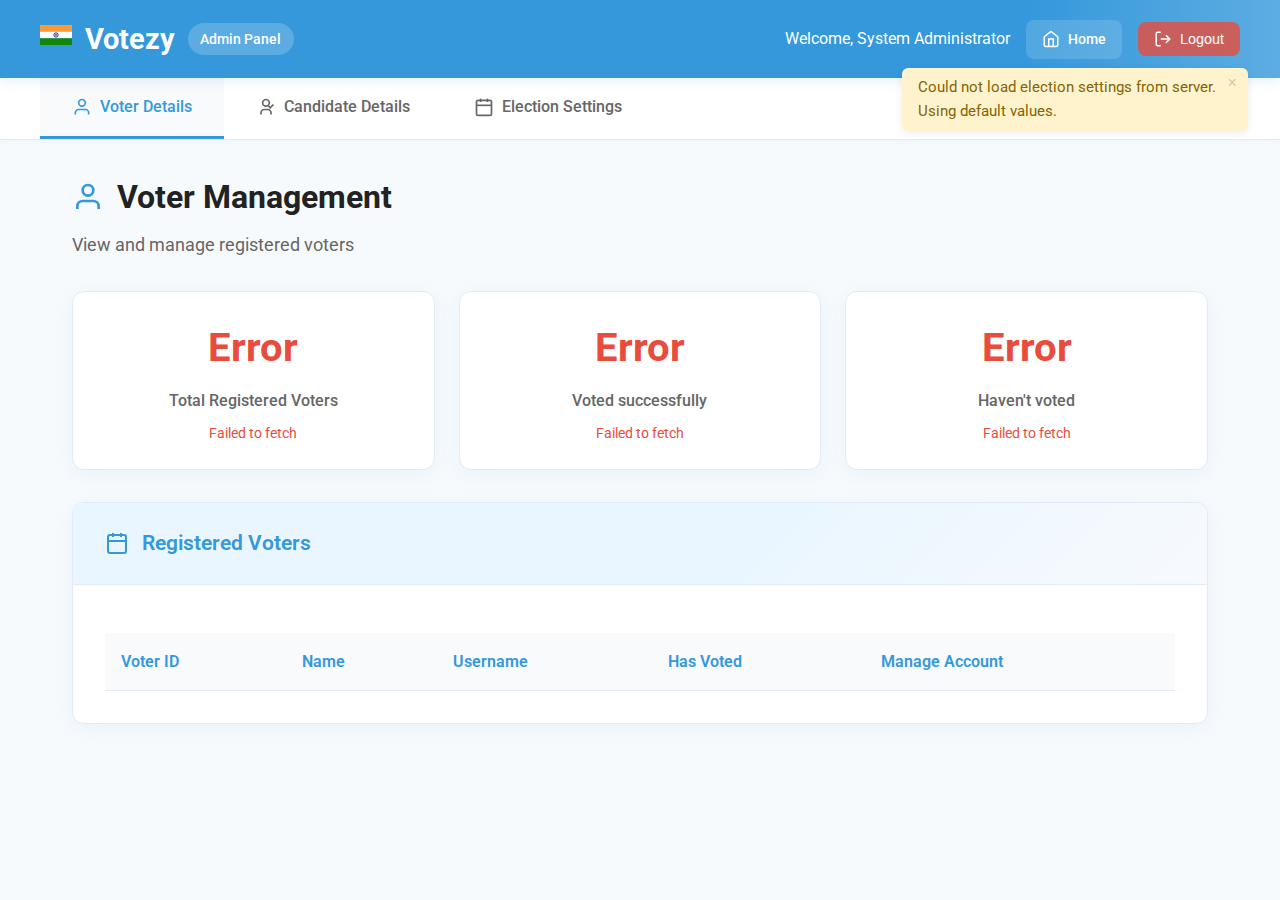
<file: VotezyFrontend/admin-panel.html>
<!DOCTYPE html>
<html lang="en">
<head>
    <meta charset="UTF-8">
    <meta name="viewport" content="width=device-width, initial-scale=1.0">
    <title>Votezy Admin Panel</title>
    <link rel="preconnect" href="https://fonts.googleapis.com">
    <link rel="preconnect" href="https://fonts.gstatic.com" crossorigin>
    <link href="https://fonts.googleapis.com/css2?family=Roboto:wght@400;500;700&display=swap" rel="stylesheet">
    <style>
        * {
            margin: 0;
            padding: 0;
            box-sizing: border-box;
        }

        body {
            font-family: 'Roboto', sans-serif;
            background: #f7fafd;
            line-height: 1.6;
            color: #333;
        }

        /* Header */
        .admin-header {
            background: linear-gradient(90deg, #3498db 80%, #5dade2 100%);
            color: #fff;
            padding: 1rem 2rem;
            box-shadow: 0 2px 12px rgba(52,152,219,0.15);
            position: sticky;
            top: 0;
            z-index: 1000;
        }

        .header-content {
            display: flex;
            justify-content: space-between;
            align-items: center;
            max-width: 1200px;
            margin: 0 auto;
        }

        .logo-section {
            display: flex;
            align-items: center;
            gap: 0.8rem;
        }

        .logo-section h1 {
            font-size: 1.8rem;
            font-weight: 700;
            margin: 0;
        }

        .admin-badge {
            background: rgba(255,255,255,0.2);
            padding: 0.3rem 0.8rem;
            border-radius: 20px;
            font-size: 0.9rem;
            font-weight: 500;
        }

        .user-section {
            display: flex;
            align-items: center;
            gap: 1rem;
        }

        .header-btn {
            background: rgba(255,255,255,0.2);
            color: #fff;
            border: none;
            padding: 0.5rem 1rem;
            border-radius: 8px;
            cursor: pointer;
            font-weight: 500;
            transition: background 0.3s;
            display: flex;
            align-items: center;
            gap: 0.5rem;
            text-decoration: none;
            font-size: 0.9rem;
        }

        .header-btn:hover {
            background: rgba(255,255,255,0.3);
        }

        .home-btn {
            background: rgba(255,255,255,0.15);
        }

        .logout-btn {
            background: rgba(231, 76, 60, 0.8);
        }

        .logout-btn:hover {
            background: rgba(231, 76, 60, 0.9);
        }

        /* Header Messages Container */
        .header-messages {
            background: #fff;
            border-left: 4px solid transparent;
            box-shadow: 0 2px 8px rgba(0,0,0,0.1);
            margin: 0 2rem;
            border-radius: 0 0 8px 8px;
            position: relative;
            z-index: 999;
            max-width: 1200px;
            margin-left: auto;
            margin-right: auto;
            transform: translateY(-2px);
        }

        .header-messages.compact {
            background: none;
            box-shadow: none;
            border-radius: 0;
            margin: 0;
            max-width: 350px;
            margin-left: auto;
            margin-right: 2rem;
            position: absolute;
            top: 70px;
            right: 0;
            z-index: 1001;
        }

        .header-message {
            padding: 0.5rem 1rem;
            font-size: 0.92rem;
            margin-bottom: 0.3rem;
            border-radius: 6px;
            box-shadow: 0 2px 8px rgba(0,0,0,0.08);
            display: none;
            position: relative;
            min-width: 220px;
            max-width: 350px;
        }

        @keyframes slideDown {
            from {
                opacity: 0;
                transform: translateY(-10px);
            }
            to {
                opacity: 1;
                transform: translateY(0);
            }
        }

        .header-message.success {
            background: #d4edda;
            color: #155724;
            border-left-color: #28a745;
        }

        .header-message.error {
            background: #f8d7da;
            color: #721c24;
            border-left-color: #dc3545;
        }

        .header-message.warning {
            background: #fff3cd;
            color: #856404;
            border-left-color: #ffc107;
        }

        .header-message.info {
            background: #d1ecf1;
            color: #0c5460;
            border-left-color: #17a2b8;
        }

        .header-message .close-btn {
            position: absolute;
            top: 0.4rem;
            right: 0.7rem;
            font-size: 1rem;
            cursor: pointer;
            color: inherit;
            opacity: 0.3;
            background: none;
            border: none;
            transition: opacity 0.2s;
            z-index: 2;
        }

        .header-message .close-btn:hover {
            opacity: 0.7;
        }

        @keyframes shake {
            0% { transform: translateX(0); }
            20% { transform: translateX(-8px); }
            40% { transform: translateX(8px); }
            60% { transform: translateX(-8px); }
            80% { transform: translateX(8px); }
            100% { transform: translateX(0); }
        }
        .header-message.shake {
            animation: shake 0.6s;
        }

        /* Navigation */
        .nav-tabs {
            background: #fff;
            border-bottom: 1px solid #e3eaf7;
            padding: 0 2rem;
            box-shadow: 0 2px 8px rgba(52,152,219,0.05);
        }

        .nav-container {
            max-width: 1200px;
            margin: 0 auto;
            display: flex;
            gap: 0;
        }

        .nav-tab {
            padding: 1rem 2rem;
            cursor: pointer;
            border-bottom: 3px solid transparent;
            transition: all 0.3s;
            font-weight: 500;
            color: #666;
            display: flex;
            align-items: center;
            gap: 0.5rem;
        }

        .nav-tab:hover {
            background: #f8fafc;
            color: #3498db;
        }

        .nav-tab.active {
            color: #3498db;
            border-bottom-color: #3498db;
            background: #f8fafc;
        }

        /* Main Content */
        .main-content {
            max-width: 1200px;
            margin: 0 auto;
            padding: 2rem;
        }

        .content-section {
            display: none;
        }

        .content-section.active {
            display: block;
        }

        .section-header {
            margin-bottom: 2rem;
        }

        .section-title {
            font-size: 2rem;
            color: #222;
            margin-bottom: 0.5rem;
            display: flex;
            align-items: center;
            gap: 0.8rem;
        }

        .section-subtitle {
            color: #666;
            font-size: 1.1rem;
        }

        /* Cards */
        .card {
            background: #fff;
            border-radius: 12px;
            box-shadow: 0 4px 20px rgba(52,152,219,0.08);
            margin-bottom: 2rem;
            border: 1px solid #e3eaf7;
            overflow: hidden;
        }

        .card-header {
            background: linear-gradient(135deg, #eaf6ff 60%, #f7fafd 100%);
            padding: 1.5rem 2rem;
            border-bottom: 1px solid #e3eaf7;
        }

        .card-title {
            font-size: 1.3rem;
            font-weight: 600;
            color: #3498db;
            margin: 0;
            display: flex;
            align-items: center;
            gap: 0.8rem;
        }

        .card-content {
            padding: 2rem;
        }

        /* Countdown Timer Styles */
        .countdown-container {
            background: linear-gradient(135deg, #667eea 0%, #764ba2 100%);
            color: #fff;
            padding: 2rem;
            border-radius: 12px;
            margin-top: 1.5rem;
            margin-bottom: 2rem;
            text-align: center;
            box-shadow: 0 8px 32px rgba(102, 126, 234, 0.3);
        }

        .countdown-title {
            font-size: 1.4rem;
            font-weight: 600;
            margin-bottom: 1rem;
            display: flex;
            align-items: center;
            justify-content: center;
            gap: 0.5rem;
        }

        .countdown-display {
            display: flex;
            justify-content: center;
            gap: 1.5rem;
            margin-bottom: 1rem;
        }

        .countdown-unit {
            background: rgba(255, 255, 255, 0.1);
            border-radius: 8px;
            padding: 1rem 0.8rem;
            min-width: 80px;
            backdrop-filter: blur(10px);
        }

        .countdown-number {
            font-size: 2.2rem;
            font-weight: 700;
            display: block;
            line-height: 1;
        }

        .countdown-label {
            font-size: 0.9rem;
            opacity: 0.9;
            margin-top: 0.3rem;
        }

        .countdown-status {
            font-size: 1.1rem;
            opacity: 0.95;
            margin-top: 0.5rem;
        }

        .countdown-ended {
            background: linear-gradient(135deg, #27ae60 0%, #2ecc71 100%);
        }

        .countdown-active {
            background: linear-gradient(135deg, #27ae60 0%, #2ecc71 100%) !important;
        }

        .countdown-active .countdown-title {
            color: #fff;
        }

        @keyframes spin {
            from { transform: rotate(0deg); }
            to { transform: rotate(360deg); }
        }

        /* Tables */
        .table-container {
            overflow-x: auto;
        }

        table {
            width: 100%;
            border-collapse: collapse;
            margin-top: 1rem;
        }

        th, td {
            padding: 1rem;
            text-align: left;
            border-bottom: 1px solid #e3eaf7;
        }

        th {
            background: #f8fafc;
            font-weight: 600;
            color: #3498db;
        }

        tr:hover {
            background: #f8fafc;
        }

        /* Action Buttons */
        .edit-btn, .delete-btn, .candidate-edit-btn, .candidate-delete-btn {
            padding: 0.4rem 0.8rem;
            margin: 0 0.2rem;
            border: none;
            border-radius: 4px;
            cursor: pointer;
            font-size: 0.85rem;
            font-weight: 500;
            transition: all 0.2s;
        }

        .edit-btn, .candidate-edit-btn {
            background: #3498db;
            color: white;
        }

        .edit-btn:hover, .candidate-edit-btn:hover {
            background: #2980b9;
        }

        .edit-btn:disabled, .candidate-edit-btn:disabled {
            background: #bdc3c7;
            cursor: not-allowed;
            opacity: 0.6;
        }

        .delete-btn, .candidate-delete-btn {
            background: #e74c3c;
            color: white;
        }

        .delete-btn:hover, .candidate-delete-btn:hover {
            background: #c0392b;
        }

        .delete-btn:disabled, .candidate-delete-btn:disabled {
            background: #bdc3c7;
            cursor: not-allowed;
            opacity: 0.6;
        }

        /* Forms */
        .form-grid {
            display: grid;
            grid-template-columns: repeat(auto-fit, minmax(300px, 1fr));
            gap: 2rem;
            margin-bottom: 2rem;
        }

        #election-form .form-grid {
            display: grid;
            grid-template-columns: 1fr 1fr;
            grid-template-rows: repeat(3, auto);
            gap: 2rem;
        }

        .form-group {
            display: flex;
            flex-direction: column;
            gap: 0.5rem;
        }

        .form-label {
            font-weight: 600;
            color: #444;
            display: flex;
            align-items: center;
            gap: 0.5rem;
        }

        .form-input {
            padding: 0.8rem 1rem;
            border: 1px solid #d0d7de;
            border-radius: 8px;
            font-size: 1rem;
            transition: border-color 0.3s;
            background: #fff;
        }

        .form-input:focus {
            outline: none;
            border-color: #3498db;
            box-shadow: 0 0 0 3px rgba(52,152,219,0.1);
        }

        .btn-primary {
            background: linear-gradient(90deg, #3498db 80%, #5dade2 100%);
            color: #fff;
            border: none;
            padding: 0.8rem 2rem;
            border-radius: 8px;
            font-size: 1rem;
            font-weight: 600;
            cursor: pointer;
            transition: transform 0.2s, box-shadow 0.2s;
            box-shadow: 0 4px 12px rgba(52,152,219,0.2);
        }

        .btn-primary:hover {
            transform: translateY(-2px);
            box-shadow: 0 6px 20px rgba(52,152,219,0.3);
        }

        .btn-secondary {
            background: #fff;
            color: #3498db;
            border: 1px solid #3498db;
            padding: 0.8rem 2rem;
            border-radius: 8px;
            font-size: 1rem;
            font-weight: 600;
            cursor: pointer;
            transition: all 0.2s;
            margin-left: 1rem;
        }

        .btn-secondary:hover {
            background: #3498db;
            color: #fff;
        }

        /* Status and Control Buttons */
        .status-control-container {
            display: flex;
            align-items: center;
            gap: 1rem;
            margin-top: 1.5rem;
            padding: 1.5rem;
            background: #f8fafc;
            border-radius: 8px;
            border: 1px solid #e3eaf7;
            flex-wrap: wrap;
        }

        .btn-status {
            background: #95a5a6;
            color: #fff;
            border: none;
            padding: 0.8rem 1.5rem;
            border-radius: 8px;
            font-size: 0.95rem;
            font-weight: 600;
            cursor: default;
            transition: all 0.2s;
            display: flex;
            align-items: center;
            gap: 0.5rem;
        }

        .btn-status.inactive {
            background: #e74c3c;
        }

        .btn-status.active {
            background: #27ae60;
        }

        .btn-status.completed {
            background: #8e44ad;
        }

        .btn-declare-result {
            background: linear-gradient(90deg, #f39c12 0%, #e67e22 100%);
            color: #fff;
            border: none;
            padding: 0.8rem 1.5rem;
            border-radius: 8px;
            font-size: 0.95rem;
            font-weight: 600;
            cursor: pointer;
            transition: all 0.2s;
            display: flex;
            align-items: center;
            gap: 0.5rem;
        }

        .btn-declare-result:hover {
            transform: translateY(-2px);
            box-shadow: 0 6px 20px rgba(243,156,18,0.3);
        }

        .btn-declare-result:disabled {
            background: #bdc3c7;
            cursor: not-allowed;
            opacity: 0.6;
        }

        .btn-declare-result:disabled:hover {
            transform: none;
            box-shadow: none;
        }

        .btn-declare-result.permanently-disabled {
            background: #27ae60 !important;
            cursor: default !important;
            opacity: 1 !important;
        }

        .btn-declare-result.permanently-disabled:hover {
            transform: none !important;
            box-shadow: none !important;
        }

        /* View Results Button */
        .btn-view-results {
            background: linear-gradient(90deg, #8e44ad 0%, #9b59b6 100%);
            color: #fff;
            border: none;
            padding: 0.8rem 1.5rem;
            border-radius: 8px;
            font-size: 0.95rem;
            font-weight: 600;
            cursor: pointer;
            transition: all 0.2s;
            display: flex;
            align-items: center;
            gap: 0.5rem;
        }

        .btn-view-results:hover {
            transform: translateY(-2px);
            box-shadow: 0 6px 20px rgba(142,68,173,0.3);
        }

        .btn-view-results:disabled {
            background: #bdc3c7;
            cursor: not-allowed;
            opacity: 0.6;
        }

        .btn-view-results:disabled:hover {
            transform: none;
            box-shadow: none;
        }

        .btn-view-results.permanently-enabled {
            background: linear-gradient(90deg, #8e44ad 0%, #9b59b6 100%) !important;
            cursor: pointer !important;
            opacity: 1 !important;
        }

        .btn-view-results.permanently-enabled:hover {
            transform: translateY(-2px) !important;
            box-shadow: 0 6px 20px rgba(142,68,173,0.3) !important;
        }

        /* Reset button specific styling */
        .btn-reset {
            background: #e74c3c;
            color: #fff;
            border: 1px solid #e74c3c;
            padding: 0.8rem 2rem;
            border-radius: 8px;
            font-size: 1rem;
            font-weight: 600;
            cursor: pointer;
            transition: all 0.2s;
            margin-left: 0rem;
        }

        .btn-reset:hover {
            background: #c0392b;
            border-color: #c0392b;
        }

        .btn-reset:disabled {
            background: #bdc3c7;
            border-color: #bdc3c7;
            cursor: not-allowed;
            opacity: 0.6;
        }

        /* Stats Cards */
        .stats-grid {
            display: grid;
            grid-template-columns: repeat(auto-fit, minmax(250px, 1fr));
            gap: 1.5rem;
            margin-bottom: 2rem;
        }

        .stat-card {
            background: #fff;
            padding: 1.5rem;
            border-radius: 12px;
            box-shadow: 0 4px 20px rgba(52,152,219,0.08);
            border: 1px solid #e3eaf7;
            text-align: center;
            position: relative;
            transition: all 0.3s ease;
        }

        .stat-card.loading {
            opacity: 0.7;
        }

        .stat-card.loading::after {
            content: '';
            position: absolute;
            top: 10px;
            right: 10px;
            width: 12px;
            height: 12px;
            border: 2px solid #3498db;
            border-radius: 50%;
            border-top-color: transparent;
            animation: spin 1s linear infinite;
        }

        @keyframes spin {
            to { transform: rotate(360deg); }
        }

        .stat-value {
            font-size: 2.5rem;
            font-weight: 700;
            color: #3498db;
            margin-bottom: 0.5rem;
            transition: all 0.3s ease;
        }

        .stat-label {
            color: #666;
            font-weight: 500;
        }

        .stat-error {
            color: #e74c3c;
            font-size: 0.9rem;
            margin-top: 0.5rem;
        }

        .last-updated {
            position: absolute;
            top: 5px;
            right: 5px;
            font-size: 0.7rem;
            color: #999;
            background: rgba(255,255,255,0.8);
            padding: 2px 5px;
            border-radius: 3px;
        }

        /* Election Settings */
        .election-status {
            display: inline-block;
            padding: 0.5rem 1rem;
            border-radius: 20px;
            font-weight: 600;
            font-size: 0.9rem;
        }

        .status-active {
            background: #d4edda;
            color: #155724;
        }

        .status-inactive {
            background: #f8d7da;
            color: #721c24;
        }

        .status-completed {
            background: #e2e3f0;
            color: #6f42c1;
        }

        /* Modal Styles */
        #modalOverlay, #candidateModalOverlay {
            display: none;
            position: fixed;
            inset: 0;
            background: rgba(0,0,0,0.4);
            z-index: 999;
        }

        #editModal, #editCandidateModal {
            display: none;
            position: fixed;
            top: 15%;
            left: 50%;
            transform: translateX(-50%);
            background: #fff;
            padding: 20px;
            border-radius: 8px;
            box-shadow: 0 2px 12px rgba(0,0,0,0.3);
            z-index: 1000;
            width: 300px;
        }

        #editModal h3, #editCandidateModal h3 {
            margin-bottom: 1rem;
            color: #3498db;
        }

        #editModal label, #editCandidateModal label {
            display: block;
            margin: 0.5rem 0 0.2rem 0;
            font-weight: 500;
        }

        #editModal input, #editCandidateModal input, #editCandidateModal select {
            width: 100%;
            padding: 0.5rem;
            border: 1px solid #ddd;
            border-radius: 4px;
            margin-bottom: 1rem;
        }

        #editModal div, #editCandidateModal div {
            display: flex;
            justify-content: space-between;
        }

        #editModal button, #editCandidateModal button {
            width: 48%;
            padding: 8px;
            border: none;
            border-radius: 4px;
            cursor: pointer;
            font-weight: 500;
        }

        #editModal button[type="submit"], #editCandidateModal button[type="submit"] {
            background: #3498db;
            color: white;
        }

        #editModal button[type="button"], #editCandidateModal button[type="button"] {
            background: #95a5a6;
            color: white;
        }

        /* Delete Confirmation Modal */
        .delete-modal {
            display: none;
            position: fixed;
            top: 0;
            left: 0;
            width: 100%;
            height: 100%;
            background: rgba(0,0,0,0.8);
            z-index: 2500;
            justify-content: center;
            align-items: center;
            padding: 1rem;
        }

        .delete-modal.active {
            display: flex;
        }

        .delete-modal-content {
            background: #fff;
            border-radius: 16px;
            max-width: 450px;
            width: 100%;
            box-shadow: 0 16px 64px rgba(0,0,0,0.3);
            overflow: hidden;
        }

        .delete-modal-header {
            background: linear-gradient(135deg, #e74c3c 0%, #c0392b 100%);
            color: #fff;
            padding: 1.5rem 2rem;
            text-align: center;
        }

        .delete-modal-title {
            font-size: 1.4rem;
            font-weight: 700;
            margin-bottom: 0.5rem;
            display: flex;
            align-items: center;
            justify-content: center;
            gap: 0.5rem;
        }

        .delete-modal-subtitle {
            font-size: 1rem;
            opacity: 0.9;
        }

        .delete-modal-body {
            padding: 2rem;
            text-align: center;
        }

        .delete-message {
            font-size: 1.1rem;
            color: #666;
            margin-bottom: 2rem;
            line-height: 1.6;
        }

        .delete-buttons {
            display: flex;
            gap: 1rem;
            justify-content: center;
        }

        .confirm-delete-btn {
            background: linear-gradient(90deg, #e74c3c 0%, #c0392b 100%);
            color: #fff;
            border: none;
            padding: 0.8rem 1.5rem;
            border-radius: 8px;
            font-size: 1rem;
            font-weight: 600;
            cursor: pointer;
            transition: all 0.3s;
            display: flex;
            align-items: center;
            gap: 0.5rem;
        }

        .confirm-delete-btn:hover {
            transform: translateY(-2px);
            box-shadow: 0 6px 20px rgba(231,76,60,0.3);
        }

        .cancel-delete-btn {
            background: #6c757d;
            color: #fff;
            border: none;
            padding: 0.8rem 1.5rem;
            border-radius: 8px;
            font-size: 1rem;
            font-weight: 600;
            cursor: pointer;
            transition: all 0.3s;
        }

        .cancel-delete-btn:hover {
            background: #5a6268;
            transform: translateY(-2px);
        }

        /* Logout Modal Styles */
        .logout-modal {
            display: none;
            position: fixed;
            top: 0;
            left: 0;
            width: 100%;
            height: 100%;
            background: rgba(0,0,0,0.8);
            z-index: 2500;
            justify-content: center;
            align-items: center;
            padding: 1rem;
        }

        .logout-modal.active {
            display: flex;
        }

        .logout-modal-content {
            background: #fff;
            border-radius: 16px;
            max-width: 450px;
            width: 100%;
            box-shadow: 0 16px 64px rgba(0,0,0,0.3);
            overflow: hidden;
        }

        .logout-modal-header {
            background: linear-gradient(135deg, #e74c3c 0%, #c0392b 100%);
            color: #fff;
            padding: 1.5rem 2rem;
            text-align: center;
        }

        .logout-modal-title {
            font-size: 1.4rem;
            font-weight: 700;
            margin-bottom: 0.5rem;
            display: flex;
            align-items: center;
            justify-content: center;
            gap: 0.5rem;
        }

        .logout-modal-subtitle {
            font-size: 1rem;
            opacity: 0.9;
        }

        .logout-modal-body {
            padding: 2rem;
            text-align: center;
        }

        .logout-message {
            font-size: 1.1rem;
            color: #666;
            margin-bottom: 2rem;
            line-height: 1.6;
        }

        .logout-buttons {
            display: flex;
            gap: 1rem;
            justify-content: center;
        }

        .confirm-logout-btn {
            background: linear-gradient(90deg, #e74c3c 0%, #c0392b 100%);
            color: #fff;
            border: none;
            padding: 0.8rem 1.5rem;
            border-radius: 8px;
            font-size: 1rem;
            font-weight: 600;
            cursor: pointer;
            transition: all 0.3s;
            display: flex;
            align-items: center;
            gap: 0.5rem;
        }

        .confirm-logout-btn:hover {
            transform: translateY(-2px);
            box-shadow: 0 6px 20px rgba(231,76,60,0.3);
        }

        .cancel-logout-btn {
            background: #6c757d;
            color: #fff;
            border: none;
            padding: 0.8rem 1.5rem;
            border-radius: 8px;
            font-size: 1rem;
            font-weight: 600;
            cursor: pointer;
            transition: all 0.3s;
        }

        .cancel-logout-btn:hover {
            background: #5a6268;
            transform: translateY(-2px);
        }

        /* Responsive Design */
        @media (max-width: 768px) {
            .admin-header {
                padding: 1rem;
            }

            .header-content {
                flex-direction: column;
                gap: 1rem;
            }

            .user-section {
                flex-wrap: wrap;
                justify-content: center;
            }

            .header-messages {
                margin: 0 1rem;
            }

            .nav-tabs {
                padding: 0 1rem;
            }

            .nav-container {
                flex-direction: column;
            }

            .nav-tab {
                padding: 0.8rem 1rem;
                border-bottom: none;
                border-left: 3px solid transparent;
            }

            .nav-tab.active {
                border-left-color: #3498db;
                border-bottom-color: transparent;
            }

            .main-content {
                padding: 1rem;
            }

            .section-title {
                font-size: 1.5rem;
            }

            .card-content {
                padding: 1rem;
            }

            .form-grid {
                grid-template-columns: 1fr;
                gap: 1rem;
            }

            .stats-grid {
                grid-template-columns: repeat(auto-fit, minmax(200px, 1fr));
            }

            th, td {
                padding: 0.5rem;
                font-size: 0.9rem;
            }

            .logout-buttons {
                flex-direction: column;
            }

            .logout-modal-content {
                margin: 1rem;
                max-width: calc(100% - 2rem);
            }

            .logout-modal-body {
                padding: 1rem;
            }

            .delete-buttons {
                flex-direction: column;
            }

            .delete-modal-content {
                margin: 1rem;
                max-width: calc(100% - 2rem);
            }

            .delete-modal-body {
                padding: 1rem;
            }

            .status-control-container {
                flex-direction: column;
                align-items: stretch;
            }

            .countdown-display {
                gap: 0.8rem;
            }

            .countdown-unit {
                min-width: 60px;
                padding: 0.8rem 0.5rem;
            }

            .countdown-number {
                font-size: 1.8rem;
            }
        }

        /* Flag Icon */
        .flag-icon {
            display: inline-block;
            vertical-align: middle;
        }
    </style>
</head>
<body>
    <!-- Header -->
    <header class="admin-header">
        <div class="header-content">
            <div class="logo-section">
                <span class="flag-icon">
                    <svg width="32" height="20" viewBox="0 0 32 20" xmlns="http://www.w3.org/2000/svg">
                        <rect width="32" height="6.67" y="0" fill="#FF9933"/>
                        <rect width="32" height="6.67" y="6.67" fill="#FFFFFF"/>
                        <rect width="32" height="6.66" y="13.34" fill="#138808"/>
                        <circle cx="16" cy="10" r="2.2" fill="none" stroke="#000088" stroke-width="0.7"/>
                        <g stroke="#000088" stroke-width="0.3">
                            <g>
                                <line x1="16" y1="7.8" x2="16" y2="12.2"/>
                                <line x1="13.8" y1="10" x2="18.2" y2="10"/>
                            </g>
                            <g transform="rotate(45 16 10)">
                                <line x1="16" y1="7.8" x2="16" y2="12.2"/>
                                <line x1="13.8" y1="10" x2="18.2" y2="10"/>
                            </g>
                        </g>
                    </svg>
                </span>
                <h1>Votezy</h1>
                <span class="admin-badge">Admin Panel</span>
            </div>
            <div class="user-section">
                <span>Welcome, System Administrator</span>
                <a href="index.html" class="header-btn home-btn">
                    <svg width="18" height="18" viewBox="0 0 24 24" fill="none" stroke="currentColor" stroke-width="2">
                        <path d="M3 9l9-7 9 7v11a2 2 0 0 1-2 2H5a2 2 0 0 1-2-2z"/>
                        <polyline points="9,22 9,12 15,12 15,22"/>
                    </svg>
                    Home
                </a>
                <button class="header-btn logout-btn" onclick="showLogoutConfirmation()">
                    <svg width="18" height="18" viewBox="0 0 24 24" fill="none" stroke="currentColor" stroke-width="2">
                        <path d="M9 21H5a2 2 0 0 1-2-2V5a2 2 0 0 1 2-2h4"/>
                        <polyline points="16,17 21,12 16,7"/>
                        <line x1="21" y1="12" x2="9" y2="12"/>
                    </svg>
                    Logout
                </button>
            </div>
        </div>
        <!-- Compact header-messages box -->
        <div class="header-messages compact">
            <div id="header-success-message" class="header-message success">
                <button class="close-btn" onclick="hideHeaderMessage('header-success-message')">&times;</button>
                <span class="message-text"></span>
            </div>
            <div id="header-error-message" class="header-message error">
                <button class="close-btn" onclick="hideHeaderMessage('header-error-message')">&times;</button>
                <span class="message-text"></span>
            </div>
            <div id="header-warning-message" class="header-message warning">
                <button class="close-btn" onclick="hideHeaderMessage('header-warning-message')">&times;</button>
                <span class="message-text"></span>
            </div>
            <div id="header-info-message" class="header-message info">
                <button class="close-btn" onclick="hideHeaderMessage('header-info-message')">&times;</button>
                <span class="message-text"></span>
            </div>
        </div>
    </header>

    <!-- Navigation Tabs -->
    <nav class="nav-tabs">
        <div class="nav-container">
            <div class="nav-tab active" data-section="voters">
                <svg width="20" height="20" viewBox="0 0 24 24" fill="none" stroke="currentColor" stroke-width="2">
                    <path d="M20 21v-2a4 4 0 0 0-4-4H8a4 4 0 0 0-4 4v2"/>
                    <circle cx="12" cy="7" r="4"/>
                </svg>
                Voter Details
            </div>
            <div class="nav-tab" data-section="candidates">
                <svg width="20" height="20" viewBox="0 0 24 24" fill="none" stroke="currentColor" stroke-width="2">
                    <circle cx="12" cy="7" r="4"/>
                    <path d="M6 21v-2a4 4 0 0 1 4-4h4a4 4 0 0 1 4 4v2"/>
                    <path d="M15 11l2 2l4 -4"/>
                </svg>
                Candidate Details
            </div>
            <div class="nav-tab" data-section="election">
                <svg width="20" height="20" viewBox="0 0 24 24" fill="none" stroke="currentColor" stroke-width="2">
                    <rect x="3" y="4" width="18" height="18" rx="2" ry="2"/>
                    <line x1="16" y1="2" x2="16" y2="6"/>
                    <line x1="8" y1="2" x2="8" y2="6"/>
                    <line x1="3" y1="10" x2="21" y2="10"/>
                </svg>
                Election Settings
            </div>
        </div>
    </nav>

    <!-- Main Content -->
    <main class="main-content">
        <!-- Voter Details Section -->
        <section id="voters" class="content-section active">
            <div class="section-header">
                <h2 class="section-title">
                    <svg width="32" height="32" viewBox="0 0 24 24" fill="none" stroke="#3498db" stroke-width="2">
                        <path d="M20 21v-2a4 4 0 0 0-4-4H8a4 4 0 0 0-4 4v2"/>
                        <circle cx="12" cy="7" r="4"/>
                    </svg>
                    Voter Management
                </h2>
                <p class="section-subtitle">View and manage registered voters</p>
            </div>

            <div class="stats-grid">
                <div class="stat-card" id="total-voters-card">
                    <div class="last-updated" id="total-voters-updated"></div>
                    <div class="stat-value" id="total-voters-value">Loading...</div>
                    <div class="stat-label">Total Registered Voters</div>
                    <div class="stat-error" id="total-voters-error" style="display: none;"></div>
                </div>
                <div class="stat-card" id="voted-successfully-card">
                    <div class="last-updated" id="voted-successfully-updated"></div>
                    <div class="stat-value" id="voted-successfully-value">Loading...</div>
                    <div class="stat-label">Voted successfully</div>
                    <div class="stat-error" id="voted-successfully-error" style="display: none;"></div>
                </div>
                <div class="stat-card" id="havent-voted-card">
                    <div class="last-updated" id="havent-voted-updated"></div>
                    <div class="stat-value" id="havent-voted-value">Loading...</div>
                    <div class="stat-label">Haven't voted</div>
                    <div class="stat-error" id="havent-voted-error" style="display: none;"></div>
                </div>
            </div>

            <div class="card">
                <div class="card-header">
                    <h3 class="card-title">
                        <svg width="24" height="24" viewBox="0 0 24 24" fill="none" stroke="currentColor" stroke-width="2">
                            <rect x="3" y="4" width="18" height="18" rx="2" ry="2"/>
                            <line x1="16" y1="2" x2="16" y2="6"/>
                            <line x1="8" y1="2" x2="8" y2="6"/>
                            <line x1="3" y1="10" x2="21" y2="10"/>
                        </svg>
                        Registered Voters
                    </h3>
                </div>
                <div class="card-content">
                    <div class="table-container">
                        <table>
                            <thead>
                                <tr>
                                    <th>Voter ID</th>
                                    <th>Name</th>
                                    <th>Username</th>
                                    <th>Has Voted</th>
                                    <th>Manage Account</th>
                                </tr>
                            </thead>
                            <tbody id="voterTableBody">
                                <!-- Dynamic rows here -->
                            </tbody>
                        </table>

                        <!-- Modal Overlay -->
                        <div id="modalOverlay"></div>

                        <!-- Edit Modal -->
                        <div id="editModal">
                            <h3>Edit Voter</h3>
                            <form id="editForm">
                                <input type="hidden" id="editVoterId" />
                                <label for="editFullName">Full Name</label>
                                <input type="text" id="editFullName" required />
                                <label for="editUsername">Username (Email)</label>
                                <input type="email" id="editUsername" required />
                                <div>
                                    <button type="submit">Save</button>
                                    <button type="button" id="cancelBtn">Cancel</button>
                                </div>
                            </form>
                        </div>
                    </div>
                </div>
            </div>
        </section>

        <!-- Candidate Details Section -->
        <section id="candidates" class="content-section">
            <div class="section-header">
                <h2 class="section-title">
                    <svg width="32" height="32" viewBox="0 0 24 24" fill="none" stroke="#3498db" stroke-width="2">
                        <circle cx="12" cy="7" r="4"/>
                        <path d="M6 21v-2a4 4 0 0 1 4-4h4a4 4 0 0 1 4 4v2"/>
                        <path d="M15 11l2 2l4 -4"/>
                    </svg>
                    Candidate Management
                </h2>
                <p class="section-subtitle">View and manage election candidates</p>
            </div>

            <div class="stats-grid">
                <div class="stat-card" id="total-candidates-card">
                    <div class="last-updated" id="total-candidates-updated"></div>
                    <div class="stat-value" id="total-candidates-value">Loading...</div>
                    <div class="stat-label">Total Candidates</div>
                    <div class="stat-error" id="total-candidates-error" style="display: none;"></div>
                </div>
                <div class="stat-card" id="completed-profiles-card">
                    <div class="last-updated" id="completed-profiles-updated"></div>
                    <div class="stat-value" id="completed-profiles-value">Loading...</div>
                    <div class="stat-label">Profile Completed</div>
                    <div class="stat-error" id="completed-profiles-error" style="display: none;"></div>
                </div>
                <div class="stat-card" id="incomplete-profiles-card">
                    <div class="last-updated" id="incomplete-profiles-updated"></div>
                    <div class="stat-value" id="incomplete-profiles-value">Loading...</div>
                    <div class="stat-label">Profile Incompleted</div>
                    <div class="stat-error" id="incomplete-profiles-error" style="display: none;"></div>
                </div>
            </div>

            <div class="card">
                <div class="card-header">
                    <h3 class="card-title">
                        <svg width="24" height="24" viewBox="0 0 24 24" fill="none" stroke="currentColor" stroke-width="2">
                            <circle cx="12" cy="7" r="4"/>
                            <path d="M6 21v-2a4 4 0 0 1 4-4h4a4 4 0 0 1 4 4v2"/>
                        </svg>
                        Registered Candidates
                    </h3>
                </div>
                <div class="card-content">
                    <div class="table-container">
                        <table>
                            <thead>
                                <tr>
                                    <th>Candidate ID</th>
                                    <th>Name</th>
                                    <th>Username</th>
                                    <th>Party Name</th>
                                    <th>Symbol</th>
                                    <th>Status</th>
                                    <th>Vote Count</th>
                                    <th>Manage Account</th>
                                </tr>
                            </thead>
                            <tbody id="candidateTableBody">
                                <!-- Dynamic rows here -->
                            </tbody>
                        </table>

                        <!-- Candidate Modal Overlay -->
                        <div id="candidateModalOverlay"></div>

                        <!-- Edit Candidate Modal -->
                        <div id="editCandidateModal">
                            <h3>Edit Candidate</h3>
                            <form id="editCandidateForm">
                                <input type="hidden" id="editCandidateId" />
                                <label for="editCandidateName">Full Name</label>
                                <input type="text" id="editCandidateName" required />
                                <label for="editCandidateUsername">Username (Email)</label>
                                <input type="email" id="editCandidateUsername" required />
                                <div>
                                    <button type="submit">Save</button>
                                    <button type="button" id="cancelCandidateBtn">Cancel</button>
                                </div>
                            </form>
                        </div>
                    </div>
                </div>
            </div>
        </section>

        <!-- Election Settings Section -->
        <section id="election" class="content-section">
            <div class="section-header">
                <h2 class="section-title">
                    <svg width="32" height="32" viewBox="0 0 24 24" fill="none" stroke="#3498db" stroke-width="2">
                        <rect x="3" y="4" width="18" height="18" rx="2" ry="2"/>
                        <line x1="16" y1="2" x2="16" y2="6"/>
                        <line x1="8" y1="2" x2="8" y2="6"/>
                        <line x1="3" y1="10" x2="21" y2="10"/>
                    </svg>
                    Election Configuration
                </h2>
                <p class="section-subtitle">Configure election settings and schedule</p>
            </div>

            <div class="card">
                <div class="card-header">
                    <h3 class="card-title">
                        <svg width="24" height="24" viewBox="0 0 24 24" fill="none" stroke="currentColor" stroke-width="2">
                            <rect x="3" y="4" width="18" height="18" rx="2" ry="2"/>
                            <line x1="16" y1="2" x2="16" y2="6"/>
                            <line x1="8" y1="2" x2="8" y2="6"/>
                        </svg>
                        Election Details
                    </h3>
                </div>
                <div class="card-content">
                    <form id="election-form">
                        <div class="form-grid">
                            <div class="form-group">
                                <label class="form-label" for="election-name">Election Name</label>
                                <input type="text" id="election-name" name="election-name" class="form-input" placeholder="Enter election name (e.g., General Elections 2024)">
                            </div>
                            <div class="form-group">
                                <label class="form-label" for="election-type">Election Type</label>
                                <select id="election-type" name="election-type" class="form-input">
                                    <option value="general">General Election</option>
                                    <option value="local">Local Election</option>
                                    <option value="by-election">By-Election</option>
                                </select>
                            </div>
                            <div class="form-group">
                                <label class="form-label" for="start-date">Start Date</label>
                                <input type="date" id="start-date" name="start-date" class="form-input">
                            </div>
                            <div class="form-group">
                                <label class="form-label" for="end-date">End Date</label>
                                <input type="date" id="end-date" name="end-date" class="form-input">
                            </div>
                            <div class="form-group">
                                <label class="form-label" for="start-time">Start Time</label>
                                <input type="time" id="start-time" name="start-time" class="form-input">
                            </div>
                            <div class="form-group">
                                <label class="form-label" for="end-time">End Time</label>
                                <input type="time" id="end-time" name="end-time" class="form-input">
                            </div>
                        </div>
                        <!-- Hardcoded description/instruction below the grid -->
                        <div class="form-group">
                            <label class="form-label">
                                Election Description & Instructions
                            </label>
                            <div style="background:#f8fafc;padding:1rem;border-radius:8px;border:1px solid #e3eaf7;color:#444;">
                                Please participate in the election responsibly. Eligible voters can cast their votes online during the specified time period. Make sure to review all candidate details before submitting your vote. For any issues, contact the election administrator.
                            </div>
                        </div>
                        <div class="form-group">
                            <button type="submit" class="btn-primary">
                                Save Election Settings
                            </button>
                            <button type="button" class="btn-reset" id="reset-form-btn">
                                <svg width="18" height="18" viewBox="0 0 24 24" fill="none" stroke="currentColor" stroke-width="2">
                                    <path d="M3 12a9 9 0 1 0 3-7.3L6 5"/>
                                    <path d="M6 2v3h3"/>
                                </svg>
                                Reset Settings
                            </button>
                        </div>
                    </form>
                    
                    <!-- Countdown Timer - Moved below the Reset Settings button -->
                    <div class="countdown-container" id="countdown-container" style="display: none;">
                        <div class="countdown-title" id="countdown-title">
                            <svg width="24" height="24" viewBox="0 0 24 24" fill="none" stroke="currentColor" stroke-width="2">
                                <circle cx="12" cy="12" r="10"/>
                                <polyline points="12,6 12,12 16,14"/>
                            </svg>
                            Election Countdown
                        </div>
                        <div class="countdown-display" id="countdown-display">
                            <div class="countdown-unit">
                                <span class="countdown-number" id="days">00</span>
                                <div class="countdown-label">Days</div>
                            </div>
                            <div class="countdown-unit">
                                <span class="countdown-number" id="hours">00</span>
                                <div class="countdown-label">Hours</div>
                            </div>
                            <div class="countdown-unit">
                                <span class="countdown-number" id="minutes">00</span>
                                <div class="countdown-label">Minutes</div>
                            </div>
                            <div class="countdown-unit">
                                <span class="countdown-number" id="seconds">00</span>
                                <div class="countdown-label">Seconds</div>
                            </div>
                        </div>
                        <div class="countdown-status" id="countdown-status">Time remaining until election ends</div>
                    </div>
                    
                    <!-- Status Control Container with Status Indicator and Control Buttons -->
                    <div class="status-control-container">
                        <div class="btn-status inactive" id="status-indicator">
                            <svg width="18" height="18" viewBox="0 0 24 24" fill="none" stroke="currentColor" stroke-width="2">
                                <circle cx="12" cy="12" r="10"/>
                                <line x1="15" y1="9" x2="9" y2="15"/>
                                <line x1="9" y1="9" x2="15" y2="15"/>
                            </svg>
                            Election Inactive
                        </div>
                        <button type="button" class="btn-declare-result" id="declare-result-btn" disabled>
                            <svg width="18" height="18" viewBox="0 0 24 24" fill="none" stroke="currentColor" stroke-width="2">
                                <path d="M9 11l3 3L22 4"/>
                                <path d="M21 12c0 4.97-4.03 9-9 9s-9-4.03-9-9 4.03-9 9-9c1.5 0 2.91.37 4.15 1.02"/>
                            </svg>
                            Declare Results
                        </button>
                        <button type="button" class="btn-view-results" id="view-results-btn" disabled>
                            <svg width="18" height="18" viewBox="0 0 24 24" fill="none" stroke="currentColor" stroke-width="2">
                                <path d="M1 12s4-8 11-8 11 8 11 8-4 8-11 8-11-8-11-8z"/>
                                <circle cx="12" cy="12" r="3"/>
                            </svg>
                            View Results
                        </button>
                    </div>
                </div>
            </div>
        </section>
    </main>

    <!-- Delete Confirmation Modal -->
    <div class="delete-modal" id="delete-modal">
        <div class="delete-modal-content">
            <div class="delete-modal-header">
                <h3 class="delete-modal-title">
                    <svg width="24" height="24" viewBox="0 0 24 24" fill="none" stroke="currentColor" stroke-width="2">
                        <polyline points="3,6 5,6 21,6"/>
                        <path d="M19,6v14a2,2,0,0,1-2,2H7a2,2,0,0,1-2-2V6m3,0V4a2,2,0,0,1,2-2h4a2,2,0,0,1,2,2V6"/>
                        <line x1="10" y1="11" x2="10" y2="17"/>
                        <line x1="14" y1="11" x2="14" y2="17"/>
                    </svg>
                    Delete Voter
                </h3>
                <p class="delete-modal-subtitle">This action cannot be undone</p>
            </div>
            <div class="delete-modal-body">
                <p class="delete-message" id="delete-confirmation-message">
                    Are you sure you want to delete this voter? This action is permanent and cannot be reversed.
                </p>
                <div class="delete-buttons">
                    <button class="confirm-delete-btn" id="confirm-delete-btn" onclick="executeDelete()">
                        <svg width="18" height="18" viewBox="0 0 24 24" fill="none" stroke="currentColor" stroke-width="2">
                            <polyline points="3,6 5,6 21,6"/>
                            <path d="M19,6v14a2,2,0,0,1-2,2H7a2,2,0,0,1-2-2V6m3,0V4a2,2,0,0,1,2-2h4a2,2,0,0,1,2,2V6"/>
                        </svg>
                        Yes, Delete
                    </button>
                    <button class="cancel-delete-btn" onclick="cancelDelete()">
                        Cancel
                    </button>
                </div>
            </div>
        </div>
    </div>

    <!-- Candidate Delete Confirmation Modal -->
    <div class="delete-modal" id="candidate-delete-modal">
        <div class="delete-modal-content">
            <div class="delete-modal-header">
                <h3 class="delete-modal-title">
                    <svg width="24" height="24" viewBox="0 0 24 24" fill="none" stroke="currentColor" stroke-width="2">
                        <polyline points="3,6 5,6 21,6"/>
                        <path d="M19,6v14a2,2,0,0,1-2,2H7a2,2,0,0,1-2-2V6m3,0V4a2,2,0,0,1,2-2h4a2,2,0,0,1,2,2V6"/>
                        <line x1="10" y1="11" x2="10" y2="17"/>
                        <line x1="14" y1="11" x2="14" y2="17"/>
                    </svg>
                    Delete Candidate
                </h3>
                <p class="delete-modal-subtitle">This action cannot be undone</p>
            </div>
            <div class="delete-modal-body">
                <p class="delete-message" id="candidate-delete-confirmation-message">
                    Are you sure you want to delete this candidate? This action is permanent and cannot be reversed.
                </p>
                <div class="delete-buttons">
                    <button class="confirm-delete-btn" id="confirm-candidate-delete-btn" onclick="executeCandidateDelete()">
                        <svg width="18" height="18" viewBox="0 0 24 24" fill="none" stroke="currentColor" stroke-width="2">
                            <polyline points="3,6 5,6 21,6"/>
                            <path d="M19,6v14a2,2,0,0,1-2,2H7a2,2,0,0,1-2-2V6m3,0V4a2,2,0,0,1,2-2h4a2,2,0,0,1,2,2V6"/>
                        </svg>
                        Yes, Delete
                    </button>
                    <button class="cancel-delete-btn" onclick="cancelCandidateDelete()">
                        Cancel
                    </button>
                </div>
            </div>
        </div>
    </div>

    <!-- Logout Confirmation Modal -->
    <div class="logout-modal" id="logout-modal">
        <div class="logout-modal-content">
            <div class="logout-modal-header">
                <h3 class="logout-modal-title">
                    <svg width="24" height="24" viewBox="0 0 24 24" fill="none" stroke="currentColor" stroke-width="2">
                        <circle cx="12" cy="12" r="10"/>
                        <line x1="9" y1="9" x2="15" y2="15"/>
                        <line x1="15" y1="9" x2="9" y2="15"/>
                    </svg>
                    Confirm Logout
                </h3>
                <p class="logout-modal-subtitle">You are about to leave the Admin Panel</p>
            </div>
            <div class="logout-modal-body">
                <p class="logout-message">
                    Are you sure you want to logout? You will need to enter your credentials again to access the admin panel.
                </p>
                <div class="logout-buttons">
                    <button class="confirm-logout-btn" onclick="confirmLogout()">
                        <svg width="18" height="18" viewBox="0 0 24 24" fill="none" stroke="currentColor" stroke-width="2">
                            <path d="M9 21H5a2 2 0 0 1-2-2V5a2 2 0 0 1 2-2h4"/>
                        <polyline points="16,17 21,12 16,7"/>
                        <line x1="21" y1="12" x2="9" y2="12"/>
                        </svg>
                        Yes, Logout
                    </button>
                    <button class="cancel-logout-btn" onclick="cancelLogout()">
                        Cancel
                    </button>
                </div>
            </div>
        </div>
    </div>

    <!-- Edit Confirmation Modal -->
    <div class="delete-modal" id="edit-confirm-modal">
        <div class="delete-modal-content">
            <div class="delete-modal-header" style="background: linear-gradient(135deg, #3498db 0%, #2980b9 100%);">
                <h3 class="delete-modal-title">
                    <svg width="24" height="24" viewBox="0 0 24 24" fill="none" stroke="currentColor" stroke-width="2">
                        <path d="M12 20v-6M12 4v2m0 0a8 8 0 1 1 0 16a8 8 0 1 1 0-16z"/>
                    </svg>
                    Confirm Edit
                </h3>
                <p class="delete-modal-subtitle">Please confirm your changes</p>
            </div>
            <div class="delete-modal-body">
                <p class="delete-message" id="edit-confirmation-message">
                    Are you sure you want to save these changes to the voter's details?
                </p>
                <div class="delete-buttons">
                    <button class="confirm-delete-btn" id="confirm-edit-btn">
                        Yes, Save Changes
                    </button>
                    <button class="cancel-delete-btn" id="cancel-edit-btn">
                        Cancel
                    </button>
                </div>
            </div>
        </div>
    </div>

    <!-- Candidate Edit Confirmation Modal -->
    <div class="delete-modal" id="candidate-edit-confirm-modal">
        <div class="delete-modal-content">
            <div class="delete-modal-header" style="background: linear-gradient(135deg, #3498db 0%, #2980b9 100%);">
                <h3 class="delete-modal-title">
                    <svg width="24" height="24" viewBox="0 0 24 24" fill="none" stroke="currentColor" stroke-width="2">
                        <path d="M12 20v-6M12 4v2m0 0a8 8 0 1 1 0 16a8 8 0 1 1 0-16z"/>
                    </svg>
                    Confirm Candidate Edit
                </h3>
                <p class="delete-modal-subtitle">Please confirm your changes</p>
            </div>
            <div class="delete-modal-body">
                <p class="delete-message" id="candidate-edit-confirmation-message">
                    Are you sure you want to save these changes to the candidate's details?
                </p>
                <div class="delete-buttons">
                    <button class="confirm-delete-btn" id="confirm-candidate-edit-btn">
                        Yes, Save Changes
                    </button>
                    <button class="cancel-delete-btn" id="cancel-candidate-edit-btn">
                        Cancel
                    </button>
                </div>
            </div>
        </div>
    </div>

    <!-- Reset Confirmation Modal -->
    <div class="delete-modal" id="reset-confirm-modal">
        <div class="delete-modal-content">
            <div class="delete-modal-header">
                <h3 class="delete-modal-title">
                    <svg width="24" height="24" viewBox="0 0 24 24" fill="none" stroke="currentColor" stroke-width="2">
                        <path d="M3 12a9 9 0 1 0 3-7.3L6 5"/>
                        <path d="M6 2v3h3"/>
                    </svg>
                    Reset Election Settings
                </h3>
                <p class="delete-modal-subtitle">This will clear all election configuration</p>
            </div>
            <div class="delete-modal-body">
                <p class="delete-message">
                    Are you sure you want to reset all election settings?<br><br>
                    <strong>This will:</strong><br>
                    • Clear all election configuration data from the database<br>
                    • Reset the form to default values<br>
                    • This action cannot be undone
                </p>
                <div class="delete-buttons">
                    <button class="confirm-delete-btn" id="confirm-reset-btn">
                        <svg width="18" height="18" viewBox="0 0 24 24" fill="none" stroke="currentColor" stroke-width="2">
                            <path d="M3 12a9 9 0 1 0 3-7.3L6 5"/>
                            <path d="M6 2v3h3"/>
                        </svg>
                        Yes, Reset Settings
                    </button>
                    <button class="cancel-delete-btn" id="cancel-reset-btn">
                        Cancel
                    </button>
                </div>
            </div>
        </div>
    </div>

    <script>
        // Initialize voter management elements
        const apiBase = 'http://localhost:8080/api';
        const voterTableBody = document.getElementById('voterTableBody');
        const candidateTableBody = document.getElementById('candidateTableBody');
        
        // Voter modal elements
        const editModal = document.getElementById('editModal');
        const modalOverlay = document.getElementById('modalOverlay');
        const editForm = document.getElementById('editForm');
        const cancelBtn = document.getElementById('cancelBtn');
        const editVoterId = document.getElementById('editVoterId');
        const editFullName = document.getElementById('editFullName');
        const editUsername = document.getElementById('editUsername');
        
        // Candidate modal elements
        const editCandidateModal = document.getElementById('editCandidateModal');
        const candidateModalOverlay = document.getElementById('candidateModalOverlay');
        const editCandidateForm = document.getElementById('editCandidateForm');
        const cancelCandidateBtn = document.getElementById('cancelCandidateBtn');
        const editCandidateId = document.getElementById('editCandidateId');
        const editCandidateName = document.getElementById('editCandidateName');
        const editCandidateUsername = document.getElementById('editCandidateUsername');
        
        // Header Message elements
        const headerSuccessMessage = document.getElementById('header-success-message');
        const headerErrorMessage = document.getElementById('header-error-message');
        const headerWarningMessage = document.getElementById('header-warning-message');
        const headerInfoMessage = document.getElementById('header-info-message');

        // Delete modal elements
        const deleteModal = document.getElementById('delete-modal');
        const deleteConfirmationMessage = document.getElementById('delete-confirmation-message');
        let voterToDelete = null;

        // Candidate delete modal elements
        const candidateDeleteModal = document.getElementById('candidate-delete-modal');
        const candidateDeleteConfirmationMessage = document.getElementById('candidate-delete-confirmation-message');
        let candidateToDelete = null;

        // Reset modal elements
        const resetConfirmModal = document.getElementById('reset-confirm-modal');
        const confirmResetBtn = document.getElementById('confirm-reset-btn');
        const cancelResetBtn = document.getElementById('cancel-reset-btn');
        const resetFormBtn = document.getElementById('reset-form-btn');

        // Election control elements
        const statusIndicator = document.getElementById('status-indicator');
        const declareResultBtn = document.getElementById('declare-result-btn');
        const viewResultsBtn = document.getElementById('view-results-btn');

        // Countdown elements
        const countdownContainer = document.getElementById('countdown-container');
        const countdownTitle = document.getElementById('countdown-title');
        const countdownDisplay = document.getElementById('countdown-display');
        const countdownStatus = document.getElementById('countdown-status');
        const daysElement = document.getElementById('days');
        const hoursElement = document.getElementById('hours');
        const minutesElement = document.getElementById('minutes');
        const secondsElement = document.getElementById('seconds');

        // Election status state
        let currentElectionStatus = 'inactive'; // inactive, active, completed
        let isElectionTimeEnded = false;
        let hasElectionSettings = false;
        let electionEndTime = null;
        let countdownInterval = null;
        let resultsAreDeclared = false;
        let electionStartTime = null; // ADD THIS LINE

        // Stats elements - Voter Stats
        const voterStatsElements = {
            totalVoters: {
                card: document.getElementById('total-voters-card'),
                value: document.getElementById('total-voters-value'),
                updated: document.getElementById('total-voters-updated'),
                error: document.getElementById('total-voters-error'),
                endpoint: '/total-voters'
            },
            votedSuccessfully: {
                card: document.getElementById('voted-successfully-card'),
                value: document.getElementById('voted-successfully-value'),
                updated: document.getElementById('voted-successfully-updated'),
                error: document.getElementById('voted-successfully-error'),
                endpoint: '/voted-successfully'
            },
            haventVoted: {
                card: document.getElementById('havent-voted-card'),
                value: document.getElementById('havent-voted-value'),
                updated: document.getElementById('havent-voted-updated'),
                error: document.getElementById('havent-voted-error'),
                endpoint: '/havent-voted'
            }
        };

        // Stats elements - Candidate Stats
        const candidateStatsElements = {
            totalCandidates: {
                card: document.getElementById('total-candidates-card'),
                value: document.getElementById('total-candidates-value'),
                updated: document.getElementById('total-candidates-updated'),
                error: document.getElementById('total-candidates-error'),
                endpoint: '/admin/candidates/stats/total'
            },
            completedProfiles: {
                card: document.getElementById('completed-profiles-card'),
                value: document.getElementById('completed-profiles-value'),
                updated: document.getElementById('completed-profiles-updated'),
                error: document.getElementById('completed-profiles-error'),
                endpoint: '/admin/candidates/stats/completed'
            },
            incompleteProfiles: {
                card: document.getElementById('incomplete-profiles-card'),
                value: document.getElementById('incomplete-profiles-value'),
                updated: document.getElementById('incomplete-profiles-updated'),
                error: document.getElementById('incomplete-profiles-error'),
                endpoint: '/admin/candidates/stats/incomplete'
            }
        };

        // Auto-refresh interval (30 seconds)
        let refreshInterval;
        const REFRESH_INTERVAL = 30000; // 30 seconds

        // Countdown Timer Functions
        // Enhanced Countdown Timer Functions (REPLACE EXISTING COUNTDOWN FUNCTIONS)
        function startCountdown() {
            if (!electionStartTime && !electionEndTime) return;

            if (countdownInterval) {
                clearInterval(countdownInterval);
            }

            countdownInterval = setInterval(updateCountdown, 1000);
            updateCountdown(); // Initial call
            countdownContainer.style.display = 'block';
        }

        function stopCountdown() {
            if (countdownInterval) {
                clearInterval(countdownInterval);
                countdownInterval = null;
            }
            countdownContainer.style.display = 'none';
        }

        function updateCountdown() {
            const now = new Date().getTime();
            
            // Before election starts
            if (electionStartTime && now < electionStartTime) {
                const timeLeft = electionStartTime - now;
                updateCountdownDisplay(timeLeft, 'starts');
                return;
            }
            
            // During election (between start and end)
            if (electionEndTime && now < electionEndTime) {
                const timeLeft = electionEndTime - now;
                updateCountdownDisplay(timeLeft, 'active');
                return;
            }
            
            // After election ends
            isElectionTimeEnded = true;
            showElectionEnded();
            updateElectionStatusDisplay();
            checkResultsStatus(); // Check if results can be declared
        }

        function updateCountdownDisplay(timeLeft, phase) {
            if (timeLeft <= 0) {
                if (phase === 'starts') {
                    // Election just started, switch to active phase
                    electionStartTime = null; // Clear start time
                    updateCountdown(); // Recursively call to handle active phase
                }
                return;
            }

            // Calculate time units
            const days = Math.floor(timeLeft / (1000 * 60 * 60 * 24));
            const hours = Math.floor((timeLeft % (1000 * 60 * 60 * 24)) / (1000 * 60 * 60));
            const minutes = Math.floor((timeLeft % (1000 * 60 * 60)) / (1000 * 60));
            const seconds = Math.floor((timeLeft % (1000 * 60)) / 1000);

            // Update display
            daysElement.textContent = String(days).padStart(2, '0');
            hoursElement.textContent = String(hours).padStart(2, '0');
            minutesElement.textContent = String(minutes).padStart(2, '0');
            secondsElement.textContent = String(seconds).padStart(2, '0');

            // Update title and status based on phase
            if (phase === 'starts') {
                countdownContainer.classList.remove('countdown-ended', 'countdown-active');
                countdownTitle.innerHTML = `
                    <svg width="24" height="24" viewBox="0 0 24 24" fill="none" stroke="currentColor" stroke-width="2">
                        <circle cx="12" cy="12" r="10"/>
                        <polyline points="12,6 12,12 16,14"/>
                    </svg>
                    Election Starts In
                `;
                if (days > 0) {
                    countdownStatus.textContent = `Election starts in ${days} days, ${hours} hours`;
                } else if (hours > 0) {
                    countdownStatus.textContent = `Election starts in ${hours} hours, ${minutes} minutes`;
                } else if (minutes > 0) {
                    countdownStatus.textContent = `Election starts in ${minutes} minutes`;
                } else {
                    countdownStatus.textContent = `Election starts in ${seconds} seconds`;
                }
            } else if (phase === 'active') {
                countdownContainer.classList.remove('countdown-ended');
                countdownContainer.classList.add('countdown-active');
                countdownTitle.innerHTML = `
                    <svg width="24" height="24" viewBox="0 0 24 24" fill="none" stroke="currentColor" stroke-width="2">
                        <circle cx="12" cy="12" r="10"/>
                        <polyline points="12,6 12,12 16,14"/>
                    </svg>
                    Election Time Remaining
                    <span style="background: #e74c3c; color: white; padding: 0.2rem 0.6rem; border-radius: 12px; font-size: 0.8rem; margin-left: 1rem;">LIVE</span>
                `;
                if (days > 0) {
                    countdownStatus.textContent = `Election ends in ${days} days, ${hours} hours`;
                } else if (hours > 0) {
                    countdownStatus.textContent = `Election ends in ${hours} hours, ${minutes} minutes`;
                } else if (minutes > 0) {
                    countdownStatus.textContent = `Election ends in ${minutes} minutes`;
                } else {
                    countdownStatus.textContent = `Election ends in ${seconds} seconds`;
                }
            }
        }

        function showElectionEnded() {
            countdownContainer.classList.add('countdown-ended');
            countdownContainer.classList.remove('countdown-active');
            countdownTitle.innerHTML = `
                <svg width="24" height="24" viewBox="0 0 24 24" fill="none" stroke="currentColor" stroke-width="2">
                    <path d="M9 11l3 3L22 4"/>
                    <circle cx="12" cy="12" r="10"/>
                </svg>
                Election Ended
                <span style="background: #95a5a6; color: white; padding: 0.2rem 0.6rem; border-radius: 12px; font-size: 0.8rem; margin-left: 1rem;">ENDED</span>
            `;
            countdownStatus.textContent = 'Election period has ended. Results can now be declared.';
            
            // Set all countdown numbers to 00
            daysElement.textContent = '00';
            hoursElement.textContent = '00';
            minutesElement.textContent = '00';
            secondsElement.textContent = '00';
            
            // Stop the countdown
            if (countdownInterval) {
                clearInterval(countdownInterval);
                countdownInterval = null;
            }
        }

        function initializeCountdown() {
            const startDate = document.getElementById('start-date').value;
            const startTime = document.getElementById('start-time').value;
            const endDate = document.getElementById('end-date').value;
            const endTime = document.getElementById('end-time').value;
            
            if (startDate && startTime && endDate && endTime && currentElectionStatus === 'active') {
                electionStartTime = new Date(`${startDate}T${startTime}`).getTime();
                electionEndTime = new Date(`${endDate}T${endTime}`).getTime();
                
                const now = new Date().getTime();
                isElectionTimeEnded = now > electionEndTime;
                
                if (isElectionTimeEnded) {
                    showElectionEnded();
                    checkResultsStatus(); // Check if results can be declared
                } else {
                    // Reset countdown appearance
                    countdownContainer.classList.remove('countdown-ended');
                    startCountdown();
                }
            } else {
                stopCountdown();
            }
        }

        // Header message functions

        // Result Management Functions
        async function checkResultsStatus() {
            try {
                const response = await fetch(`${apiBase}/isResult/declared`);
                if (!response.ok) {
                    throw new Error('Failed to check results status');
                }
                
                const data = await response.json();
                const resultsDeclared = data.resultsDeclared || false;
                
                updateResultButtons(resultsDeclared);
                
                if (resultsDeclared) {
                    currentElectionStatus = 'completed';
                    resultsAreDeclared = true;
                    updateElectionStatusDisplay();
                }
                
                return resultsDeclared;
                
            } catch (error) {
                console.error('Error checking results status:', error);
                // On error, assume results not declared and disable buttons
                updateResultButtons(false);
                return false;
            }
        }

        function updateResultButtons(resultsDeclared) {
            if (resultsDeclared) {
                // Results are declared - permanently disable declare button, enable view results
                declareResultBtn.innerHTML = `
                    <svg width="18" height="18" viewBox="0 0 24 24" fill="none" stroke="currentColor" stroke-width="2">
                        <path d="M9 11l3 3L22 4"/>
                    </svg>
                    Results Declared
                `;
                declareResultBtn.disabled = true;
                declareResultBtn.classList.add('permanently-disabled');
                declareResultBtn.style.background = '#27ae60';
                declareResultBtn.style.cursor = 'default';

                // Enable View Results button permanently
                viewResultsBtn.disabled = false;
                viewResultsBtn.classList.add('permanently-enabled');
                viewResultsBtn.style.background = 'linear-gradient(90deg, #8e44ad 0%, #9b59b6 100%)';
                viewResultsBtn.style.cursor = 'pointer';
                
            } else if (isElectionTimeEnded) {
                // Election ended but results not declared - enable declare button
                declareResultBtn.innerHTML = `
                    <svg width="18" height="18" viewBox="0 0 24 24" fill="none" stroke="currentColor" stroke-width="2">
                        <path d="M9 11l3 3L22 4"/>
                        <path d="M21 12c0 4.97-4.03 9-9 9s-9-4.03-9-9 4.03-9 9-9c1.5 0 2.91.37 4.15 1.02"/>
                    </svg>
                    Declare Results
                `;
                declareResultBtn.disabled = false;
                declareResultBtn.classList.remove('permanently-disabled');
                declareResultBtn.style.background = 'linear-gradient(90deg, #f39c12 0%, #e67e22 100%)';
                declareResultBtn.style.cursor = 'pointer';

                // Keep View Results disabled until results are declared
                viewResultsBtn.disabled = true;
                viewResultsBtn.classList.remove('permanently-enabled');
                viewResultsBtn.style.background = '#bdc3c7';
                viewResultsBtn.style.cursor = 'not-allowed';
                
            } else {
                // Election still active or not started - disable both buttons
                declareResultBtn.innerHTML = `
                    <svg width="18" height="18" viewBox="0 0 24 24" fill="none" stroke="currentColor" stroke-width="2">
                        <path d="M9 11l3 3L22 4"/>
                        <path d="M21 12c0 4.97-4.03 9-9 9s-9-4.03-9-9 4.03-9 9-9c1.5 0 2.91.37 4.15 1.02"/>
                    </svg>
                    Declare Results
                `;
                declareResultBtn.disabled = true;
                declareResultBtn.classList.remove('permanently-disabled');
                declareResultBtn.style.background = '#bdc3c7';
                declareResultBtn.style.cursor = 'not-allowed';

                viewResultsBtn.disabled = true;
                viewResultsBtn.classList.remove('permanently-enabled');
                viewResultsBtn.style.background = '#bdc3c7';
                viewResultsBtn.style.cursor = 'not-allowed';
            }
        }

        // Enhanced Declare Result Function
        async function declareResults() {
            if (!isElectionTimeEnded) {
                showErrorMessage('Results can only be declared after the election period has ended.');
                return;
            }

            if (currentElectionStatus !== 'active') {
                showErrorMessage('Results can only be declared for an active election.');
                return;
            }

            // Check current status first
            const currentStatus = await checkResultsStatus();
            if (currentStatus) {
                showWarningMessage('Results have already been declared.');
                return;
            }

            if (!confirm('Are you sure you want to declare the election results? This action will make the results public and cannot be undone.')) {
                return;
            }

            const originalText = declareResultBtn.innerHTML;
            declareResultBtn.disabled = true;
            declareResultBtn.innerHTML = `
                <svg width="18" height="18" viewBox="0 0 24 24" fill="none" stroke="currentColor" stroke-width="2" style="animation: spin 1s linear infinite;">
                    <path d="M21 12a9 9 0 11-6.219-8.56"/>
                </svg>
                Declaring Results...
            `;

            try {
                const response = await fetch(`${apiBase}/admin/declare-results`, {
                    method: 'POST',
                    headers: {
                        'Content-Type': 'application/json'
                    }
                });

                if (!response.ok) {
                    throw new Error('Failed to declare results');
                }

                const data = await response.json();
                
                // Verify results were declared by checking API again
                const finalStatus = await checkResultsStatus();
                
                if (finalStatus) {
                    currentElectionStatus = 'completed';
                    resultsAreDeclared = true;
                    updateElectionStatusDisplay();
                    showSuccessMessage(data?.message || 'Election results have been declared successfully!');
                } else {
                    throw new Error('Results declaration may not have completed properly');
                }
                
            } catch (error) {
                console.error('Error declaring results:', error);
                showErrorMessage('Failed to declare results. Please try again.');
                
                // Restore button state on error
                declareResultBtn.disabled = false;
                declareResultBtn.innerHTML = originalText;
                
                // Double-check status in case it partially succeeded
                checkResultsStatus();
            }
        }

        // Enhanced View Results Function
        async function viewResults() {
            // Check current results status
            const resultsDeclared = await checkResultsStatus();
            
            if (!resultsDeclared && !viewResultsBtn.classList.contains('permanently-enabled')) {
                showErrorMessage('Results have not been declared yet.');
                return;
            }
            
            // Redirect to results page
            window.location.href = 'result.html';
        }

        function hideAllHeaderMessages() {
            headerSuccessMessage.style.display = 'none';
            headerErrorMessage.style.display = 'none';
            headerWarningMessage.style.display = 'none';
            headerInfoMessage.style.display = 'none';
        }

        function showHeaderMessage(type, message) {
            hideAllHeaderMessages();
            
            let targetElement;
            switch(type) {
                case 'success':
                    targetElement = headerSuccessMessage;
                    break;
                case 'error':
                    targetElement = headerErrorMessage;
                    break;
                case 'warning':
                    targetElement = headerWarningMessage;
                    break;
                case 'info':
                    targetElement = headerInfoMessage;
                    break;
                default:
                    return;
            }
            
            const messageText = targetElement.querySelector('.message-text');
            messageText.textContent = message;
            targetElement.style.display = 'block';
            
            // Auto-hide after 8 seconds
            setTimeout(() => {
                targetElement.style.display = 'none';
            }, 8000);
        }

        function hideHeaderMessage(messageId) {
            document.getElementById(messageId).style.display = 'none';
        }

        // Utility functions for showing messages
        function showSuccessMessage(message) {
            showHeaderMessage('success', message);
        }

        function showErrorMessage(message) {
            showHeaderMessage('error', message);
            window.scrollTo({ top: 0, behavior: 'smooth' });
            headerErrorMessage.classList.add('shake');
            setTimeout(() => {
                headerErrorMessage.classList.remove('shake');
            }, 600);
        }

        function showWarningMessage(message) {
            showHeaderMessage('warning', message);
        }

        function showInfoMessage(message) {
            showHeaderMessage('info', message);
        }

        // Updated Election status functions
        // Updated Election status functions
        function updateElectionStatusDisplay() {
            if (currentElectionStatus === 'completed') {
                // Results have been declared
                statusIndicator.className = 'btn-status completed';
                statusIndicator.innerHTML = `
                    <svg width="18" height="18" viewBox="0 0 24 24" fill="none" stroke="currentColor" stroke-width="2">
                        <path d="M9 11l3 3L22 4"/>
                        <circle cx="12" cy="12" r="10"/>
                    </svg>
                    Results Declared
                `;
                
                updateResultButtons(true);
                
            } else if (currentElectionStatus === 'active') {
                // Election is active
                statusIndicator.className = 'btn-status active';
                statusIndicator.innerHTML = `
                    <svg width="18" height="18" viewBox="0 0 24 24" fill="none" stroke="currentColor" stroke-width="2">
                        <circle cx="12" cy="12" r="10"/>
                        <path d="M12 6v6l4 2"/>
                    </svg>
                    Election Active
                `;
                
                // Initialize countdown
                initializeCountdown();
                
                // Check results status to update buttons appropriately
                checkResultsStatus();
                
            } else {
                // Election is inactive
                statusIndicator.className = 'btn-status inactive';
                statusIndicator.innerHTML = `
                    <svg width="18" height="18" viewBox="0 0 24 24" fill="none" stroke="currentColor" stroke-width="2">
                        <circle cx="12" cy="12" r="10"/>
                        <line x1="15" y1="9" x2="9" y2="15"/>
                        <line x1="9" y1="9" x2="15" y2="15"/>
                    </svg>
                    Election Inactive
                `;
                
                // Stop countdown
                stopCountdown();
                
                // Disable both buttons
                updateResultButtons(false);
            }
        }

        function isElectionActive() {
            return currentElectionStatus === 'active';
        }

        // Updated message constants
        const ELECTION_ACTIVE_MESSAGE = 'Editing is not allowed while the election is active.';

        // Voter Delete Modal Functions
        function showDeleteConfirmation(voterId, voterName, hasVoted) {
            if (isElectionActive()) {
                showErrorMessage(ELECTION_ACTIVE_MESSAGE);
                return;
            }
            
            voterToDelete = { id: voterId, name: voterName, hasVoted: hasVoted };
            deleteConfirmationMessage.innerHTML = `
                Are you sure you want to delete voter <strong>"${voterName}"</strong>?<br><br>
                This action is permanent and cannot be reversed.
            `;
            deleteModal.classList.add('active');
        }

        function cancelDelete() {
            deleteModal.classList.remove('active');
            voterToDelete = null;
        }

        function executeDelete() {
            if (!voterToDelete) {
                cancelDelete();
                return;
            }

            const { id, name, hasVoted } = voterToDelete;

            const confirmBtn = document.getElementById('confirm-delete-btn');
            const originalText = confirmBtn.innerHTML;
            confirmBtn.disabled = true;
            confirmBtn.innerHTML = `
                <svg width="18" height="18" viewBox="0 0 24 24" fill="none" stroke="currentColor" stroke-width="2" style="animation: spin 1s linear infinite;">
                    <path d="M21 12a9 9 0 11-6.219-8.56"/>
                </svg>
                Deleting...
            `;

            fetch(`${apiBase}/admin/voters/${id}`, { 
                method: 'DELETE',
                headers: { 'Content-Type': 'application/json' }
            })
            .then(async res => {
                let responseData = null;
                try { responseData = await res.json(); } catch {}
                if (!res.ok) {
                    const error = {
                        status: res.status,
                        statusText: res.statusText,
                        message: responseData?.message || responseData?.error || `HTTP ${res.status}: ${res.statusText}`,
                        data: responseData
                    };
                    throw error;
                }
                return responseData;
            })
            .then(data => {
                cancelDelete();
                showSuccessMessage(data?.message || `Voter "${name}" has been successfully deleted.`);
                loadVoters();
                loadVoterStats();
            })
            .catch(error => {
                cancelDelete();
                console.error('Error deleting voter:', error);
                showErrorMessage(getDeleteErrorMessage(error, error.status, voterToDelete, 'voter'));
                loadVoters();
                loadVoterStats();
            })
            .finally(() => {
                confirmBtn.disabled = false;
                confirmBtn.innerHTML = originalText;
                voterToDelete = null;
            });
        }

        // Candidate Delete Modal Functions
        function showCandidateDeleteConfirmation(candidateId, candidateName, voteCount) {
            if (isElectionActive()) {
                showErrorMessage(ELECTION_ACTIVE_MESSAGE);
                return;
            }
            
            candidateToDelete = { id: candidateId, name: candidateName, voteCount: voteCount };
            candidateDeleteConfirmationMessage.innerHTML = `
                Are you sure you want to delete candidate <strong>"${candidateName}"</strong>?<br><br>
                This action is permanent and cannot be reversed.
            `;
            candidateDeleteModal.classList.add('active');
        }

        function cancelCandidateDelete() {
            candidateDeleteModal.classList.remove('active');
            candidateToDelete = null;
        }

        function executeCandidateDelete() {
            if (!candidateToDelete) {
                cancelCandidateDelete();
                return;
            }

            const { id, name, voteCount } = candidateToDelete;

            const confirmBtn = document.getElementById('confirm-candidate-delete-btn');
            const originalText = confirmBtn.innerHTML;
            confirmBtn.disabled = true;
            confirmBtn.innerHTML = `
                <svg width="18" height="18" viewBox="0 0 24 24" fill="none" stroke="currentColor" stroke-width="2" style="animation: spin 1s linear infinite;">
                    <path d="M21 12a9 9 0 11-6.219-8.56"/>
                </svg>
                Deleting...
            `;

            fetch(`${apiBase}/admin/candidates/${id}`, { 
                method: 'DELETE',
                headers: { 'Content-Type': 'application/json' }
            })
            .then(async res => {
                let responseData = null;
                try { responseData = await res.json(); } catch {}
                if (!res.ok) {
                    const error = {
                        status: res.status,
                        statusText: res.statusText,
                        message: responseData?.message || responseData?.error || `HTTP ${res.status}: ${res.statusText}`,
                        data: responseData
                    };
                    throw error;
                }
                return responseData;
            })
            .then(data => {
                cancelCandidateDelete();
                showSuccessMessage(data?.message || `Candidate "${name}" has been successfully deleted.`);
                loadCandidates();
                loadCandidateStats();
            })
            .catch(error => {
                cancelCandidateDelete();
                console.error('Error deleting candidate:', error);
                showErrorMessage(getDeleteErrorMessage(error, error.status, candidateToDelete, 'candidate'));
                loadCandidates();
                loadCandidateStats();
            })
            .finally(() => {
                confirmBtn.disabled = false;
                confirmBtn.innerHTML = originalText;
                candidateToDelete = null;
            });
        }

        // Enhanced error message handler for delete operations
        function getDeleteErrorMessage(error, statusCode, itemInfo = null, itemType = 'voter') {
            if (statusCode === 500) {
                if (error.message && error.message.toLowerCase().includes('vote')) {
                    return itemInfo && (itemInfo.hasVoted || itemInfo.voteCount > 0) 
                        ? `Cannot delete ${itemType} "${itemInfo.name}" because they have already ${itemType === 'voter' ? 'cast their vote' : 'received votes'}. ${itemType === 'voter' ? 'Voters' : 'Candidates'} who have participated in the election cannot be removed from the system.`
                        : `This ${itemType} cannot be deleted because they have already participated in the voting process.`;
                }
                if (error.message && error.message.toLowerCase().includes('constraint')) {
                    return `Cannot delete this ${itemType} due to data integrity constraints. The ${itemType} may be referenced by other system records.`;
                }
                if (error.message && error.message.toLowerCase().includes('foreign')) {
                    return `Cannot delete this ${itemType} because they are associated with existing voting records or other system data.`;
                }
                return `Cannot delete this ${itemType} because they have already participated in the election.`;
            }
            
            if (statusCode === 403) {
                return `You do not have permission to delete this ${itemType}. Please contact your system administrator.`;
            }
            
            if (statusCode === 404) {
                return `${itemType.charAt(0).toUpperCase() + itemType.slice(1)} not found. They may have already been deleted or the ${itemType} ID is invalid.`;
            }
            
            if (statusCode === 409) {
                return `Cannot delete ${itemType} due to a conflict. The ${itemType} may be currently engaged in an active voting session.`;
            }

            if (statusCode >= 500) {
                return `Server error occurred while trying to delete the ${itemType}. Please try again later or contact support.`;
            }

            if (statusCode >= 400) {
                return `Invalid request. Please refresh the page and try again.`;
            }

            if (error.message && error.message.toLowerCase().includes('network')) {
                return `Network connection error. Please check your internet connection and try again.`;
            }

            return error.message || `An unexpected error occurred while deleting the ${itemType}. Please try again.`;
        }

        // Stats Management Functions
        function formatTime(date) {
            return date.toLocaleTimeString('en-US', { 
                hour12: false, 
                hour: '2-digit', 
                minute: '2-digit' 
            });
        }

        function formatNumber(num) {
            if (num === null || num === undefined) return 'N/A';
            return new Intl.NumberFormat('en-US').format(num);
        }

        function showLoadingState(statKey, statsElements) {
            const stat = statsElements[statKey];
            if (!stat) return;
            
            stat.card.classList.add('loading');
            stat.value.textContent = 'Loading...';
            stat.error.style.display = 'none';
        }

        function hideLoadingState(statKey, statsElements) {
            const stat = statsElements[statKey];
            if (!stat) return;
            
            stat.card.classList.remove('loading');
        }

        function updateStatValue(statKey, value, statsElements, isError = false) {
            const stat = statsElements[statKey];
            if (!stat) return;

            hideLoadingState(statKey, statsElements);

            if (isError) {
                stat.value.textContent = 'Error';
                stat.value.style.color = '#e74c3c';
                stat.error.textContent = value;
                stat.error.style.display = 'block';
                stat.updated.textContent = '';
            } else {
                stat.value.textContent = formatNumber(value);
                stat.value.style.color = '#3498db';
                stat.error.style.display = 'none';
                stat.updated.textContent = formatTime(new Date());
            }
        }

        async function fetchStat(statKey, statsElements) {
            const stat = statsElements[statKey];
            if (!stat) return;

            showLoadingState(statKey, statsElements);

            try {
                const response = await fetch(`${apiBase}${stat.endpoint}`, {
                    method: 'GET',
                    headers: {
                        'Content-Type': 'application/json',
                    }
                });

                if (!response.ok) {
                    throw new Error(`HTTP ${response.status}: ${response.statusText}`);
                }

                const data = await response.json();
                console.log(`Response for ${statKey}:`, data);
                
                // Handle different response formats
                let value;
                if (typeof data === 'number') {
                    value = data;
                } else if (data && typeof data.totalVoters === 'number') {
                    value = data.totalVoters;
                } else if (data && typeof data.votedSuccessfully === 'number') {
                    value = data.votedSuccessfully;
                } else if (data && typeof data.haventVoted === 'number') {
                    value = data.haventVoted;
                } else if (data && typeof data.totalCandidates === 'number') {
                    value = data.totalCandidates;
                } else if (data && typeof data.completedProfiles === 'number') {
                    value = data.completedProfiles;
                } else if (data && typeof data.incompleteProfiles === 'number') {
                    value = data.incompleteProfiles;
                } else if (data && typeof data.count === 'number') {
                    value = data.count;
                } else if (data && typeof data.total === 'number') {
                    value = data.total;
                } else if (data && typeof data.value === 'number') {
                    value = data.value;
                } else {
                    console.error('Unrecognized response format:', data);
                    throw new Error('Invalid response format - expected numeric value');
                }

                updateStatValue(statKey, value, statsElements);
                    
            } catch (error) {
                console.error(`Error fetching ${statKey}:`, error);
                updateStatValue(statKey, error.message, statsElements, true);
            }
        }

        function loadVoterStats() {
            console.log('Loading voter stats...');
            Object.keys(voterStatsElements).forEach(statKey => {
                fetchStat(statKey, voterStatsElements);
            });
        }

        function loadCandidateStats() {
            console.log('Loading candidate stats...');
            Object.keys(candidateStatsElements).forEach(statKey => {
                fetchStat(statKey, candidateStatsElements);
            });
        }

        function startAutoRefresh(type = 'voters') {
            if (refreshInterval) {
                clearInterval(refreshInterval);
            }
            
            refreshInterval = setInterval(() => {
                console.log(`Auto-refreshing ${type} stats...`);
                if (type === 'voters') {
                    loadVoterStats();
                } else if (type === 'candidates') {
                    loadCandidateStats();
                }
            }, REFRESH_INTERVAL);
            
            console.log(`Auto-refresh started for ${type} (${REFRESH_INTERVAL / 1000}s interval)`);
        }

        function stopAutoRefresh() {
            if (refreshInterval) {
                clearInterval(refreshInterval);
                refreshInterval = null;
                console.log('Auto-refresh stopped');
            }
        }

        // Reset Election Settings Functions
        function showResetConfirmation() {
            resetConfirmModal.classList.add('active');
        }

        function cancelReset() {
            resetConfirmModal.classList.remove('active');
        }

        function executeReset() {
            const confirmBtn = confirmResetBtn;
            const originalText = confirmBtn.innerHTML;
            
            confirmBtn.disabled = true;
            confirmBtn.innerHTML = `
                <svg width="18" height="18" viewBox="0 0 24 24" fill="none" stroke="currentColor" stroke-width="2" style="animation: spin 1s linear infinite;">
                    <path d="M21 12a9 9 0 11-6.219-8.56"/>
                </svg>
                Resetting...
            `;

            fetch(`${apiBase}/admin/election-settings/reset`, {
                method: 'DELETE',
                headers: {
                    'Content-Type': 'application/json'
                }
            })
            .then(async res => {
                let responseData = null;
                try { 
                    responseData = await res.json(); 
                } catch {}
                
                if (!res.ok) {
                    const error = {
                        status: res.status,
                        statusText: res.statusText,
                        message: responseData?.message || responseData?.error || `HTTP ${res.status}: ${res.statusText}`,
                        data: responseData
                    };
                    throw error;
                }
                return responseData;
            })
            .then(data => {
                cancelReset();
                showSuccessMessage(data?.message || 'Election settings have been reset successfully. All configuration data has been cleared.');
                
                setDefaultElectionValues();
                currentElectionStatus = 'inactive';
                hasElectionSettings = false;
                resultsAreDeclared = false;
                
                // Reset button states - remove permanent classes
                declareResultBtn.classList.remove('permanently-disabled');
                viewResultsBtn.classList.remove('permanently-enabled');
                
                stopCountdown();
                updateElectionStatusDisplay();
            })
            .catch(error => {
                cancelReset();
                console.error('Error resetting election settings:', error);
                
                let errorMessage = 'Failed to reset election settings. Please try again.';
                if (error.status === 404) {
                    errorMessage = 'Reset endpoint not available. The form has been reset locally.';
                    setDefaultElectionValues();
                    currentElectionStatus = 'inactive';
                    hasElectionSettings = false;
                    resultsAreDeclared = false;
                    
                    // Reset button states - remove permanent classes
                    declareResultBtn.classList.remove('permanently-disabled');
                    viewResultsBtn.classList.remove('permanently-enabled');
                    
                    stopCountdown();
                    updateElectionStatusDisplay();
                    showWarningMessage(errorMessage);
                    return;
                } else if (error.status >= 500) {
                    errorMessage = 'Server error occurred while resetting settings. Please try again later.';
                } else if (error.message) {
                    errorMessage = `Reset failed: ${error.message}`;
                }
                
                showErrorMessage(errorMessage);
            })
            .finally(() => {
                confirmBtn.disabled = false;
                confirmBtn.innerHTML = originalText;
            });
        }

        // Declare(Enhanced) Result Function
        async function declareResults() {
            if (!isElectionTimeEnded) {
                showErrorMessage('Results can only be declared after the election period has ended.');
                return;
            }

            if (currentElectionStatus !== 'active') {
                showErrorMessage('Results can only be declared for an active election.');
                return;
            }

            // Check current status first
            const currentStatus = await checkResultsStatus();
            if (currentStatus) {
                showWarningMessage('Results have already been declared.');
                return;
            }

            if (!confirm('Are you sure you want to declare the election results? This action will make the results public and cannot be undone.')) {
                return;
            }

            const originalText = declareResultBtn.innerHTML;
            declareResultBtn.disabled = true;
            declareResultBtn.innerHTML = `
                <svg width="18" height="18" viewBox="0 0 24 24" fill="none" stroke="currentColor" stroke-width="2" style="animation: spin 1s linear infinite;">
                    <path d="M21 12a9 9 0 11-6.219-8.56"/>
                </svg>
                Declaring Results...
            `;

            try {
                const response = await fetch(`${apiBase}/admin/declare-results`, {
                    method: 'POST',
                    headers: {
                        'Content-Type': 'application/json'
                    }
                });

                if (!response.ok) {
                    throw new Error('Failed to declare results');
                }

                const data = await response.json();
                
                // Verify results were declared by checking API again
                const finalStatus = await checkResultsStatus();
                
                if (finalStatus) {
                    currentElectionStatus = 'completed';
                    resultsAreDeclared = true;
                    updateElectionStatusDisplay();
                    showSuccessMessage(data?.message || 'Election results have been declared successfully!');
                } else {
                    throw new Error('Results declaration may not have completed properly');
                }
                
            } catch (error) {
                console.error('Error declaring results:', error);
                showErrorMessage('Failed to declare results. Please try again.');
                
                // Restore button state on error
                declareResultBtn.disabled = false;
                declareResultBtn.innerHTML = originalText;
                
                // Double-check status in case it partially succeeded
                checkResultsStatus();
            }
        }

        // View Results Function
        async function viewResults() {
            // Check current results status
            const resultsDeclared = await checkResultsStatus();
            
            if (!resultsDeclared && !viewResultsBtn.classList.contains('permanently-enabled')) {
                showErrorMessage('Results have not been declared yet.');
                return;
            }
            
            // Redirect to results page
            window.location.href = 'result.html';
        }

        // Logout functions
        function showLogoutConfirmation() {
            document.getElementById('logout-modal').classList.add('active');
        }

        function cancelLogout() {
            document.getElementById('logout-modal').classList.remove('active');
        }

        function confirmLogout() {
            document.getElementById('logout-modal').classList.remove('active');
            
            const loadingOverlay = document.createElement('div');
            loadingOverlay.style.cssText = `
                position: fixed;
                top: 0;
                left: 0;
                width: 100%;
                height: 100%;
                background: rgba(52, 152, 219, 0.9);
                display: flex;
                justify-content: center;
                align-items: center;
                z-index: 9999;
                color: white;
                font-size: 1.2rem;
                font-weight: 600;
            `;
            loadingOverlay.innerHTML = `
                <div style="text-align: center;">
                    <div style="margin-bottom: 1rem;">
                        <svg width="48" height="48" viewBox="0 0 24 24" fill="none" stroke="currentColor" stroke-width="2" style="animation: spin 1s linear infinite;">
                            <path d="M21 12a9 9 0 11-6.219-8.56"/>
                        </svg>
                    </div>
                    <div>Logging you out...</div>
                </div>
                <style>
                    @keyframes spin {
                        from { transform: rotate(0deg); }
                        to { transform: rotate(360deg); }
                    }
                </style>
            `;
            
            document.body.appendChild(loadingOverlay);
            
            setTimeout(() => {
                window.location.href = 'login.html';
            }, 1500);
        }

        // Navigation functionality
        document.addEventListener('DOMContentLoaded', function() {
            const navTabs = document.querySelectorAll('.nav-tab');
            const contentSections = document.querySelectorAll('.content-section');

            // Tab switching functionality
            navTabs.forEach(tab => {
                tab.addEventListener('click', function() {
                    navTabs.forEach(t => t.classList.remove('active'));
                    contentSections.forEach(s => s.classList.remove('active'));
                    
                    this.classList.add('active');
                    
                    const sectionId = this.getAttribute('data-section');
                    const targetSection = document.getElementById(sectionId);
                    if (targetSection) {
                        targetSection.classList.add('active');
                    }

                    // Load data and start/stop auto-refresh based on active section
                    if (sectionId === 'voters') {
                        loadVoters();
                        loadVoterStats();
                        startAutoRefresh('voters');
                    } else if (sectionId === 'candidates') {
                        loadCandidates();
                        loadCandidateStats();
                        startAutoRefresh('candidates');
                    } else if (sectionId === 'election') {
                        loadElectionSettings();
                        stopAutoRefresh();
                    } else {
                        stopAutoRefresh();
                    }
                });
            });

            // Election form handling
            const electionForm = document.getElementById('election-form');

            if (electionForm) {
                electionForm.addEventListener('submit', async function(e) {
                    e.preventDefault();
                    
                    const formData = {
                        name: document.getElementById('election-name').value,
                        type: document.getElementById('election-type').value,
                        startDate: document.getElementById('start-date').value,
                        endDate: document.getElementById('end-date').value,
                        startTime: document.getElementById('start-time').value,
                        endTime: document.getElementById('end-time').value,
                        status: 'active' // Automatically set to active when election is configured
                    };

                    // Validate
                    if (!formData.name || !formData.startDate || !formData.endDate) {
                        showErrorMessage('Please fill in all required fields.');
                        return;
                    }

                    // Validate date/time logic
                    const startDateTime = new Date(`${formData.startDate}T${formData.startTime || '00:00'}`);
                    const endDateTime = new Date(`${formData.endDate}T${formData.endTime || '23:59'}`);
                    
                    if (startDateTime >= endDateTime) {
                        showErrorMessage('End date and time must be after start date and time.');
                        return;
                    }

                    try {
                        const response = await fetch(`${apiBase}/admin/election-settings`, {
                            method: 'PUT',
                            headers: {
                                'Content-Type': 'application/json'
                            },
                            body: JSON.stringify(formData)
                        });

                        if (!response.ok) {
                            throw new Error('Failed to save settings');
                        }

                        const result = await response.json();
                        
                        // Update local status
                        currentElectionStatus = 'active';
                        hasElectionSettings = true;
                        resultsAreDeclared = false;
                        
                        // Initialize countdown
                        electionEndTime = new Date(`${formData.endDate}T${formData.endTime}`).getTime();
                        const now = new Date().getTime();
                        isElectionTimeEnded = now > electionEndTime;
                        
                        updateElectionStatusDisplay();
                        
                        showSuccessMessage('Election settings saved successfully! Election is now active.');
                        
                    } catch (error) {
                        console.error('Error:', error);
                        showErrorMessage('Failed to save election settings. Please try again.');
                    }
                });
            }

            // Declare result button event listener
            if (declareResultBtn) {
                declareResultBtn.addEventListener('click', declareResults);
            }

            // View results button event listener
            if (viewResultsBtn) {
                viewResultsBtn.addEventListener('click', viewResults);
            }

            // Reset form button functionality
            if (resetFormBtn) {
                resetFormBtn.addEventListener('click', function() {
                    showResetConfirmation();
                });
            }

            // Reset modal event listeners
            if (confirmResetBtn) {
                confirmResetBtn.addEventListener('click', executeReset);
            }

            if (cancelResetBtn) {
                cancelResetBtn.addEventListener('click', cancelReset);
            }

            // Form validation
            const startDateInput = document.getElementById('start-date');
            const endDateInput = document.getElementById('end-date');
            const startTimeInput = document.getElementById('start-time');
            const endTimeInput = document.getElementById('end-time');

            function validateDates() {
                const startDate = new Date(startDateInput.value + 'T' + (startTimeInput.value || '00:00'));
                const endDate = new Date(endDateInput.value + 'T' + (endTimeInput.value || '23:59'));
                
                if (startDate >= endDate) {
                    showWarningMessage('End date and time must be after start date and time');
                    return false;
                }
                
                // Update election completion status when dates change
                const now = new Date();
                electionEndTime = endDate.getTime();
                isElectionTimeEnded = now.getTime() > electionEndTime;
                
                // Reinitialize countdown if election is active
                if (currentElectionStatus === 'active') {
                    initializeCountdown();
                }
                
                updateElectionStatusDisplay();
                
                return true;
            }

            if (startDateInput && endDateInput) {
                startDateInput.addEventListener('change', validateDates);
                endDateInput.addEventListener('change', validateDates);
                if (startTimeInput) startTimeInput.addEventListener('change', validateDates);
                if (endTimeInput) endTimeInput.addEventListener('change', validateDates);
            }

            // Set current date as minimum for date inputs
            const today = new Date().toISOString().split('T')[0];
            if (startDateInput) startDateInput.setAttribute('min', today);
            if (endDateInput) endDateInput.setAttribute('min', today);

            // Initialize form inputs styling
            const formInputs = document.querySelectorAll('.form-input');
            formInputs.forEach(input => {
                input.addEventListener('focus', function() {
                    this.style.borderColor = '#3498db';
                    this.style.boxShadow = '0 0 0 3px rgba(52,152,219,0.1)';
                });

                input.addEventListener('blur', function() {
                    this.style.borderColor = '#d0d7de';
                    this.style.boxShadow = 'none';
                });
            });

            console.log('Votezy Admin Panel initialized successfully');
            
            // Initialize voter management and stats
            if (voterTableBody) {
                loadVoters();
            }

            // Load voter stats initially and start auto-refresh
            loadVoterStats();
            startAutoRefresh('voters');

            // Load election settings and check status
            loadElectionSettings();

            // Handle page visibility changes
            document.addEventListener('visibilitychange', function() {
                if (document.hidden) {
                    stopAutoRefresh();
                    if (countdownInterval) {
                        clearInterval(countdownInterval);
                    }
                } else {
                    // Reload stats when page becomes visible again
                    const activeSection = document.querySelector('.content-section.active');
                    if (activeSection) {
                        const sectionId = activeSection.id;
                        if (sectionId === 'voters') {
                            loadVoterStats();
                            startAutoRefresh('voters');
                        } else if (sectionId === 'candidates') {
                            loadCandidateStats();
                            startAutoRefresh('candidates');
                        }
                    }
                    // Refresh election status and restart countdown if needed
                    checkElectionStatus();
                    if (currentElectionStatus === 'active' && !isElectionTimeEnded) {
                        initializeCountdown();
                    }
                }
            });
        });

        // Set default election values function
        function setDefaultElectionValues() {
            const today = new Date();
            const tomorrow = new Date(today);
            tomorrow.setDate(tomorrow.getDate() + 1);
            const nextWeek = new Date(today);
            nextWeek.setDate(nextWeek.getDate() + 7);

            document.getElementById('election-name').value = '';
            document.getElementById('election-type').value = 'general';
            document.getElementById('start-date').value = '';
            document.getElementById('end-date').value = '';
            document.getElementById('start-time').value = '08:00';
            document.getElementById('end-time').value = '18:00';

            // Reset status
            currentElectionStatus = 'inactive';
            hasElectionSettings = false;
            resultsAreDeclared = false;
            electionEndTime = null;
            isElectionTimeEnded = false;
            stopCountdown();
            updateElectionStatusDisplay();
        }

        // Election status check function
        // Election status check function
        async function checkElectionStatus() {
            try {
                const response = await fetch(`${apiBase}/election-settings`);
                if (response.ok) {
                    const data = await response.json();
                    
                    // Check if we have election settings
                    if (data && data.name) {
                        hasElectionSettings = true;
                        
                        // Set election start and end times
                        if (data.startDate && data.startTime) {
                            electionStartTime = new Date(`${data.startDate}T${data.startTime}`).getTime();
                        }
                        if (data.endDate && data.endTime) {
                            electionEndTime = new Date(`${data.endDate}T${data.endTime}`).getTime();
                            const now = new Date().getTime();
                            isElectionTimeEnded = now > electionEndTime;
                        }
                        
                        // Check results status first
                        const resultsStatus = await checkResultsStatus();
                        
                        // Update status based on results and time
                        if (resultsStatus) {
                            currentElectionStatus = 'completed';
                            resultsAreDeclared = true;
                        } else if (data.status === 'active' && hasElectionSettings) {
                            currentElectionStatus = 'active';
                            resultsAreDeclared = false;
                        } else {
                            currentElectionStatus = 'inactive';
                            resultsAreDeclared = false;
                        }
                    } else {
                        hasElectionSettings = false;
                        currentElectionStatus = 'inactive';
                        resultsAreDeclared = false;
                    }
                    
                    updateElectionStatusDisplay();
                    return currentElectionStatus;
                }
            } catch (error) {
                console.error('Error checking election status:', error);
                hasElectionSettings = false;
                currentElectionStatus = 'inactive';
                resultsAreDeclared = false;
                updateElectionStatusDisplay();
            }
            return 'inactive';
        }

        // Voter Management Functions
        function loadVoters() {
            fetch(`${apiBase}/admin/voters`)
                .then(res => {
                    if (!res.ok) {
                        throw new Error(`HTTP error! status: ${res.status}`);
                    }
                    return res.json();
                })
                .then(data => {
                    voterTableBody.innerHTML = '';
                    data.forEach(voter => {
                        const tr = document.createElement('tr');
                        tr.innerHTML = `
                            <td>${voter.id}</td>
                            <td>${voter.name}</td>
                            <td>${voter.username}</td>
                            <td>${voter.hasVoted ? 'Yes' : 'No'}</td>
                            <td>
                                <button class="edit-btn" data-id="${voter.id}" ${isElectionActive() ? 'disabled title="Cannot edit during active election"' : ''}>Edit</button>
                                <button class="delete-btn" data-id="${voter.id}" data-name="${voter.name}" data-voted="${voter.hasVoted}" ${isElectionActive() ? 'disabled title="Cannot delete during active election"' : ''}>Delete</button>
                            </td>
                        `;
                        voterTableBody.appendChild(tr);
                    });
                   
                    attachVoterListeners();
                })
                .catch(err => {
                    console.error('Error loading voters:', err);
                    showErrorMessage('Failed to load voters: ' + err.message);
                });
        }

        // Candidate Management Functions
        function loadCandidates() {
            fetch(`${apiBase}/admin/candidates`)
                .then(res => {
                    if (!res.ok) {
                        throw new Error(`HTTP error! status: ${res.status}`);
                    }
                    return res.json();
                })
                .then(data => {
                    candidateTableBody.innerHTML = '';
                    data.forEach(candidate => {
                        const tr = document.createElement('tr');
                        
                        const isCompleted = candidate.status === "Completed";
                        const statusClass = isCompleted ? 'status-active' : 'status-inactive';
                        const statusText = isCompleted ? 'Complete' : 'Incomplete';
                        
                        tr.innerHTML = `
                            <td>${candidate.id}</td>
                            <td>${candidate.name || 'N/A'}</td>
                            <td>${candidate.username || 'N/A'}</td>
                            <td>${candidate.partyName || 'N/A'}</td>
                            <td>${candidate.symbol || 'N/A'}</td>
                            <td>
                                <span class="election-status ${statusClass}">
                                    ${statusText}
                                </span>
                            </td>
                            <td>${candidate.voteCount || 0}</td>
                            <td>
                                <button class="candidate-edit-btn" data-id="${candidate.id}" ${isElectionActive() ? 'disabled title="Cannot edit during active election"' : ''}>Edit</button>
                                <button class="candidate-delete-btn" data-id="${candidate.id}" data-name="${candidate.name || 'N/A'}" data-votes="${candidate.voteCount || 0}" ${isElectionActive() ? 'disabled title="Cannot delete during active election"' : ''}>Delete</button>
                            </td>
                        `;
                        candidateTableBody.appendChild(tr);
                    });
                    
                    attachCandidateListeners();
                })
                .catch(err => {
                    console.error('Error loading candidates:', err);
                    showErrorMessage('Failed to load candidates: ' + err.message);
                });
        }

        function attachVoterListeners() {
            document.querySelectorAll('.edit-btn').forEach(btn =>
                btn.addEventListener('click', (e) => {
                    e.preventDefault();
                    if (isElectionActive()) {
                        showErrorMessage(ELECTION_ACTIVE_MESSAGE);
                        return;
                    }
                    openEditModal(btn.getAttribute('data-id'));
                })
            );
            document.querySelectorAll('.delete-btn').forEach(btn =>
                btn.addEventListener('click', (e) => {
                    e.preventDefault();
                    if (isElectionActive()) {
                        showErrorMessage(ELECTION_ACTIVE_MESSAGE);
                        return;
                    }
                    const id = btn.getAttribute('data-id');
                    const name = btn.getAttribute('data-name');
                    const hasVoted = btn.getAttribute('data-voted') === 'true';
                    showDeleteConfirmation(id, name, hasVoted);
                })
            );
        }

        function attachCandidateListeners() {
            document.querySelectorAll('.candidate-edit-btn').forEach(btn =>
                btn.addEventListener('click', (e) => {
                    e.preventDefault();
                    if (isElectionActive()) {
                        showErrorMessage(ELECTION_ACTIVE_MESSAGE);
                        return;
                    }
                    openCandidateEditModal(btn.getAttribute('data-id'));
                })
            );
            document.querySelectorAll('.candidate-delete-btn').forEach(btn =>
                btn.addEventListener('click', (e) => {
                    e.preventDefault();
                    if (isElectionActive()) {
                        showErrorMessage(ELECTION_ACTIVE_MESSAGE);
                        return;
                    }
                    const id = btn.getAttribute('data-id');
                    const name = btn.getAttribute('data-name');
                    const voteCount = parseInt(btn.getAttribute('data-votes') || '0');
                    showCandidateDeleteConfirmation(id, name, voteCount);
                })
            );
        }

        function openEditModal(id) {
            if (isElectionActive()) {
                showErrorMessage(ELECTION_ACTIVE_MESSAGE);
                return;
            }
            
            fetch(`${apiBase}/admin/voters/${id}`)
                .then(res => {
                    if (!res.ok) {
                        throw new Error(`HTTP error! status: ${res.status}`);
                    }
                    return res.json();
                })
                .then(voter => {
                    editVoterId.value = id;
                    editFullName.value = voter.name;
                    editUsername.value = voter.username;
                    showModal();
                })
                .catch(err => {
                    console.error('Error fetching voter:', err);
                    showErrorMessage('Failed to fetch voter data: ' + err.message);
                });
        }

        function openCandidateEditModal(id) {
            if (isElectionActive()) {
                showErrorMessage(ELECTION_ACTIVE_MESSAGE);
                return;
            }
            
            fetch(`${apiBase}/admin/candidates/${id}`)
                .then(res => {
                    if (!res.ok) {
                        throw new Error(`HTTP error! status: ${res.status}`);
                    }
                    return res.json();
                })
                .then(candidate => {
                    editCandidateId.value = id;
                    editCandidateName.value = candidate.name || '';
                    editCandidateUsername.value = candidate.username || '';
                    showCandidateModal();
                })
                .catch(err => {
                    console.error('Error fetching candidate:', err);
                    showErrorMessage('Failed to fetch candidate data: ' + err.message);
                });
        }

        function showModal() {
            editModal.style.display = 'block';
            modalOverlay.style.display = 'block';
        }

        function hideModal() {
            editModal.style.display = 'none';
            modalOverlay.style.display = 'none';
        }

        function showCandidateModal() {
            editCandidateModal.style.display = 'block';
            candidateModalOverlay.style.display = 'block';
        }

        function hideCandidateModal() {
            editCandidateModal.style.display = 'none';
            candidateModalOverlay.style.display = 'none';
        }

        if (cancelBtn) cancelBtn.onclick = hideModal;
        if (modalOverlay) modalOverlay.onclick = hideModal;
        if (cancelCandidateBtn) cancelCandidateBtn.onclick = hideCandidateModal;
        if (candidateModalOverlay) candidateModalOverlay.onclick = hideCandidateModal;

        // Modal setup
        const editConfirmModal = document.getElementById('edit-confirm-modal');
        const editConfirmationMessage = document.getElementById('edit-confirmation-message');
        const confirmEditBtn = document.getElementById('confirm-edit-btn');
        const cancelEditBtn = document.getElementById('cancel-edit-btn');

        const candidateEditConfirmModal = document.getElementById('candidate-edit-confirm-modal');
        const candidateEditConfirmationMessage = document.getElementById('candidate-edit-confirmation-message');
        const confirmCandidateEditBtn = document.getElementById('confirm-candidate-edit-btn');
        const cancelCandidateEditBtn = document.getElementById('cancel-candidate-edit-btn');

        let pendingEditData = null;
        let pendingCandidateEditData = null;

        // Voter Edit Form Handler
        if (editForm) {
            editForm.addEventListener('submit', e => {
                e.preventDefault();

                if (isElectionActive()) {
                    showErrorMessage(ELECTION_ACTIVE_MESSAGE);
                    hideModal();
                    return;
                }

                const id = editVoterId.value;
                const updated = {
                    fullName: editFullName.value.trim(),
                    username: editUsername.value.trim()
                };

                if (!updated.fullName || !updated.username) {
                    showErrorMessage('Please fill in all required fields.');
                    return;
                }

                const emailRegex = /^[^\s@]+@[^\s@]+\.[^\s@]+$/;
                if (!emailRegex.test(updated.username)) {
                    showErrorMessage('Please enter a valid email address for username.');
                    return;
                }

                pendingEditData = { id, updated };
                editConfirmationMessage.innerHTML = `
                    Are you sure you want to update voter details?<br>
                    <strong>Full Name:</strong> ${updated.fullName}<br>
                    <strong>Username (Email):</strong> ${updated.username}
                `;
                editConfirmModal.classList.add('active');
            });
        }

        // Candidate Edit Form Handler
        if (editCandidateForm) {
            editCandidateForm.addEventListener('submit', e => {
                e.preventDefault();

                if (isElectionActive()) {
                    showErrorMessage(ELECTION_ACTIVE_MESSAGE);
                    hideCandidateModal();
                    return;
                }

                const id = editCandidateId.value;
                const updated = {
                    fullName: editCandidateName.value.trim(),
                    username: editCandidateUsername.value.trim()
                };

                if (!updated.fullName || !updated.username) {
                    showErrorMessage('Please fill in all required fields.');
                    return;
                }

                const emailRegex = /^[^\s@]+@[^\s@]+\.[^\s@]+$/;
                if (!emailRegex.test(updated.username)) {
                    showErrorMessage('Please enter a valid email address for username.');
                    return;
                }

                pendingCandidateEditData = { id, updated };
                candidateEditConfirmationMessage.innerHTML = `
                    Are you sure you want to update candidate details?<br>
                    <strong>Full Name:</strong> ${updated.fullName}<br>
                    <strong>Username (Email):</strong> ${updated.username}
                `;
                candidateEditConfirmModal.classList.add('active');
            });
        }

        // Edit Confirmation Handlers
        if (confirmEditBtn) {
            confirmEditBtn.onclick = function() {
                editConfirmModal.classList.remove('active');
                if (!pendingEditData) return;

                const { id, updated } = pendingEditData;

                confirmEditBtn.disabled = true;
                const originalText = confirmEditBtn.textContent;
                confirmEditBtn.textContent = 'Saving...';

                fetch(`${apiBase}/admin/voters/${id}`, {
                    method: 'PUT',
                    headers: { 'Content-Type': 'application/json' },
                    body: JSON.stringify(updated)
                })
                .then(res => {
                    if (!res.ok) {
                        throw new Error(`HTTP error! status: ${res.status}`);
                    }
                    return res.json();
                })
                .then(response => {
                    showSuccessMessage('Voter updated successfully!');
                    hideModal();
                    loadVoters();
                    loadVoterStats();
                })
                .catch(err => {
                    console.error('Error updating voter:', err);
                    showErrorMessage('Failed to update voter: ' + err.message);
                })
                .finally(() => {
                    pendingEditData = null;
                    confirmEditBtn.disabled = false;
                    confirmEditBtn.textContent = originalText;
                });
            };
        }

        if (confirmCandidateEditBtn) {
            confirmCandidateEditBtn.onclick = function() {
                candidateEditConfirmModal.classList.remove('active');
                if (!pendingCandidateEditData) return;

                const { id, updated } = pendingCandidateEditData;

                confirmCandidateEditBtn.disabled = true;
                const originalText = confirmCandidateEditBtn.textContent;
                confirmCandidateEditBtn.textContent = 'Saving...';

                fetch(`${apiBase}/admin/candidates/${id}`, {
                    method: 'PUT',
                    headers: { 'Content-Type': 'application/json' },
                    body: JSON.stringify(updated)
                })
                .then(res => {
                    if (!res.ok) {
                        throw new Error(`HTTP error! status: ${res.status}`);
                    }
                    return res.json();
                })
                .then(response => {
                    showSuccessMessage('Candidate updated successfully!');
                    hideCandidateModal();
                    loadCandidates();
                    loadCandidateStats();
                })
                .catch(err => {
                    console.error('Error updating candidate:', err);
                    showErrorMessage('Failed to update candidate: ' + err.message);
                })
                .finally(() => {
                    pendingCandidateEditData = null;
                    confirmCandidateEditBtn.disabled = false;
                    confirmCandidateEditBtn.textContent = originalText;
                });
            };
        }

        if (cancelEditBtn) {
            cancelEditBtn.onclick = function() {
                editConfirmModal.classList.remove('active');
                pendingEditData = null;
            };
        }

        if (cancelCandidateEditBtn) {
            cancelCandidateEditBtn.onclick = function() {
                candidateEditConfirmModal.classList.remove('active');
                pendingCandidateEditData = null;
            };
        }

        // Election Settings Integration
        const apiElectionSettings = `${apiBase}/election-settings`;

        function fillElectionForm(data) {
            if (!data) return;
            
            document.getElementById('election-name').value = data.name || '';
            document.getElementById('election-type').value = data.type || 'general';
            document.getElementById('start-date').value = data.startDate || '';
            document.getElementById('end-date').value = data.endDate || '';
            document.getElementById('start-time').value = data.startTime || '08:00';
            document.getElementById('end-time').value = data.endTime || '18:00';

            // Update status and check if we have settings
            if (data.name) {
                hasElectionSettings = true;
                
                // Check if results have been declared
                if (data.status === 'completed' || data.resultsPublished) {
                    currentElectionStatus = 'completed';
                    resultsAreDeclared = true;
                } else if (data.status === 'active') {
                    currentElectionStatus = 'active';
                    resultsAreDeclared = false;
                } else {
                    currentElectionStatus = 'active'; // Default to active if election is configured
                    resultsAreDeclared = false;
                }
            } else {
                hasElectionSettings = false;
                currentElectionStatus = 'inactive';
                resultsAreDeclared = false;
            }
            
            // Check if election time has ended and set election end time
            const now = new Date();
            const endDate = data.endDate;
            const endTime = data.endTime;
            
            if (endDate && endTime) {
                electionEndTime = new Date(`${endDate}T${endTime}`).getTime();
                isElectionTimeEnded = now.getTime() > electionEndTime;
            }
            
            updateElectionStatusDisplay();
        }

        function loadElectionSettings() {
            fetch(apiElectionSettings)
                .then(res => {
                    if (res.status === 404) {
                        console.log('Election settings endpoint not found - using defaults');
                        setDefaultElectionValues();
                        return null;
                    }
                    if (!res.ok) {
                        throw new Error(`Failed to fetch election settings: HTTP ${res.status}`);
                    }
                    return res.json();
                })
                .then(data => {
                    if (data) {
                        fillElectionForm(data);
                    }
                })
                .catch(err => {
                    console.error('Error loading election settings:', err);
                    if (!err.message.includes('404')) {
                        showWarningMessage('Could not load election settings from server. Using default values.');
                    }
                    setDefaultElectionValues();
                });
        }

        function initializeCandidateSection() {
            loadCandidates();
            loadCandidateStats();
        }

        // Cleanup when page unloads
        window.addEventListener('beforeunload', function() {
            stopAutoRefresh();
            stopCountdown();
        });
    </script>
</body>
</html>
</file>
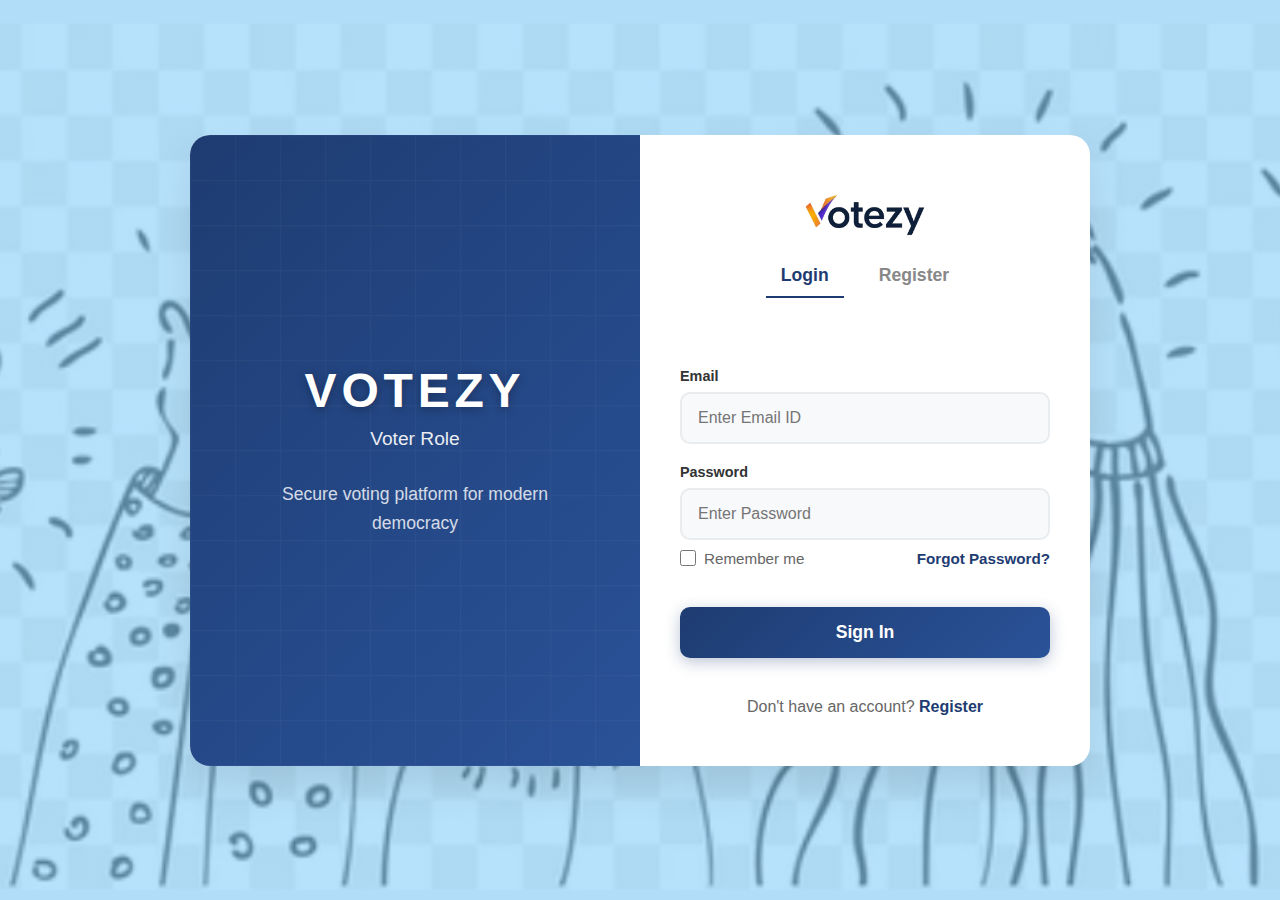
<file: VotezyFrontend/candidate.html>
<!DOCTYPE html>
<html lang="en">
<head>
    <meta charset="UTF-8">
    <meta name="viewport" content="width=device-width, initial-scale=1.0">
    <title>Candidate Dashboard - Votezy</title>
    <style>
        * {
            margin: 0;
            padding: 0;
            box-sizing: border-box;
        }

        body {
            font-family: -apple-system, BlinkMacSystemFont, 'Segoe UI', Roboto, Oxygen, Ubuntu, Cantarell, sans-serif;
            background: linear-gradient(90deg, #4A90E2 80%, #2E86C1 100%);
            min-height: 100vh;
            position: relative;
            overflow-x: hidden;
        }

        body::before {
            content: '';
            position: fixed;
            top: 0;
            left: 0;
            width: 100%;
            height: 100%;
            background: 
                radial-gradient(circle at 20% 80%, rgba(74, 144, 226, 0.3) 0%, transparent 50%),
                radial-gradient(circle at 80% 20%, rgba(52, 152, 219, 0.2) 0%, transparent 50%),
                radial-gradient(circle at 40% 40%, rgba(120, 219, 255, 0.15) 0%, transparent 50%);
            pointer-events: none;
            z-index: -1;
        }

        /* Header */
        .header {
            background: rgba(255, 255, 255, 0.1);
            backdrop-filter: blur(20px);
            padding: 1rem 2rem;
            display: flex;
            justify-content: space-between;
            align-items: center;
            border-bottom: 1px solid rgba(255, 255, 255, 0.1);
            position: sticky;
            top: 0;
            z-index: 100;
        }

        .logo-section {
            display: flex;
            align-items: center;
            gap: 1rem;
        }

        .logo {
            font-size: 1.5rem;
            font-weight: 700;
            color: white;
            display: flex;
            align-items: center;
            gap: 0.5rem;
            text-shadow: 0 2px 10px rgba(0, 0, 0, 0.2);
        }

        .flag {
            width: 24px;
            height: 16px;
            background: linear-gradient(to bottom, #ff9933 33.33%, white 33.33%, white 66.66%, #138808 66.66%);
            border-radius: 3px;
            box-shadow: 0 2px 8px rgba(0, 0, 0, 0.2);
        }

        .dashboard-title {
            background: linear-gradient(135deg, rgba(255, 255, 255, 0.25), rgba(255, 255, 255, 0.15));
            padding: 0.5rem 1.2rem;
            border-radius: 25px;
            color: white;
            font-size: 0.9rem;
            font-weight: 500;
            border: 1px solid rgba(255, 255, 255, 0.3);
            backdrop-filter: blur(10px);
        }

        .user-section {
            display: flex;
            align-items: center;
            gap: 1rem;
            color: white;
        }

        .welcome-text {
            font-size: 0.9rem;
            font-weight: 500;
            text-shadow: 0 1px 3px rgba(0, 0, 0, 0.3);
        }

        .nav-buttons {
            display: flex;
            gap: 1rem;
        }

        .nav-btn {
            background: linear-gradient(135deg, rgba(255, 255, 255, 0.2), rgba(255, 255, 255, 0.1));
            border: 1px solid rgba(255, 255, 255, 0.3);
            color: white;
            padding: 0.6rem 1.2rem;
            border-radius: 25px;
            text-decoration: none;
            font-size: 0.9rem;
            font-weight: 500;
            display: flex;
            align-items: center;
            gap: 0.5rem;
            transition: all 0.3s ease;
            cursor: pointer;
            backdrop-filter: blur(10px);
        }

        .nav-btn:hover {
            background: linear-gradient(135deg, rgba(255, 255, 255, 0.3), rgba(255, 255, 255, 0.2));
            transform: translateY(-2px);
            box-shadow: 0 8px 25px rgba(0, 0, 0, 0.2);
        }

        .logout-btn {
            background: linear-gradient(135deg, #E74C3C, #C0392B);
            border-color: rgba(231, 76, 60, 0.5);
        }

        .logout-btn:hover {
            background: linear-gradient(135deg, #C0392B, #A93226);
            box-shadow: 0 8px 25px rgba(231, 76, 60, 0.4);
        }

        /* Main Container */
        .container {
            max-width: 1200px;
            margin: 0 auto;
            padding: 2rem;
        }

        /* Tab Navigation */
        .tab-nav {
            display: flex;
            background: linear-gradient(135deg, rgba(255, 255, 255, 0.15), rgba(255, 255, 255, 0.1));
            border-radius: 60px;
            padding: 0.4rem;
            margin-bottom: 2rem;
            backdrop-filter: blur(20px);
            border: 1px solid rgba(255, 255, 255, 0.2);
            box-shadow: 0 8px 32px rgba(0, 0, 0, 0.1);
        }

        .tab-btn {
            flex: 1;
            padding: 1rem 2rem;
            background: transparent;
            border: none;
            color: rgba(255, 255, 255, 0.7);
            font-size: 1rem;
            font-weight: 500;
            border-radius: 50px;
            cursor: pointer;
            transition: all 0.4s ease;
            display: flex;
            align-items: center;
            justify-content: center;
            gap: 0.5rem;
            position: relative;
        }

        .tab-btn.active {
            background: linear-gradient(135deg, #ffffff, #f8f9fa);
            color: #4A90E2;
            font-weight: 600;
            box-shadow: 0 4px 20px rgba(255, 255, 255, 0.3);
            transform: translateY(-1px);
        }

        .tab-btn:not(.active):hover {
            background: rgba(255, 255, 255, 0.1);
            color: white;
            transform: translateY(-1px);
        }

        /* Content Panels */
        .tab-content {
            display: none;
            animation: fadeInUp 0.6s ease-out;
        }

        .tab-content.active {
            display: block;
        }

        /* Profile Section */
        .profile-section, .results-section {
            background: linear-gradient(135deg, rgba(255, 255, 255, 0.95), rgba(255, 255, 255, 0.9));
            border-radius: 24px;
            padding: 2.5rem;
            box-shadow: 0 20px 60px rgba(0, 0, 0, 0.1);
            backdrop-filter: blur(20px);
            border: 1px solid rgba(255, 255, 255, 0.2);
            position: relative;
            overflow: hidden;
        }

        .profile-section::before, .results-section::before {
            content: '';
            position: absolute;
            top: 0;
            left: 0;
            width: 100%;
            height: 100%;
            background: linear-gradient(135deg, rgba(74, 144, 226, 0.05), rgba(52, 152, 219, 0.03));
            pointer-events: none;
        }

        .section-title {
            display: flex;
            align-items: center;
            gap: 0.8rem;
            font-size: 1.4rem;
            color: #2d3748;
            margin-bottom: 2rem;
            font-weight: 700;
            position: relative;
            z-index: 1;
        }

        .section-title::before {
            content: '';
            position: absolute;
            left: -0.5rem;
            top: 0;
            bottom: 0;
            width: 4px;
            background: linear-gradient(135deg, #4A90E2, #2E86C1);
            border-radius: 2px;
        }

        .profile-grid {
            display: grid;
            grid-template-columns: repeat(auto-fit, minmax(350px, 1fr));
            gap: 2rem;
            position: relative;
            z-index: 1;
        }

        .profile-card {
            background: linear-gradient(135deg, rgba(255, 255, 255, 0.8), rgba(248, 250, 252, 0.8));
            border-radius: 20px;
            padding: 2rem;
            border: 1px solid rgba(74, 144, 226, 0.1);
            backdrop-filter: blur(10px);
            transition: all 0.3s ease;
            position: relative;
            overflow: hidden;
        }

        .profile-card::before {
            content: '';
            position: absolute;
            top: 0;
            left: 0;
            width: 100%;
            height: 2px;
            background: linear-gradient(90deg, #4A90E2, #2E86C1);
        }

        .profile-card:hover {
            transform: translateY(-5px);
            box-shadow: 0 20px 40px rgba(74, 144, 226, 0.15);
        }

        .profile-card h3 {
            margin-bottom: 1.5rem;
            color: #4A90E2;
            font-weight: 600;
            font-size: 1.1rem;
        }

        .form-group {
            margin-bottom: 1.5rem;
        }

        .form-label {
            display: block;
            font-weight: 600;
            color: #4a5568;
            margin-bottom: 0.5rem;
            font-size: 0.9rem;
        }

        .form-input {
            width: 100%;
            padding: 0.9rem 1.2rem;
            border: 2px solid #e2e8f0;
            border-radius: 12px;
            font-size: 1rem;
            transition: all 0.3s ease;
            background: rgba(255, 255, 255, 0.8);
            backdrop-filter: blur(5px);
        }

        .form-input:focus {
            outline: none;
            border-color: #4A90E2;
            box-shadow: 0 0 0 3px rgba(74, 144, 226, 0.1);
            background: rgba(255, 255, 255, 0.95);
        }

        .form-input:disabled {
            background: rgba(248, 250, 252, 0.8);
            cursor: not-allowed;
            color: #718096;
        }

        .btn {
            background: linear-gradient(135deg, #4A90E2, #2E86C1);
            color: white;
            border: none;
            padding: 0.9rem 2rem;
            border-radius: 12px;
            cursor: pointer;
            font-size: 1rem;
            font-weight: 600;
            transition: all 0.3s ease;
            display: inline-flex;
            align-items: center;
            gap: 0.5rem;
            position: relative;
            overflow: hidden;
        }

        .btn::before {
            content: '';
            position: absolute;
            top: 0;
            left: -100%;
            width: 100%;
            height: 100%;
            background: linear-gradient(90deg, transparent, rgba(255, 255, 255, 0.2), transparent);
            transition: left 0.5s ease;
        }

        .btn:hover::before {
            left: 100%;
        }

        .btn:hover {
            transform: translateY(-2px);
            box-shadow: 0 12px 35px rgba(74, 144, 226, 0.4);
        }

        .btn-secondary {
            background: linear-gradient(135deg, #718096, #4a5568);
        }

        .btn-warning {
            background: linear-gradient(135deg, #F39C12, #E67E22);
            color: white;
        }

        .btn:disabled {
            opacity: 0.6;
            cursor: not-allowed;
            transform: none;
        }

        /* Profile Lock Styles */
        .profile-locked {
            position: relative;
        }

        .profile-locked::after {
            content: '🔒 Profile Completed - Cannot Edit';
            position: absolute;
            top: 0rem;
            right: 0.4rem;
            background: linear-gradient(135deg, #48bb78, #38a169);
            color: white;
            padding: 0.3rem 0.8rem;
            border-radius: 15px;
            font-size: 0.75rem;
            font-weight: 600;
            box-shadow: 0 4px 15px rgba(72, 187, 120, 0.3);
            z-index: 10;
        }

        .form-input.locked {
            background: rgba(248, 250, 252, 0.9) !important;
            border-color: #e2e8f0 !important;
            cursor: not-allowed !important;
            color: #718096 !important;
        }

        /* Winner Block Styles */
        .winner-section {
            background: linear-gradient(135deg, #FFD700, #FFA500);
            border-radius: 24px;
            padding: 2.5rem;
            margin-bottom: 2rem;
            position: relative;
            overflow: hidden;
            color: #1a202c;
            box-shadow: 0 20px 60px rgba(255, 215, 0, 0.3);
            display: none;
            position: relative;
            z-index: 1;
        }

        .winner-section.visible {
            display: block;
            animation: winnerSlideIn 0.8s ease-out;
        }

        .winner-section::before {
            content: '';
            position: absolute;
            top: 0;
            left: 0;
            width: 100%;
            height: 100%;
            background: 
                radial-gradient(circle at 20% 20%, rgba(255, 255, 255, 0.3) 0%, transparent 30%),
                radial-gradient(circle at 80% 80%, rgba(255, 255, 255, 0.2) 0%, transparent 30%);
            pointer-events: none;
        }

        .winner-section * {
            position: relative;
            z-index: 1;
        }

        .winner-header {
            text-align: center;
            margin-bottom: 2rem;
        }

        .winner-crown {
            font-size: 4rem;
            margin-bottom: 1rem;
            display: block;
            animation: crownBounce 2s ease-in-out infinite;
        }

        .winner-title {
            font-size: 2.2rem;
            font-weight: 800;
            margin-bottom: 0.5rem;
            text-shadow: 0 2px 10px rgba(0, 0, 0, 0.1);
            background: linear-gradient(135deg, #8B4513, #A0522D);
            -webkit-background-clip: text;
            -webkit-text-fill-color: transparent;
            background-clip: text;
        }

        .winner-subtitle {
            font-size: 1.1rem;
            opacity: 0.8;
            font-weight: 500;
        }

        .winner-card {
            background: linear-gradient(135deg, rgba(255, 255, 255, 0.9), rgba(255, 255, 255, 0.8));
            border-radius: 20px;
            padding: 2rem;
            backdrop-filter: blur(10px);
            border: 2px solid rgba(139, 69, 19, 0.2);
            box-shadow: 0 15px 40px rgba(0, 0, 0, 0.1);
        }

        .winner-info {
            display: grid;
            grid-template-columns: repeat(auto-fit, minmax(200px, 1fr));
            gap: 1.5rem;
            margin-bottom: 1.5rem;
        }

        .winner-detail {
            text-align: center;
        }

        .winner-detail-label {
            font-size: 0.85rem;
            color: #718096;
            font-weight: 600;
            text-transform: uppercase;
            letter-spacing: 0.5px;
            margin-bottom: 0.5rem;
        }

        .winner-detail-value {
            font-size: 1.2rem;
            font-weight: 700;
            color: #2d3748;
        }

        .winner-votes {
            font-size: 1.8rem !important;
            background: linear-gradient(135deg, #4A90E2, #2E86C1);
            -webkit-background-clip: text;
            -webkit-text-fill-color: transparent;
            background-clip: text;
        }

        .winner-message {
            background: linear-gradient(135deg, rgba(74, 144, 226, 0.1), rgba(52, 152, 219, 0.05));
            border-left: 4px solid #4A90E2;
            padding: 1.5rem;
            border-radius: 12px;
            font-style: italic;
            font-size: 1rem;
            line-height: 1.6;
            color: #4a5568;
        }

        .no-winner-message {
            text-align: center;
            padding: 2rem;
            background: linear-gradient(135deg, rgba(255, 193, 7, 0.1), rgba(255, 152, 0, 0.05));
            border-radius: 20px;
            border: 1px solid rgba(255, 193, 7, 0.3);
            color: #856404;
            font-size: 1rem;
            font-weight: 500;
            margin-bottom: 2rem;
            position: relative;
            z-index: 1;
        }

        /* Election Results Section */
        .status-banner {
            background: linear-gradient(135deg, #48bb78, #38a169);
            color: white;
            padding: 1.2rem 2rem;
            border-radius: 16px;
            margin-bottom: 2rem;
            text-align: center;
            font-weight: 600;
            font-size: 1rem;
            box-shadow: 0 8px 25px rgba(72, 187, 120, 0.3);
            position: relative;
            z-index: 1;
        }

        .status-banner.pending {
            background: linear-gradient(135deg, #f6ad55, #ed8936);
            color: #1a202c;
            box-shadow: 0 8px 25px rgba(246, 173, 85, 0.3);
        }

        .status-banner.active {
            background: linear-gradient(135deg, #4299e1, #3182ce);
            color: white;
            box-shadow: 0 8px 25px rgba(66, 153, 225, 0.3);
        }

        .status-banner.declared {
            background: linear-gradient(135deg, #48bb78, #38a169);
            color: white;
            box-shadow: 0 8px 25px rgba(72, 187, 120, 0.3);
        }

        .stats-grid {
            display: grid;
            grid-template-columns: repeat(3, 1fr);
            gap: 1.5rem;
            margin-bottom: 2rem;
            position: relative;
            z-index: 1;
        }

        .stat-card {
            background: linear-gradient(135deg, rgba(255, 255, 255, 0.8), rgba(248, 250, 252, 0.8));
            border-radius: 20px;
            padding: 2rem;
            text-align: center;
            border: 1px solid rgba(74, 144, 226, 0.1);
            backdrop-filter: blur(10px);
            transition: all 0.3s ease;
            position: relative;
            overflow: hidden;
        }

        .stat-card::before {
            content: '';
            position: absolute;
            top: 0;
            left: 0;
            width: 100%;
            height: 3px;
            background: linear-gradient(90deg, #4A90E2, #2E86C1);
        }

        .stat-card:hover {
            transform: translateY(-8px);
            box-shadow: 0 20px 40px rgba(74, 144, 226, 0.2);
        }

        .stat-number {
            font-size: 2.5rem;
            font-weight: 800;
            background: linear-gradient(135deg, #4A90E2, #2E86C1);
            -webkit-background-clip: text;
            -webkit-text-fill-color: transparent;
            background-clip: text;
            margin-bottom: 0.5rem;
        }

        .stat-label {
            color: #718096;
            font-size: 0.9rem;
            font-weight: 500;
        }

        /* Results Table Styles */
        .results-table-section {
            margin-top: 2.5rem;
            position: relative;
            z-index: 1;
        }

        .results-table-title {
            font-size: 1.3rem;
            color: #2d3748;
            margin-bottom: 1.5rem;
            font-weight: 700;
            display: flex;
            align-items: center;
            gap: 0.8rem;
        }

        .results-table-title::before {
            content: '';
            width: 4px;
            height: 24px;
            background: linear-gradient(135deg, #4A90E2, #2E86C1);
            border-radius: 2px;
        }

        .table-container {
            background: linear-gradient(135deg, rgba(255, 255, 255, 0.9), rgba(248, 250, 252, 0.8));
            border-radius: 20px;
            padding: 1.5rem;
            backdrop-filter: blur(10px);
            border: 1px solid rgba(74, 144, 226, 0.1);
            box-shadow: 0 15px 40px rgba(74, 144, 226, 0.1);
            overflow: hidden;
            position: relative;
        }

        .table-container::before {
            content: '';
            position: absolute;
            top: 0;
            left: 0;
            width: 100%;
            height: 3px;
            background: linear-gradient(90deg, #4A90E2, #2E86C1);
        }

        .results-table {
            width: 100%;
            border-collapse: collapse;
            margin: 0;
            background: transparent;
        }

        .results-table th {
            background: linear-gradient(135deg, #4A90E2, #2E86C1);
            color: white;
            padding: 1.2rem 1rem;
            text-align: left;
            font-weight: 600;
            font-size: 0.9rem;
            text-transform: uppercase;
            letter-spacing: 0.5px;
            border: none;
            position: relative;
        }

        .results-table th:first-child {
            border-top-left-radius: 12px;
        }

        .results-table th:last-child {
            border-top-right-radius: 12px;
        }

        .results-table td {
            padding: 1.2rem 1rem;
            border-bottom: 1px solid rgba(74, 144, 226, 0.1);
            font-size: 0.95rem;
            color: #4a5568;
            background: rgba(255, 255, 255, 0.6);
            transition: all 0.3s ease;
        }

        .results-table tr:hover td {
            background: rgba(74, 144, 226, 0.05);
            transform: scale(1.01);
        }

        .results-table tr:last-child td {
            border-bottom: none;
        }

        .results-table tr:last-child td:first-child {
            border-bottom-left-radius: 12px;
        }

        .results-table tr:last-child td:last-child {
            border-bottom-right-radius: 12px;
        }

        .rank-badge {
            display: inline-flex;
            align-items: center;
            justify-content: center;
            width: 32px;
            height: 32px;
            border-radius: 50%;
            font-weight: 700;
            font-size: 0.9rem;
            color: white;
            text-shadow: 0 1px 3px rgba(0, 0, 0, 0.3);
        }

        .rank-1 {
            background: linear-gradient(135deg, #FFD700, #FFA500);
            box-shadow: 0 4px 15px rgba(255, 215, 0, 0.4);
        }

        .rank-2 {
            background: linear-gradient(135deg, #C0C0C0, #A8A8A8);
            box-shadow: 0 4px 15px rgba(192, 192, 192, 0.4);
        }

        .rank-3 {
            background: linear-gradient(135deg, #CD7F32, #B8860B);
            box-shadow: 0 4px 15px rgba(205, 127, 50, 0.4);
        }

        .rank-other {
            background: linear-gradient(135deg, #718096, #4a5568);
            box-shadow: 0 4px 15px rgba(113, 128, 150, 0.3);
        }

        .candidate-name {
            font-weight: 600;
            color: #2d3748;
        }

        .party-name {
            color: #4A90E2;
            font-weight: 500;
        }

        .symbol-badge {
            background: linear-gradient(135deg, rgba(74, 144, 226, 0.1), rgba(52, 152, 219, 0.1));
            color: #4A90E2;
            padding: 0.4rem 0.8rem;
            border-radius: 12px;
            font-weight: 600;
            font-size: 0.85rem;
            border: 1px solid rgba(74, 144, 226, 0.2);
            display: inline-block;
        }

        .vote-count {
            font-weight: 700;
            font-size: 1.1rem;
            background: linear-gradient(135deg, #4A90E2, #2E86C1);
            -webkit-background-clip: text;
            -webkit-text-fill-color: transparent;
            background-clip: text;
        }

        .current-user-row {
            background: linear-gradient(135deg, rgba(74, 144, 226, 0.1), rgba(52, 152, 219, 0.05)) !important;
            border: 2px solid rgba(74, 144, 226, 0.3) !important;
            border-radius: 12px;
        }

        .current-user-row td {
            background: transparent !important;
            border-bottom: none !important;
        }

        .current-user-indicator {
            background: linear-gradient(135deg, #4A90E2, #2E86C1);
            color: white;
            padding: 0.2rem 0.6rem;
            border-radius: 10px;
            font-size: 0.7rem;
            font-weight: 600;
            text-transform: uppercase;
            letter-spacing: 0.5px;
            margin-left: 0.5rem;
            box-shadow: 0 2px 8px rgba(74, 144, 226, 0.3);
        }

        .table-loading {
            text-align: center;
            padding: 3rem;
            color: #718096;
            font-size: 1rem;
        }

        .table-error {
            text-align: center;
            padding: 3rem;
            color: #e53e3e;
            font-size: 1rem;
        }

        .table-empty {
            text-align: center;
            padding: 3rem;
            color: #718096;
            font-size: 1rem;
        }

        /* Refresh Button */
        .refresh-btn {
            position: absolute;
            top: 1rem;
            right: 1rem;
            background: linear-gradient(135deg, rgba(74, 144, 226, 0.1), rgba(52, 152, 219, 0.1));
            border: 1px solid rgba(74, 144, 226, 0.3);
            color: #4A90E2;
            padding: 0.5rem 1rem;
            border-radius: 25px;
            cursor: pointer;
            font-size: 0.8rem;
            font-weight: 500;
            transition: all 0.3s ease;
            backdrop-filter: blur(10px);
        }

        .refresh-btn:hover {
            background: linear-gradient(135deg, rgba(74, 144, 226, 0.2), rgba(52, 152, 219, 0.2));
            transform: translateY(-2px);
        }

        /* Loading Spinner */
        .spinner {
            border: 3px solid rgba(255, 255, 255, 0.3);
            border-top: 3px solid #ffffff;
            border-radius: 50%;
            width: 20px;
            height: 20px;
            animation: spin 1s linear infinite;
            margin: 0 auto;
        }

        @keyframes spin {
            0% { transform: rotate(0deg); }
            100% { transform: rotate(360deg); }
        }

        /* Alert Messages */
        .alert {
            padding: 1.2rem 1.5rem;
            border-radius: 12px;
            margin-bottom: 1rem;
            font-weight: 500;
            backdrop-filter: blur(10px);
        }

        .alert-success {
            background: linear-gradient(135deg, rgba(72, 187, 120, 0.1), rgba(56, 161, 105, 0.1));
            border: 1px solid rgba(72, 187, 120, 0.3);
            color: #22543d;
        }

        .alert-error {
            background: linear-gradient(135deg, rgba(245, 101, 101, 0.1), rgba(229, 62, 62, 0.1));
            border: 1px solid rgba(245, 101, 101, 0.3);
            color: #742a2a;
        }

        /* Modal Styles */
        .modal {
            position: fixed;
            top: 0;
            left: 0;
            width: 100%;
            height: 100%;
            background: rgba(0, 0, 0, 0.6);
            z-index: 1000;
            align-items: center;
            justify-content: center;
            backdrop-filter: blur(8px);
        }

        .modal-content {
            background: linear-gradient(135deg, rgba(255, 255, 255, 0.95), rgba(248, 250, 252, 0.9));
            padding: 2.5rem;
            border-radius: 24px;
            width: 90%;
            max-width: 500px;
            backdrop-filter: blur(20px);
            border: 1px solid rgba(255, 255, 255, 0.2);
            box-shadow: 0 25px 80px rgba(0, 0, 0, 0.3);
            animation: modalSlideIn 0.4s ease-out;
            position: relative;
            overflow: hidden;
        }

        .modal-content::before {
            content: '';
            position: absolute;
            top: 0;
            left: 0;
            width: 100%;
            height: 100%;
            background: linear-gradient(135deg, rgba(74, 144, 226, 0.05), rgba(52, 152, 219, 0.03));
            pointer-events: none;
        }

        .modal-content > * {
            position: relative;
            z-index: 1;
        }

        .password-toggle {
            transition: all 0.2s ease;
            background: rgba(74, 144, 226, 0.1);
            border-radius: 8px;
            padding: 0.2rem;
        }

        .password-toggle:hover {
            color: #4A90E2 !important;
            background: rgba(74, 144, 226, 0.2);
            transform: scale(1.1);
        }

        /* Animations */
        @keyframes fadeInUp {
            from { 
                opacity: 0; 
                transform: translateY(30px); 
            }
            to { 
                opacity: 1; 
                transform: translateY(0); 
            }
        }

        @keyframes modalSlideIn {
            from { 
                opacity: 0; 
                transform: translateY(-50px) scale(0.9); 
            }
            to { 
                opacity: 1; 
                transform: translateY(0) scale(1); 
            }
        }

        @keyframes winnerSlideIn {
            from {
                opacity: 0;
                transform: translateY(-30px) scale(0.95);
            }
            to {
                opacity: 1;
                transform: translateY(0) scale(1);
            }
        }

        @keyframes crownBounce {
            0%, 20%, 50%, 80%, 100% {
                transform: translateY(0);
            }
            40% {
                transform: translateY(-10px);
            }
            60% {
                transform: translateY(-5px);
            }
        }

        /* Responsive Design */
        @media (max-width: 768px) {
            .header {
                padding: 1rem;
                flex-direction: column;
                gap: 1rem;
                text-align: center;
            }

            .logo-section {
                justify-content: center;
                flex-wrap: wrap;
            }

            .container {
                padding: 1rem;
            }

            .profile-grid {
                grid-template-columns: 1fr;
                gap: 1rem;
            }

            .stats-grid {
                grid-template-columns: 1fr;
                gap: 1rem;
            }

            .winner-info {
                grid-template-columns: 1fr;
                gap: 1rem;
            }

            .winner-title {
                font-size: 1.8rem;
            }

            .winner-crown {
                font-size: 3rem;
            }

            .nav-buttons {
                flex-direction: row;
                gap: 0.5rem;
                justify-content: center;
            }

            .tab-nav {
                flex-direction: column;
                gap: 0.4rem;
                padding: 0.6rem;
            }

            .tab-btn {
                padding: 0.8rem 1rem;
                font-size: 0.9rem;
                border-radius: 12px;
            }

            .user-section {
                flex-direction: column;
                gap: 0.75rem;
                text-align: center;
                width: 100%;
            }

            .profile-section, .results-section {
                padding: 1.5rem;
            }

            .winner-section {
                padding: 1.5rem;
            }

            .section-title {
                font-size: 1.2rem;
                text-align: center;
            }

            .profile-card {
                padding: 1.5rem;
            }

            .stat-number {
                font-size: 2rem;
            }

            /* Table responsive styles */
            .table-container {
                overflow-x: auto;
                -webkit-overflow-scrolling: touch;
            }

            .results-table {
                min-width: 600px;
            }

            .results-table th,
            .results-table td {
                padding: 0.8rem 0.6rem;
                font-size: 0.85rem;
            }

            .results-table-title {
                font-size: 1.1rem;
                text-align: center;
            }
        }

        @media (max-width: 480px) {
            .stats-grid {
                grid-template-columns: 1fr;
            }

            .stat-card {
                padding: 1.2rem;
            }

            .stat-number {
                font-size: 1.8rem;
            }

            .winner-card {
                padding: 1.2rem;
            }

            .results-table th,
            .results-table td {
                padding: 0.6rem 0.4rem;
                font-size: 0.8rem;
            }

            .rank-badge {
                width: 28px;
                height: 28px;
                font-size: 0.8rem;
            }

            .current-user-indicator {
                font-size: 0.6rem;
                padding: 0.15rem 0.4rem;
            }
        }

        /* Emoji symbol styling */
        .symbol-display {
            font-size: 1.5rem;
            display: inline-block;
            margin-right: 0.5rem;
            vertical-align: middle;
        }

        .form-input.symbol-field {
            font-size: 1.2rem;
            text-align: center;
            font-weight: 500;
        }

        .dropdown-option-symbol {
            font-size: 1.1rem;
            margin-right: 0.5rem;
        }
    </style>
</head>
<body>
    <!-- Header -->
    <div class="header">
        <div class="logo-section">
            <div class="logo">
                <div class="flag"></div>
                Votezy
            </div>
            <div class="dashboard-title">Candidate Dashboard</div>
        </div>
        
        <div class="user-section">
            <span class="welcome-text">Welcome, <span id="candidateName">Loading...</span></span>
            <div class="nav-buttons">
                <a href="index.html" class="nav-btn">
                    Home
                </a>
                <button type="button" class="nav-btn logout-btn" id="logoutBtn">
                    Logout
                </button>
            </div>
        </div>
    </div>

    <!-- Main Container -->
    <div class="container">
        <!-- Tab Navigation -->
        <div class="tab-nav">
            <button class="tab-btn active" data-tab="profile" id="profileTabBtn">
                My Profile
            </button>
            <button class="tab-btn" data-tab="results" id="resultsTabBtn">
                Election Results
            </button>
        </div>

        <!-- Profile Tab -->
        <div id="profile" class="tab-content active">
            <div class="profile-section">
                <h2 class="section-title">
                    Profile Information
                </h2>
                
                <div id="profileAlert"></div>
                
                <div class="profile-grid">
                    <!-- Personal Information -->
                    <div class="profile-card">
                        <h3>Personal Information</h3>
                        
                        <div class="form-group">
                            <label class="form-label">Full Name</label>
                            <input type="text" class="form-input" id="fullName" value="Loading..." disabled>
                        </div>
                        
                        <div class="form-group">
                            <label class="form-label">Email/Username</label>
                            <input type="email" class="form-input" id="username" value="Loading..." disabled>
                        </div>
                        
                        <div class="form-group">
                            <label class="form-label">Password</label>
                            <input type="password" class="form-input" value="••••••••••" disabled>
                            <button class="btn btn-warning" style="margin-top: 0.8rem;" onclick="showPasswordModal()">
                                Update Password
                            </button>
                        </div>
                    </div>

                    <!-- Candidate Information -->
                    <div class="profile-card" id="candidateInfoCard">
                        <h3>Candidate Information</h3>
                        
                        <div class="form-group">
                            <label class="form-label">Select Political Party *</label>
                            <select class="form-input" id="partyDropdown" onchange="onPartyChange()">
                            <option value="">-- Select Political Party --</option>
                            </select>
                        </div>

                        <div class="form-group">
                            <label class="form-label">Party Symbol *</label>
                            <input type="text" class="form-input" id="symbol" placeholder="Symbol will be auto-filled" readonly>
                        </div>

                        <div class="form-group" id="customPartyGroup" style="display: none;">
                            <label class="form-label">Custom Party Name *</label>
                            <input type="text" class="form-input" id="customPartyName" placeholder="Enter your custom party name">
                        </div>

                        <div class="form-group" id="customSymbolGroup" style="display: none;">
                            <label class="form-label">Custom Party Symbol *</label>
                            <input type="text" class="form-input" id="customSymbol" placeholder="Enter your custom party symbol">
                        </div>
                        
                        <div class="form-group">
                            <label class="form-label">Profile Status</label>
                            <input type="text" class="form-input" id="status" value="Loading..." disabled>
                        </div>
                        
                        <button class="btn" id="saveProfileBtn" onclick="updateCandidateProfile()">
                            <span class="btn-text">Save Changes</span>
                            <div class="spinner" style="display: none;"></div>
                        </button>
                    </div>
                </div>
            </div>
        </div>

        <!-- Election Results Tab -->
        <div id="results" class="tab-content">
            <div class="results-section">
                <button class="refresh-btn" onclick="refreshResults()" id="refreshResultsBtn">
                    <span class="refresh-text">🔄 Refresh</span>
                    <div class="spinner" style="display: none;"></div>
                </button>
                
                <h2 class="section-title">
                    Election Results
                </h2>
                
                <div id="electionStatus" class="status-banner pending">
                    Loading election status...
                </div>
                
                <div class="stats-grid">
                    <div class="stat-card">
                        <div class="stat-number" id="myVotes">0</div>
                        <div class="stat-label">My Vote Count</div>
                    </div>
                    
                    <div class="stat-card">
                        <div class="stat-number" id="totalVotes">0</div>
                        <div class="stat-label">Total Votes Cast</div>
                    </div>
                    
                    <div class="stat-card">
                        <div class="stat-number" id="position">-</div>
                        <div class="stat-label">Current Position</div>
                    </div>
                </div>
                
                <div id="resultsAlert"></div>
                
                <!-- View Complete Results Button -->
                <div style="text-align: center; margin-top: 2rem;">
                    <a href="result.html" class="btn" style="text-decoration: none;">
                        View Complete Results
                    </a>
                </div>
            </div>
        </div>

    <!-- Password Update Modal -->
    <div id="passwordModal" class="modal" style="display: none;">
        <div class="modal-content">
            <h3 style="margin-bottom: 1.5rem; color: #2d3748; text-align: center; font-weight: 700; font-size: 1.3rem;">Update Password</h3>
            <div id="passwordAlert"></div>
            <div class="form-group">
                <label class="form-label">Current Password</label>
                <div style="position: relative;">
                    <input type="password" class="form-input" id="currentPassword" placeholder="Enter current password">
                    <button type="button" class="password-toggle" onclick="togglePassword('currentPassword')" style="position: absolute; right: 12px; top: 50%; transform: translateY(-50%); background: none; border: none; cursor: pointer; color: #718096; font-size: 1.1rem;">
                        👁️
                    </button>
                </div>
            </div>
            <div class="form-group">
                <label class="form-label">New Password</label>
                <div style="position: relative;">
                    <input type="password" class="form-input" id="newPassword" placeholder="Enter new password">
                    <button type="button" class="password-toggle" onclick="togglePassword('newPassword')" style="position: absolute; right: 12px; top: 50%; transform: translateY(-50%); background: none; border: none; cursor: pointer; color: #718096; font-size: 1.1rem;">
                        👁️
                    </button>
                </div>
            </div>
            <div class="form-group">
                <label class="form-label">Confirm New Password</label>
                <div style="position: relative;">
                    <input type="password" class="form-input" id="confirmPassword" placeholder="Confirm new password">
                    <button type="button" class="password-toggle" onclick="togglePassword('confirmPassword')" style="position: absolute; right: 12px; top: 50%; transform: translateY(-50%); background: none; border: none; cursor: pointer; color: #718096; font-size: 1.1rem;">
                        👁️
                    </button>
                </div>
            </div>
            <div style="display: flex; gap: 1rem; margin-top: 2rem; justify-content: center;">
                <button class="btn" id="updatePasswordBtn" onclick="updatePassword()" style="min-width: 120px;">
                    <span class="btn-text">Update</span>
                    <div class="spinner" style="display: none;"></div>
                </button>
                <button class="btn btn-secondary" onclick="closePasswordModal()" style="min-width: 120px;">Cancel</button>
            </div>
        </div>
    </div>

    <!-- Logout Confirmation Modal -->
    <div id="logoutModal" class="modal" style="display: none;">
        <div class="modal-content" style="text-align: center;">
            <div style="background: linear-gradient(135deg, #E74C3C, #C0392B); width: 80px; height: 80px; border-radius: 50%; margin: 0 auto 1.5rem; display: flex; align-items: center; justify-content: center; color: white; font-size: 2rem; box-shadow: 0 8px 25px rgba(231, 76, 60, 0.3);">
                ⚠️
            </div>
            <h3 style="margin-bottom: 0.8rem; color: #2d3748; font-size: 1.4rem; font-weight: 700;">Confirm Logout</h3>
            <p style="color: #718096; margin-bottom: 2rem; font-size: 1rem; line-height: 1.6;">Are you sure you want to logout from your candidate dashboard? You'll need to login again to access your account.</p>
            <div style="display: flex; gap: 1rem; justify-content: center;">
                <button class="btn" id="confirmLogoutBtn" style="background: linear-gradient(135deg, #E74C3C, #C0392B); min-width: 120px;" onclick="confirmLogout()">
                    <span class="btn-text">Yes, Logout</span>
                    <div class="spinner" style="display: none;"></div>
                </button>
                <button class="btn btn-secondary" style="min-width: 120px;" onclick="closeLogoutModal()">Cancel</button>
            </div>
        </div>
    </div>

    <script>
        // Configuration
        const API_BASE_URL = 'http://localhost:8080/api';
        
        // Global variables for stored user data
        let authToken = null;
        let userRole = null;
        let userName = null;
        let userEmail = null;
        let resultsRefreshInterval = null;
        let profileStatus = null;
        let isProfileLocked = false;

        // Load user data from storage on page load
        function loadStoredUserData() {
            authToken = localStorage.getItem('jwtToken');
            userRole = localStorage.getItem('userRole');
            userName = localStorage.getItem('userFullName');
            userEmail = localStorage.getItem('userUsername');
            
            console.log('Loading stored user data:', {
                hasToken: !!authToken,
                role: userRole,
                name: userName,
                email: userEmail
            });
        }

        // Authentication check
        function checkAuthentication() {
            if (!authToken) {
                console.log('No auth token found, redirecting to login');
                alert('Please login first');
                window.location.href = 'login.html';
                return false;
            }

            if (userRole !== 'CANDIDATE') {
                console.log('User role is not CANDIDATE:', userRole);
                redirectBasedOnRole(userRole);
                return false;
            }

            return true;
        }

        function redirectBasedOnRole(role) {
            switch(role) {
                case 'ADMIN':
                    window.location.href = 'admin-panel.html';
                    break;
                case 'VOTER':
                    window.location.href = 'voter.html';
                    break;
                default:
                    window.location.href = 'login.html';
            }
        }

        // HTTP headers with authentication
        const getAuthHeaders = () => ({
            'Content-Type': 'application/json',
            'Authorization': `Bearer ${authToken}`
        });

        // Utility Functions
        function showAlert(containerId, message, type = 'success') {
            const container = document.getElementById(containerId);
            if (container) {
                container.innerHTML = `<div class="alert alert-${type}">${message}</div>`;
                setTimeout(() => container.innerHTML = '', 5000);
            }
        }

        function showLoading(buttonId, show = true) {
            const button = document.getElementById(buttonId);
            if (!button) return;
            
            const spinner = button.querySelector('.spinner');
            const text = button.querySelector('.btn-text') || button.querySelector('.refresh-text');
            
            if (show) {
                button.disabled = true;
                if (spinner) spinner.style.display = 'block';
                if (text) text.style.display = 'none';
            } else {
                button.disabled = false;
                if (spinner) spinner.style.display = 'none';
                if (text) text.style.display = 'inline';
            }
        }

        // Profile Lock Mechanism
        function lockProfile() {
            isProfileLocked = true;
            const candidateCard = document.getElementById('candidateInfoCard');
            const partyDropdown = document.getElementById('partyDropdown');
            const symbolInput = document.getElementById('symbol');
            const customPartyInput = document.getElementById('customPartyName');
            const customSymbolInput = document.getElementById('customSymbol');
            const saveButton = document.getElementById('saveProfileBtn');

            // Add locked styling to card
            candidateCard.classList.add('profile-locked');
            
            // Disable inputs
           // Disable inputs
            partyDropdown.disabled = true;
            symbolInput.disabled = true;
            customPartyInput.disabled = true;
            customSymbolInput.disabled = true;
            partyDropdown.classList.add('unlocked');
            symbolInput.classList.add('locked');
            customPartyInput.classList.add('unlocked');
            customSymbolInput.classList.add('unlocked');
            
            // Hide save button
            saveButton.style.display = 'none';
            
            console.log('Profile locked - candidate information cannot be edited');
        }

        function unlockProfile() {
            isProfileLocked = false;
            const candidateCard = document.getElementById('candidateInfoCard');
            const partyDropdown = document.getElementById('partyDropdown');
            const symbolInput = document.getElementById('symbol');
            const customPartyInput = document.getElementById('customPartyName');
            const customSymbolInput = document.getElementById('customSymbol');
            const saveButton = document.getElementById('saveProfileBtn');

            // Remove locked styling
            candidateCard.classList.remove('profile-locked');
            
            // Enable inputs
            // Disable inputs
            partyDropdown.disabled = false;
            symbolInput.disabled = true;
            customPartyInput.disabled = false;
            customSymbolInput.disabled = false;
            partyDropdown.classList.add('unlocked');
            symbolInput.classList.add('locked');
            customPartyInput.classList.add('unlocked');
            customSymbolInput.classList.add('unlocked');
            
            // Show save button
            saveButton.style.display = 'inline-flex';
            
            console.log('Profile unlocked - candidate can edit information');
        }

        // Political parties data
        // Political parties data with emoji symbols
        const INDIAN_POLITICAL_PARTIES = [
            { name: 'Bharatiya Janata Party', symbol: '🪷', code: 'BJP' },
            { name: 'Indian National Congress', symbol: '✋', code: 'INC' },
            { name: 'Aam Aadmi Party', symbol: '🧹', code: 'AAP' },
            { name: 'All India Trinamool Congress', symbol: '🌸', code: 'AITC' },
            { name: 'Dravida Munnetra Kazhagam', symbol: '🌅', code: 'DMK' },
            { name: 'Shiv Sena', symbol: '🏹', code: 'SS' },
            { name: 'Janata Dal (United)', symbol: '➡️', code: 'JD(U)' },
            { name: 'Telugu Desam Party', symbol: '🚲', code: 'TDP' },
            { name: 'Biju Janata Dal', symbol: '🐚', code: 'BJD' },
            { name: 'Communist Party of India (Marxist)', symbol: '⚒️', code: 'CPI(M)' },
            { name: 'Bahujan Samaj Party', symbol: '🐘', code: 'BSP' },
            { name: 'Samajwadi Party', symbol: '🚲', code: 'SP' },
            { name: 'Nationalist Congress Party', symbol: '🕐', code: 'NCP' },
            { name: 'Janata Dal (Secular)', symbol: '👩‍🌾', code: 'JDS' },
            { name: 'Rashtriya Janata Dal', symbol: '🏮', code: 'RJD' },
            { name: 'Communist Party of India', symbol: '🌾', code: 'CPI' },
            { name: 'All India Anna Dravida Munnetra Kazhagam', symbol: '🍃', code: 'AIADMK' },
            { name: 'Shiromani Akali Dal', symbol: '⚖️', code: 'SAD' },
            { name: 'National Conference', symbol: '🚜', code: 'NC' },
            { name: 'Indian Union Muslim League', symbol: '🪜', code: 'IUML' }
        ];

        // Initialize party dropdown
        // Initialize party dropdown with emoji symbols
       // Initialize party dropdown with emoji symbols
        function initializePartyDropdown() {
            const dropdown = document.getElementById('partyDropdown');
            
            // Check if dropdown is already initialized (has options beyond the default one)
            if (dropdown.children.length > 1) {
                console.log('Dropdown already initialized, skipping...');
                return;
            }
            
            // Add all political parties to dropdown with emoji symbols
            INDIAN_POLITICAL_PARTIES.forEach(party => {
                const option = document.createElement('option');
                option.value = JSON.stringify({ name: party.name, symbol: party.symbol });
                option.innerHTML = `${party.symbol} ${party.name} (${party.code})`;
                dropdown.appendChild(option);
            });
            
            // Add "Other" option for custom party
            const otherOption = document.createElement('option');
            otherOption.value = 'OTHER';
            otherOption.innerHTML = '🔧 Other (Custom Party)';
            dropdown.appendChild(otherOption);
            
            console.log('Party dropdown initialized with', INDIAN_POLITICAL_PARTIES.length + 1, 'options');
        }

        // Handle party selection change
        function onPartyChange() {
            const dropdown = document.getElementById('partyDropdown');
            const symbolField = document.getElementById('symbol');
            const customPartyGroup = document.getElementById('customPartyGroup');
            const customSymbolGroup = document.getElementById('customSymbolGroup');
            
            if (dropdown.value === 'OTHER') {
                // Show custom party fields
                customPartyGroup.style.display = 'block';
                customSymbolGroup.style.display = 'block';
                symbolField.value = '';
                symbolField.placeholder = 'Will be filled from custom symbol field';
                symbolField.readonly = true;
            } else if (dropdown.value === '') {
                // No selection
                customPartyGroup.style.display = 'none';
                customSymbolGroup.style.display = 'none';
                symbolField.value = '';
                symbolField.placeholder = 'Symbol will be auto-filled';
                symbolField.readonly = true;
            } else {
                // Predefined party selected
                customPartyGroup.style.display = 'none';
                customSymbolGroup.style.display = 'none';
                
                try {
                    const partyData = JSON.parse(dropdown.value);
                    symbolField.value = partyData.symbol;
                    symbolField.readonly = true;
                } catch (error) {
                    console.error('Error parsing party data:', error);
                }
            }
        }

        // Get current party and symbol values for submission
        function getCurrentPartyData() {
            const dropdown = document.getElementById('partyDropdown');
            const customPartyName = document.getElementById('customPartyName').value.trim();
            const customSymbol = document.getElementById('customSymbol').value.trim();
            
            if (dropdown.value === 'OTHER') {
                return {
                    partyName: customPartyName,
                    symbol: customSymbol
                };
            } else if (dropdown.value !== '') {
                const partyData = JSON.parse(dropdown.value);
                return {
                    partyName: partyData.name,
                    symbol: partyData.symbol
                };
            }
            
            return { partyName: '', symbol: '' };
        }
        // Initialize dashboard - called immediately when DOM loads
        function initializeDashboard() {
            console.log('Initializing candidate dashboard...');
            
            // Initialize party dropdown FIRST before anything else
            initializePartyDropdown();
            
            // Load stored user data first
            loadStoredUserData();
            
            if (!checkAuthentication()) {
                return;
            }
            
            // Set basic user info immediately from localStorage
            displayStoredUserData();

            // Load candidate profile data from backend
            loadCandidateProfile();
            
            // Load election results
            loadElectionResults();
            
            // Setup event listeners
            setupEventListeners();
        }

        // Display user data from localStorage immediately
        function displayStoredUserData() {
            if (userName) {
                document.getElementById('candidateName').textContent = userName;
                document.getElementById('fullName').value = userName;
            }
            if (userEmail) {
                document.getElementById('username').value = userEmail;
            }
            
            // Clear loading state
            const loadingElements = document.querySelectorAll('[value="Loading..."]');
            loadingElements.forEach(el => {
                if (el.id === 'candidateName' && userName) {
                    el.textContent = userName;
                } else if (el.id === 'fullName' && userName) {
                    el.value = userName;
                } else if (el.id === 'username' && userEmail) {
                    el.value = userEmail;
                }
            });
        }

        // Load candidate profile from backend
        async function loadCandidateProfile() {
            try {
                console.log('Loading candidate profile from backend...');
                
                // First try to get basic user info
                const userResponse = await fetch(`${API_BASE_URL}/auth/me`, {
                    method: 'GET',
                    headers: getAuthHeaders()
                });

                if (userResponse.ok) {
                    const userData = await userResponse.json();
                    console.log('User data from backend:', userData);
                    
                    // Update UI with fresh user data
                    document.getElementById('candidateName').textContent = userData.fullName || userName || 'Candidate';
                    document.getElementById('fullName').value = userData.fullName || userName || '';
                    document.getElementById('username').value = userData.username || userData.email || userEmail || '';
                    
                    // Update stored data with fresh values
                    userName = userData.fullName;
                    userEmail = userData.username || userData.email;
                }

                // Now try to get candidate-specific data
                const candidateResponse = await fetch(`${API_BASE_URL}/candidate/profile`, {
                    method: 'GET',
                    headers: getAuthHeaders()
                });

                if (candidateResponse.ok) {
                    const candidateData = await candidateResponse.json();
                    console.log('Candidate profile data received:', candidateData);
                    
                    // Update candidate-specific fields with proper null/empty checks
                    // Update candidate-specific fields with proper null/empty checks
                const partyName = candidateData.partyName || '';
                const symbol = candidateData.symbol || '';

                // Try to match with predefined parties
                let matchedParty = null;
                if (partyName) {
                    matchedParty = INDIAN_POLITICAL_PARTIES.find(party => 
                        party.name.toLowerCase() === partyName.toLowerCase()
                    );
                }

                if (matchedParty) {
                    // Set dropdown to matched party
                    document.getElementById('partyDropdown').value = JSON.stringify({
                        name: matchedParty.name,
                        symbol: matchedParty.symbol
                    });
                    document.getElementById('symbol').value = matchedParty.symbol;
                } else if (partyName) {
                    // Custom party - set to "Other"
                    document.getElementById('partyDropdown').value = 'OTHER';
                    document.getElementById('customPartyName').value = partyName;
                    document.getElementById('customSymbol').value = symbol;
                    document.getElementById('symbol').value = symbol;
                    document.getElementById('customPartyGroup').style.display = 'block';
                    document.getElementById('customSymbolGroup').style.display = 'block';
                } else {
                    // No party data
                    document.getElementById('partyDropdown').value = '';
                    document.getElementById('symbol').value = '';
}
                    
                    // Handle status from backend response - this is the key fix!
                    profileStatus = candidateData.status || 'Not Completed';
                    document.getElementById('status').value = profileStatus;
                    
                    console.log('Profile status from backend:', profileStatus);
                    
                    // Check if profile should be locked based on actual database status
                    if (profileStatus === 'COMPLETED' || profileStatus === 'Completed') {
                        lockProfile();
                        showAlert('profileAlert', 'Profile is completed and locked for editing to ensure election integrity.', 'success');
                    } else {
                        unlockProfile();
                    }
                    
                } else {
                    console.log('Candidate profile not found, using defaults');
                    document.getElementById('status').value = 'Not Completed';
                    document.getElementById('partyName').value = '';
                    document.getElementById('symbol').value = '';
                    profileStatus = 'Not Completed';
                    unlockProfile(); // New profiles should be editable
                }
                
            } catch (error) {
                console.error('Error loading profile from backend:', error);
                document.getElementById('status').value = 'Connection Error';
                showAlert('profileAlert', 'Unable to load profile from server. Using cached data.', 'error');
            }
        }

        // Load winner information
        async function loadWinnerInfo() {
            try {
                console.log('Loading election winner info...');
                
                const response = await fetch(`${API_BASE_URL}/election-winner`, {
                    method: 'GET',
                    headers: getAuthHeaders()
                });

                if (response.ok) {
                    const winnerData = await response.json();
                    console.log('Winner data received:', winnerData);
                    
                    if (winnerData && winnerData.candidateId) {
                        // Display winner information
                        document.getElementById('winnerName').textContent = winnerData.candidateName || 'Unknown';
                        document.getElementById('winnerParty').textContent = winnerData.partyName || 'Unknown';
                        document.getElementById('winnerSymbol').textContent = winnerData.symbol || 'Unknown';
                        document.getElementById('winnerVotes').textContent = (winnerData.totalVotes || 0).toLocaleString();
                        document.getElementById('winnerMessage').textContent = winnerData.message || 'Congratulations to the winner!';
                        
                        // Show winner section
                        const winnerSection = document.getElementById('winnerSection');
                        const noWinnerMessage = document.getElementById('noWinnerMessage');
                        
                        winnerSection.style.display = 'block';
                        winnerSection.classList.add('visible');
                        noWinnerMessage.style.display = 'none';
                        
                        console.log('Winner information displayed successfully');
                    } else {
                        throw new Error('No winner data available');
                    }
                    
                } else if (response.status === 404) {
                    // No winner declared yet
                    console.log('No winner declared yet');
                    displayNoWinner();
                } else if (response.status === 401) {
                    handleAuthError();
                } else {
                    console.log('Error loading winner info, status:', response.status);
                    displayNoWinner();
                }
                
            } catch (error) {
                console.error('Error loading winner info:', error);
                displayNoWinner();
            }
        }

        function displayNoWinner() {
            const winnerSection = document.getElementById('winnerSection');
            const noWinnerMessage = document.getElementById('noWinnerMessage');
            
            winnerSection.style.display = 'none';
            winnerSection.classList.remove('visible');
            noWinnerMessage.style.display = 'block';
        }

        // Load election results with full dynamic functionality
        // Load election results with simplified functionality
        async function loadElectionResults() {
            try {
                console.log('Loading election results...');
                
                // Load candidate's personal results
                const response = await fetch(`${API_BASE_URL}/candidate/results`, {
                    method: 'GET',
                    headers: getAuthHeaders()
                });

                if (response.ok) {
                    const resultsData = await response.json();
                    console.log('Election results received:', resultsData);
                    
                    // Update vote statistics
                    document.getElementById('myVotes').textContent = (resultsData.myVotes || 0).toLocaleString();
                    document.getElementById('totalVotes').textContent = (resultsData.totalVotes || 0).toLocaleString();
                    document.getElementById('position').textContent = resultsData.position || '-';
                    
                    // Update election status banner based on election status
                    const statusBanner = document.getElementById('electionStatus');
                    statusBanner.className = 'status-banner'; // Reset classes
                    
                    switch(resultsData.electionStatus) {
                        case 'PENDING':
                            statusBanner.classList.add('pending');
                            statusBanner.textContent = 'Election has not started yet. Results will be available once voting begins.';
                            break;
                        case 'ACTIVE':
                            statusBanner.classList.add('active');
                            statusBanner.textContent = 'Election is currently in progress. Vote counts are updating in real-time.';
                            break;
                        case 'DECLARED':
                            statusBanner.classList.add('declared');
                            statusBanner.textContent = 'Election has been completed and results have been officially declared.';
                            break;
                        default:
                            statusBanner.classList.add('pending');
                            statusBanner.textContent = 'Election status unavailable. Please refresh to get latest updates.';
                    }
                    
                    // Show success message if results were loaded
                    if (resultsData.canViewResults) {
                        showAlert('resultsAlert', 'Results updated successfully', 'success');
                    }
                    
                } else if (response.status === 401) {
                    handleAuthError();
                } else {
                    console.log('Unable to load election results, using defaults');
                    showAlert('resultsAlert', 'Unable to load latest results. Please try refreshing.', 'error');
                }
                
            } catch (error) {
                console.error('Error loading election results:', error);
                showAlert('resultsAlert', 'Network error loading results. Please check your connection.', 'error');
                
                // Set default status message on error
                document.getElementById('electionStatus').textContent = 'Unable to load election status. Please refresh to try again.';
                document.getElementById('electionStatus').className = 'status-banner pending';
            }
        }

        // Load and display results table
        async function loadResultsTable() {
            try {
                console.log('Loading results table data...');
                
                const response = await fetch(`${API_BASE_URL}/election-results`, {
                    method: 'GET',
                    headers: getAuthHeaders()
                });

                if (response.ok) {
                    const resultsData = await response.json();
                    console.log('Results table data received:', resultsData);
                    displayResultsTable(resultsData);
                    
                } else if (response.status === 401) {
                    handleAuthError();
                } else {
                    console.log('Unable to load results table, status:', response.status);
                    displayResultsTableError('Unable to load election results. Please try refreshing.');
                }
                
            } catch (error) {
                console.error('Error loading results table:', error);
                displayResultsTableError('Network error loading results table.');
            }
        }

        // Get current user's candidate ID from stored data
        function getCurrentCandidateId() {
            try {
                // Try to extract user ID from JWT token payload
                if (authToken) {
                    const payload = JSON.parse(atob(authToken.split('.')[1]));
                    return payload.userId || payload.candidateId || payload.id;
                }
            } catch (error) {
                console.log('Could not extract candidate ID from token');
            }
            return null;
        }

        // Enhanced display results table with better user identification
        function displayResultsTable(resultsData) {
            const container = document.getElementById('resultsTableContainer');
            
            if (!resultsData || resultsData.length === 0) {
                container.innerHTML = `
                    <div class="table-empty">
                        <p>No election results available yet.</p>
                    </div>
                `;
                return;
            }

            // Sort results by rank to ensure proper ordering
            const sortedResults = [...resultsData].sort((a, b) => a.rank - b.rank);
            
            let tableHTML = `
                <table class="results-table">
                    <thead>
                        <tr>
                            <th>Rank</th>
                            <th>Candidate Name</th>
                            <th>Party Name</th>
                            <th>Symbol</th>
                            <th>Total Votes</th>
                        </tr>
                    </thead>
                    <tbody>
            `;

            const currentCandidateId = getCurrentCandidateId();

            sortedResults.forEach((candidate, index) => {
                // Multiple ways to identify current user
                const isCurrentUser = 
                    candidate.candidateId === currentCandidateId ||
                    candidate.candidateName === userName ||
                    (userName && candidate.candidateName.toLowerCase().includes(userName.toLowerCase().split(' ')[0])) ||
                    (userEmail && candidate.candidateName.toLowerCase().includes(userEmail.split('@')[0].toLowerCase()));
                
                const rankClass = candidate.rank === 1 ? 'rank-1' : 
                                candidate.rank === 2 ? 'rank-2' : 
                                candidate.rank === 3 ? 'rank-3' : 'rank-other';
                
                const rowClass = isCurrentUser ? 'current-user-row' : '';
                const userIndicator = isCurrentUser ? '<span class="current-user-indicator">You</span>' : '';

                tableHTML += `
                    <tr class="${rowClass}">
                        <td>
                            <span class="rank-badge ${rankClass}">${candidate.rank}</span>
                        </td>
                        <td>
                            <span class="candidate-name">${candidate.candidateName || 'Unknown'}</span>
                            ${userIndicator}
                        </td>
                        <td>
                            <span class="party-name">${candidate.partyName || 'Unknown'}</span>
                        </td>
                        <td>
                            <span class="symbol-badge">
                                <span class="symbol-display">${candidate.symbol || '❓'}</span>
                            </span>
                        </td>
                        <td>
                            <span class="vote-count">${(candidate.totalVotes || 0).toLocaleString()}</span>
                        </td>
                    </tr>
                `;
            });

            tableHTML += `
                    </tbody>
                </table>
            `;

            container.innerHTML = tableHTML;
            console.log('Results table displayed successfully with', sortedResults.length, 'candidates');
        }

        // Display results table error
        function displayResultsTableError(errorMessage) {
            const container = document.getElementById('resultsTableContainer');
            container.innerHTML = `
                <div class="table-error">
                    <p>${errorMessage}</p>
                    <button class="btn" onclick="loadResultsTable()" style="margin-top: 1rem;">
                        Retry
                    </button>
                </div>
            `;
        }

        // Refresh results functionality
        async function refreshResults() {
            showLoading('refreshResultsBtn', true);
            
            try {
                await loadElectionResults();
                showAlert('resultsAlert', 'Results refreshed successfully!', 'success');
            } catch (error) {
                showAlert('resultsAlert', 'Failed to refresh results. Please try again.', 'error');
            } finally {
                showLoading('refreshResultsBtn', false);
            }
        }

        // Setup event listeners
        function setupEventListeners() {
            // Tab switching
            document.querySelectorAll('.tab-btn').forEach(btn => {
                btn.addEventListener('click', function() {
                    const tabName = this.getAttribute('data-tab');
                    switchTab(tabName);
                });
            });

            // Logout button
            const logoutBtn = document.getElementById('logoutBtn');
            if (logoutBtn) {
                logoutBtn.addEventListener('click', handleLogout);
            }
        }

        // Tab switching functionality with auto-refresh
        function switchTab(tabName) {
            console.log('Switching to tab:', tabName);
            
            // Remove active class from all tab contents
            document.querySelectorAll('.tab-content').forEach(content => {
                content.classList.remove('active');
            });

            // Remove active class from all tab buttons
            document.querySelectorAll('.tab-btn').forEach(btn => {
                btn.classList.remove('active');
            });

            // Add active class to selected tab content
            const selectedContent = document.getElementById(tabName);
            if (selectedContent) {
                selectedContent.classList.add('active');
            }

            // Add active class to selected tab button
            const selectedBtn = document.querySelector(`[data-tab="${tabName}"]`);
            if (selectedBtn) {
                selectedBtn.classList.add('active');
            }

            // Auto-refresh when switching to results tab
            if (tabName === 'results') {
                loadElectionResults();
                
                // Set up periodic refresh for results tab (every 30 seconds)
                if (resultsRefreshInterval) {
                    clearInterval(resultsRefreshInterval);
                }
                resultsRefreshInterval = setInterval(() => {
                    // Only refresh if results tab is still active
                    const resultsTab = document.getElementById('results');
                    if (resultsTab && resultsTab.classList.contains('active')) {
                        loadElectionResults();
                    }
                }, 30000); // 30 seconds
            } else {
                // Clear interval when leaving results tab
                if (resultsRefreshInterval) {
                    clearInterval(resultsRefreshInterval);
                    resultsRefreshInterval = null;
                }
            }
        }

        // Handle logout - Show interactive modal
        function handleLogout() {
            // Clear any active intervals
            if (resultsRefreshInterval) {
                clearInterval(resultsRefreshInterval);
            }
            document.getElementById('logoutModal').style.display = 'flex';
        }

        // Close logout modal
        function closeLogoutModal() {
            document.getElementById('logoutModal').style.display = 'none';
        }

        // Confirm logout and proceed
        function confirmLogout() {
            showLoading('confirmLogoutBtn', true);
            
            // Clear intervals
            if (resultsRefreshInterval) {
                clearInterval(resultsRefreshInterval);
            }
            
            setTimeout(() => {
                console.log('Logging out user...');
                
                // Clear stored authentication data
                localStorage.removeItem('jwtToken');
                localStorage.removeItem('userFullName');
                localStorage.removeItem('userUsername');
                localStorage.removeItem('userRole');
                sessionStorage.clear();
                
                // Redirect to index.html
                window.location.href = 'index.html';
            }, 800);
        }

        // Updated candidate profile update function with lock check
        async function updateCandidateProfile() {
    // Check if profile is locked
            if (isProfileLocked) {
                showAlert('profileAlert', 'Profile is locked and cannot be modified. Contact administrator if changes are needed.', 'error');
                return;
            }

            const partyData = getCurrentPartyData();
            const partyName = partyData.partyName;
            const symbol = partyData.symbol;

            // Basic validation
            if (!partyName || !symbol) {
                showAlert('profileAlert', 'Please fill in all candidate information fields.', 'error');
                return;
            }

            // Additional validation
            if (partyName.length < 2) {
                showAlert('profileAlert', 'Party name must be at least 2 characters long.', 'error');
                return;
            }

            if (symbol.length < 1) {
                showAlert('profileAlert', 'Party symbol cannot be empty.', 'error');
                return;
            }

            showLoading('saveProfileBtn', true);

            try {
                const updateData = {
                    partyName: partyName,
                    symbol: symbol
                };

                console.log('Sending candidate profile update:', updateData);

                const response = await fetch(`${API_BASE_URL}/candidate/profile`, {
                    method: 'PUT',
                    headers: getAuthHeaders(),
                    body: JSON.stringify(updateData)
                });

                console.log('Update response status:', response.status);

                if (response.ok) {
                    const updatedProfile = await response.json();
                    console.log('Profile updated successfully:', updatedProfile);
                    
                    showAlert('profileAlert', 'Profile updated successfully! Your information has been locked for election integrity.', 'success');
                    
                    // Update status field with the actual status from response - KEY FIX!
                    profileStatus = updatedProfile.status;
                    document.getElementById('status').value = profileStatus;
                    
                    console.log('Updated profile status to:', profileStatus);
                    
                    // Lock the profile after successful update
                    setTimeout(() => {
                        lockProfile();
                    }, 1500); // Give user time to see success message
                    
                } else if (response.status === 401) {
                    console.error('Authentication error');
                    handleAuthError();
                } else if (response.status === 400) {
                    // Handle validation errors from backend
                    try {
                        const errorData = await response.json();
                        const errorMessage = errorData.message || errorData.error || 'Invalid data provided';
                        showAlert('profileAlert', 'Error: ' + errorMessage, 'error');
                    } catch (e) {
                        showAlert('profileAlert', 'Invalid data provided. Please check your inputs.', 'error');
                    }
                } else {
                    // Handle other error responses
                    try {
                        const errorData = await response.json();
                        const errorMessage = errorData.message || errorData.error || 'Update failed';
                        showAlert('profileAlert', 'Error updating profile: ' + errorMessage, 'error');
                    } catch (e) {
                        showAlert('profileAlert', `Error updating profile (Status: ${response.status})`, 'error');
                    }
                }
            } catch (error) {
                console.error('Network error updating profile:', error);
                showAlert('profileAlert', 'Network error. Please check your connection and try again.', 'error');
            } finally {
                showLoading('saveProfileBtn', false);
            }
        }

        // Handle authentication errors
        function handleAuthError() {
            if (resultsRefreshInterval) {
                clearInterval(resultsRefreshInterval);
            }
            alert('Session expired. Please login again.');
            clearStoredData();
            window.location.href = 'login.html';
        }

        // Clear stored data
        function clearStoredData() {
            localStorage.removeItem('jwtToken');
            localStorage.removeItem('userFullName');
            localStorage.removeItem('userUsername');
            localStorage.removeItem('userRole');
            sessionStorage.clear();
        }

        // Password toggle visibility function
        function togglePassword(inputId) {
            const input = document.getElementById(inputId);
            const button = input.nextElementSibling;
            
            if (input.type === 'password') {
                input.type = 'text';
                button.textContent = '🙈';
            } else {
                input.type = 'password';
                button.textContent = '👁️';
            }
        }

        // Password modal functions
        function showPasswordModal() {
            document.getElementById('passwordModal').style.display = 'flex';
            document.getElementById('passwordAlert').innerHTML = '';
            // Reset all password fields
            document.getElementById('currentPassword').value = '';
            document.getElementById('newPassword').value = '';
            document.getElementById('confirmPassword').value = '';
            // Reset all password fields to hidden state
            ['currentPassword', 'newPassword', 'confirmPassword'].forEach(id => {
                const input = document.getElementById(id);
                const button = input.nextElementSibling;
                input.type = 'password';
                button.textContent = '👁️';
            });
        }

        function closePasswordModal() {
            document.getElementById('passwordModal').style.display = 'none';
            document.getElementById('currentPassword').value = '';
            document.getElementById('newPassword').value = '';
            document.getElementById('confirmPassword').value = '';
            document.getElementById('passwordAlert').innerHTML = '';
        }

        async function updatePassword() {
            const current = document.getElementById('currentPassword').value.trim();
            const newPass = document.getElementById('newPassword').value.trim();
            const confirm = document.getElementById('confirmPassword').value.trim();

            // Validation
            if (!current) {
                showAlert('passwordAlert', 'Please enter your current password.', 'error');
                return;
            }

            if (!newPass) {
                showAlert('passwordAlert', 'Please enter a new password.', 'error');
                return;
            }

            if (!confirm) {
                showAlert('passwordAlert', 'Please confirm your new password.', 'error');
                return;
            }

            if (newPass !== confirm) {
                showAlert('passwordAlert', 'New passwords do not match.', 'error');
                return;
            }

            if (newPass.length < 6) {
                showAlert('passwordAlert', 'New password must be at least 6 characters long.', 'error');
                return;
            }

            if (current === newPass) {
                showAlert('passwordAlert', 'New password must be different from current password.', 'error');
                return;
            }

            showLoading('updatePasswordBtn', true);

            try {
                const requestData = {
                    currentPassword: current,
                    newPassword: newPass
                };

                const response = await fetch(`${API_BASE_URL}/candidate/change-password`, {
                    method: 'PUT',
                    headers: getAuthHeaders(),
                    body: JSON.stringify(requestData)
                });

                if (response.ok) {
                    showAlert('passwordAlert', 'Password updated successfully!', 'success');
                    setTimeout(() => {
                        closePasswordModal();
                    }, 2000);
                } else {
                    let errorMessage = 'Password update failed';
                    try {
                        const errorData = await response.json();
                        errorMessage = errorData.message || errorData.error || errorMessage;
                    } catch (e) {
                        console.log('Could not parse error response');
                    }

                    if (response.status === 401) {
                        showAlert('passwordAlert', 'Current password is incorrect.', 'error');
                    } else if (response.status === 400) {
                        showAlert('passwordAlert', errorMessage, 'error');
                    } else {
                        showAlert('passwordAlert', `Error updating password: ${errorMessage}`, 'error');
                    }
                }
            } catch (error) {
                console.error('Network error updating password:', error);
                showAlert('passwordAlert', 'Network error. Please check your connection and try again.', 'error');
            } finally {
                showLoading('updatePasswordBtn', false);
            }
        }

        // Cleanup function for page unload
        window.addEventListener('beforeunload', function() {
            if (resultsRefreshInterval) {
                clearInterval(resultsRefreshInterval);
            }
        });

        // Initialize when DOM is loaded
        document.addEventListener('DOMContentLoaded', function() {
            console.log('DOM loaded, initializing dashboard...');
            initializeDashboard();
        });

        // Fallback initialization
        if (document.readyState === 'loading') {
            document.addEventListener('DOMContentLoaded', initializeDashboard);
        } else {
            initializeDashboard();
        }
    </script>
</body>
</html>
</file>
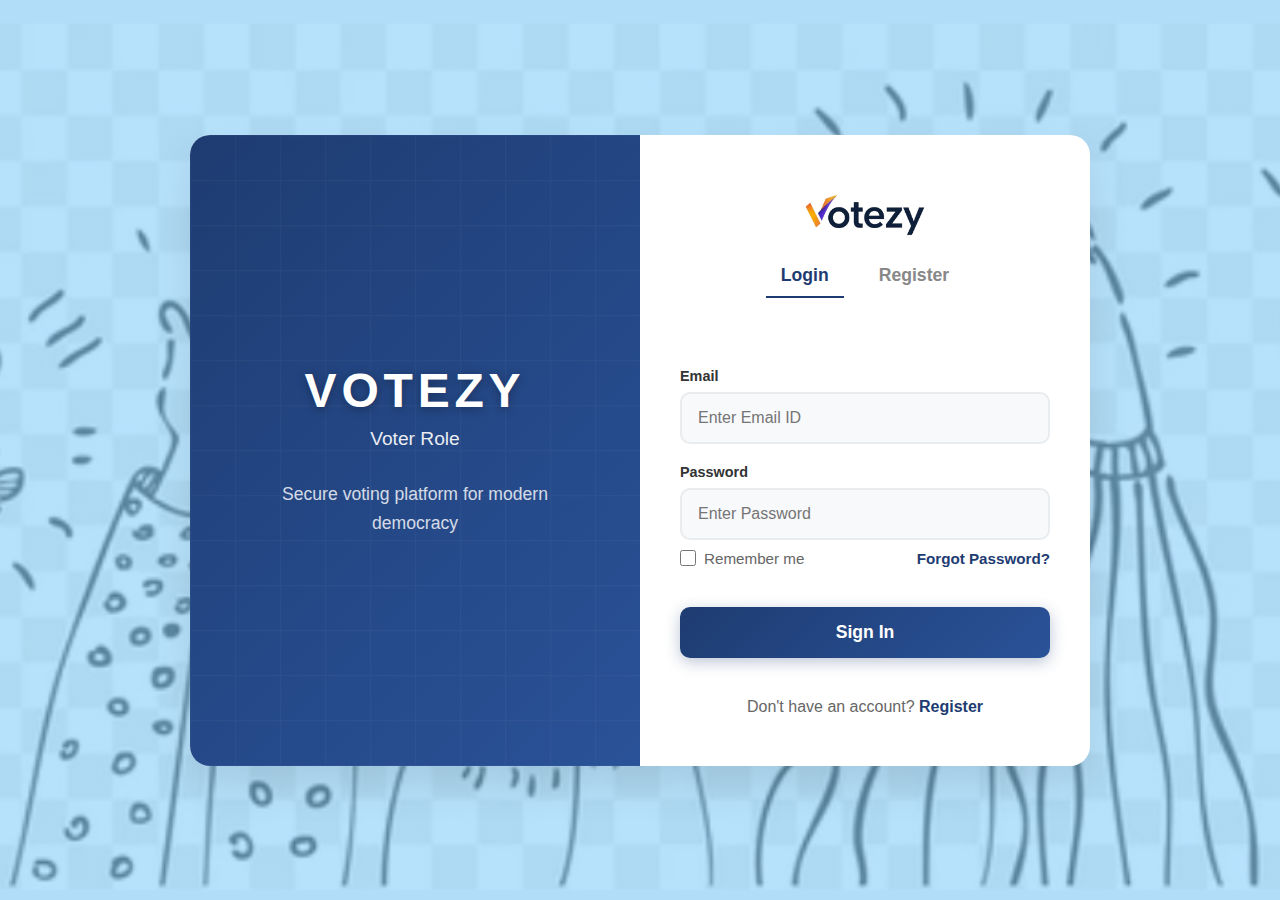
<file: VotezyFrontend/login.html>
<!DOCTYPE html>
<html lang="en">
  <head>
    <meta charset="UTF-8" />
    <meta name="viewport" content="width=device-width, initial-scale=1" />
    <title>Login/Register - Votezy</title>
    <style>
      * {
        margin: 0;
        padding: 0;
        box-sizing: border-box;
      }

     body {
    min-height: 100vh;
    background: 
        linear-gradient(rgba(135, 206, 250, 0.6), rgba(135, 206, 250, 0.6)), /* Light Sky Blue overlay */
        url("./Screenshot\ .png"); /* Your transparent image */
    background-size: cover;  /* Makes image fit full screen */
    background-position: center;
    background-repeat: no-repeat;
    font-family: "Segoe UI", "Roboto", Arial, sans-serif;
    display: flex;
    align-items: center;
    justify-content: center;
    padding: 20px;
}


      .container {
        display: flex;
        background: #ffffff;
        border-radius: 20px;
        box-shadow: 0 20px 40px rgba(0, 0, 0, 0.1);
        overflow: hidden;
        max-width: 900px;
        width: 100%;
        min-height: 600px;
      }

      .left-section {
        flex: 1;
        background: linear-gradient(135deg, #1e3c72 0%, #2a5298 100%);
        display: flex;
        flex-direction: column;
        align-items: center;
        justify-content: center;
        padding: 40px;
        color: white;
        position: relative;
      }

      .left-section::before {
        content: "";
        position: absolute;
        top: 0;
        left: 0;
        right: 0;
        bottom: 0;
        background: url('data:image/svg+xml,<svg xmlns="http://www.w3.org/2000/svg" viewBox="0 0 100 100"><defs><pattern id="grid" width="10" height="10" patternUnits="userSpaceOnUse"><path d="M 10 0 L 0 0 0 10" fill="none" stroke="rgba(255,255,255,0.1)" stroke-width="0.5"/></pattern></defs><rect width="100" height="100" fill="url(%23grid)"/></svg>');
        opacity: 0.3;
      }

      .logo-section {
        position: relative;
        z-index: 2;
        text-align: center;
      }

      .main-title {
        font-size: 3rem;
        font-weight: 900;
        letter-spacing: 0.1em;
        margin-bottom: 10px;
        text-shadow: 0 2px 10px rgba(0, 0, 0, 0.3);
      }

      .dynamic-role-title {
        font-size: 1.2rem;
        font-weight: 400;
        opacity: 0.9;
        margin-bottom: 30px;
      }

      .welcome-text {
        font-size: 1.1rem;
        line-height: 1.6;
        opacity: 0.8;
        text-align: center;
        max-width: 280px;
      }

      .right-section {
        flex: 1;
        padding: 50px 40px;
        display: flex;
        flex-direction: column;
        justify-content: center;
      }

      .form-header {
        text-align: center;
        margin-bottom: 40px;
      }

      .form-title {
        display: flex;
        align-items: center;
        justify-content: center;
        margin-bottom: 10px;
      }

      .logo-img {
        max-width: 120px;
        height: 60px;
        object-fit: contain;
        border-radius: 8px;
        display: block;
      }

      /* Fallback if image doesn't load */
      .form-title-text {
        display: inline-block;
      }

      .auth-tabs {
        display: flex;
        justify-content: center;
        margin-bottom: 30px;
        gap: 20px;
      }

      .auth-tab {
        background: none;
        border: none;
        font-size: 1.1rem;
        font-weight: 600;
        color: #888;
        border-bottom: 2px solid transparent;
        cursor: pointer;
        padding: 10px 15px;
        transition: all 0.3s ease;
        outline: none;
      }

      .auth-tab.active {
        color: #1e3c72;
        border-bottom: 2px solid #1e3c72;
      }

      .auth-tab.hidden {
        display: none;
      }

      .auth-form {
        display: none;
        flex-direction: column;
        gap: 20px;
      }

      .auth-form.active {
        display: flex;
      }

      .input-group {
        display: flex;
        flex-direction: column;
        gap: 8px;
      }

      .input-label {
        font-weight: 600;
        color: #333;
        font-size: 0.9rem;
      }

      .auth-input {
        width: 100%;
        background: #f8f9fa;
        border: 2px solid #e9ecef;
        border-radius: 10px;
        padding: 15px 16px;
        font-size: 1rem;
        color: #333;
        outline: none;
        transition: all 0.3s ease;
      }

      .auth-input:focus {
        background: #fff;
        border-color: #1e3c72;
        box-shadow: 0 0 0 3px rgba(30, 60, 114, 0.1);
      }

      .form-row {
        display: flex;
        align-items: center;
        justify-content: space-between;
        font-size: 0.95rem;
        color: #666;
        user-select: none;
        margin-top: -10px;
      }

      .form-row label {
        cursor: pointer;
        display: flex;
        align-items: center;
        gap: 8px;
        font-weight: 500;
      }

      .form-row input[type="checkbox"] {
        accent-color: #1e3c72;
        width: 16px;
        height: 16px;
        margin: 0;
      }

      .forgot,
      .register-link {
        color: #1e3c72;
        text-decoration: none;
        cursor: pointer;
        font-weight: 600;
        transition: color 0.3s ease;
      }

      .forgot:hover,
      .register-link:hover {
        color: #2a5298;
        text-decoration: underline;
      }

      .auth-btn {
        margin-top: 20px;
        padding: 15px 0;
        border: none;
        border-radius: 10px;
        width: 100%;
        font-size: 1.1rem;
        font-weight: 700;
        color: #fff;
        background: linear-gradient(135deg, #1e3c72 0%, #2a5298 100%);
        box-shadow: 0 4px 15px rgba(30, 60, 114, 0.3);
        cursor: pointer;
        transition: all 0.3s ease;
      }

      .auth-btn:hover {
        transform: translateY(-2px);
        box-shadow: 0 6px 20px rgba(30, 60, 114, 0.4);
      }

      .auth-btn:active {
        transform: translateY(0);
      }

      .message {
        padding: 12px 16px;
        text-align: left;
        border-radius: 8px;
        font-weight: 600;
        font-size: 0.95rem;
        margin-bottom: 15px;
        display: none;
      }

      .message.success {
        background: #d1fdd7;
        color: #249910;
        border-left: 4px solid #2bb240;
        display: block;
      }

      .message.error {
        background: #fdd9db;
        color: #c11a2c;
        border-left: 4px solid #d5210e;
        display: block;
      }

      .switch-text {
        text-align: center;
        font-size: 1rem;
        margin-top: 20px;
        color: #666;
      }

      .no-account-text {
        color: #666;
        font-weight: 500;
      }

      .admin-notice {
        background: rgba(30, 60, 114, 0.1);
        border: 1px solid rgba(30, 60, 114, 0.2);
        border-radius: 10px;
        padding: 15px;
        margin-bottom: 20px;
        color: #1e3c72;
        font-size: 0.95rem;
        text-align: center;
        font-weight: 500;
      }

      @media (max-width: 768px) {
        .container {
          flex-direction: column;
          max-width: 400px;
          border-radius: 15px;
        }

        .left-section {
          padding: 30px 20px;
          min-height: 200px;
        }

        .main-title {
          font-size: 2rem;
        }

        .right-section {
          padding: 30px 20px;
        }

        .form-title {
          font-size: 1.5rem;
        }
      }

      @media (max-width: 480px) {
        .container {
          margin: 10px;
          min-height: auto;
        }

        .main-title {
          font-size: 1.8rem;
        }

        .right-section {
          padding: 25px 15px;
        }
      }
    </style>
  </head>
  <body>
    <div class="container">
      <!-- Left Section -->
      <div class="left-section">
        <div class="logo-section">
          <div class="main-title">VOTEZY</div>
          <div class="dynamic-role-title" id="roleTitle">Student Login</div>
          <div class="welcome-text">
            Secure voting platform for modern democracy
          </div>
        </div>
      </div>

      <!-- Right Section -->
      <div class="right-section">
        <div class="form-header">
          <div class="form-title" id="formTitle">
            <!-- Logo Image -->
            <img
              src="./logo.jpg"
              alt="Votezy Logo"
              class="logo-img"
              onerror="this.style.display='none'; document.querySelector('.form-title-text').style.display='inline-block';"
            />
            <!-- Fallback text if image doesn't load -->
            <span class="form-title-text" style="display: none;">Sign In</span>
          </div>
          <div class="auth-tabs">
            <button class="auth-tab active" id="loginTab">Login</button>
            <button class="auth-tab" id="registerTab">Register</button>
          </div>
        </div>

        <!-- Admin Notice (shown only for admin role) -->
        <div id="adminNotice" class="admin-notice" style="display: none">
          Admin accounts are pre-configured. Only login is available for admin
          access.
        </div>

        <!-- Login Form -->
        <form
          id="loginForm"
          class="auth-form active"
          autocomplete="on"
          novalidate
        >
          <div class="input-group">
            <label class="input-label">Email</label>
            <input
              type="text"
              class="auth-input"
              id="loginUsername"
              name="username"
              placeholder="Enter Email ID"
              required
            />
          </div>

          <div class="input-group">
            <label class="input-label">Password</label>
            <input
              type="password"
              class="auth-input"
              id="loginPassword"
              name="password"
              placeholder="Enter Password"
              required
            />
          </div>

          <div class="form-row">
            <label><input type="checkbox" id="rememberMe" /> Remember me</label>
            <span class="forgot" id="forgotPwdLink">Forgot Password?</span>
          </div>

          <div id="loginMessage" class="message" role="alert"></div>
          <button type="submit" class="auth-btn">Sign In</button>

          <div id="loginSwitchText" class="switch-text">
            <span class="no-account-text">Don't have an account?</span>
            <span class="register-link" onclick="showRegister()">
              Register</span
            >
          </div>
        </form>

        <!-- Register Form -->
        <form id="registerForm" class="auth-form" autocomplete="on" novalidate>
          <div class="input-group">
            <label class="input-label">Full Name</label>
            <input
              type="text"
              class="auth-input"
              id="registerFullName"
              name="fullName"
              placeholder="Enter your full name"
              required
            />
          </div>

          <div class="input-group">
            <label class="input-label">Email</label>
            <input
              type="email"
              class="auth-input"
              id="registerEmail"
              name="email"
              placeholder="Enter your email"
              required
            />
          </div>

          <div class="input-group">
            <label class="input-label">Password</label>
            <input
              type="password"
              class="auth-input"
              id="registerPassword"
              name="password"
              placeholder="Create a password"
              required
            />
          </div>

          <div id="registerMessage" class="message" role="alert"></div>
          <button type="submit" class="auth-btn">Register</button>

          <div class="switch-text">
            <span class="no-account-text">Already have an account?</span>
            <span class="register-link" onclick="showLogin()"> Login</span>
          </div>
        </form>
      </div>
    </div>

    <script>
      // Set role title dynamically as "[Role] Role"
      const rolesMap = {
        ADMIN: "Admin",
        VOTER: "Voter",
        CANDIDATE: "Candidate",
      };
      const roleTitle = document.getElementById("roleTitle");
      const selectedRole = sessionStorage.getItem("selectedRole") || "VOTER";
      roleTitle.textContent = rolesMap[selectedRole]
        ? rolesMap[selectedRole] + " Role"
        : "Student Login";

      // Get DOM elements
      const loginTab = document.getElementById("loginTab");
      const registerTab = document.getElementById("registerTab");
      const loginForm = document.getElementById("loginForm");
      const registerForm = document.getElementById("registerForm");
      const loginMessage = document.getElementById("loginMessage");
      const registerMessage = document.getElementById("registerMessage");
      const adminNotice = document.getElementById("adminNotice");
      const loginSwitchText = document.getElementById("loginSwitchText");

      // Handle admin role restrictions
      if (selectedRole === "ADMIN") {
        registerTab.classList.add("hidden");
        adminNotice.style.display = "block";
        loginSwitchText.style.display = "none";
      }

      loginTab.onclick = showLogin;
      registerTab.onclick = showRegister;

      function showLogin() {
        loginTab.classList.add("active");
        registerTab.classList.remove("active");
        loginForm.classList.add("active");
        registerForm.classList.remove("active");
        loginMessage.style.display = "none";
        registerMessage.style.display = "none";
      }

      function showRegister() {
        // Prevent registration for admin role
        if (selectedRole === "ADMIN") {
          showLoginError("Registration is not available for admin accounts.");
          return;
        }
        registerTab.classList.add("active");
        loginTab.classList.remove("active");
        registerForm.classList.add("active");
        loginForm.classList.remove("active");
        loginMessage.style.display = "none";
        registerMessage.style.display = "none";
      }

      // Password recovery
      document
        .getElementById("forgotPwdLink")
        .addEventListener("click", function () {
          loginMessage.textContent = "Password recovery not available.";
          loginMessage.className = "message error";
          loginMessage.style.display = "block";
          setTimeout(() => (loginMessage.style.display = "none"), 3400);
        });

      // Login form submit handler
      loginForm.onsubmit = async (e) => {
        e.preventDefault();
        loginMessage.style.display = "none";
        const payload = {
          username: loginForm.username.value.trim(),
          password: loginForm.password.value,
          role: selectedRole,
        };
        if (!payload.username || !payload.password) {
          showLoginError("All fields are required.");
          return;
        }
        try {
          let res = await fetch("http://localhost:8080/api/auth/login", {
            method: "POST",
            headers: { "Content-Type": "application/json" },
            body: JSON.stringify(payload),
          });

          if (!res.ok) {
            const text = await res.text();
            let data;
            try {
              data = JSON.parse(text);
            } catch {
              data = { message: text || "Login failed" };
            }
            throw new Error(data.message);
          }

          const data = await res.json();

          // Store JWT token and user data
          localStorage.setItem("jwtToken", data.token);
          localStorage.setItem("userFullName", data.fullName);
          localStorage.setItem("userUsername", data.username);
          localStorage.setItem("userRole", data.role);

          // Redirect based on role
          if (selectedRole === "ADMIN")
            window.location.href = "admin-panel.html";
          else if (selectedRole === "CANDIDATE")
            window.location.href = "candidate-dashboard.html";
          else window.location.href = "voter.html";
        } catch (err) {
          showLoginError(err.message);
        }
      };

      // Register form submit handler
      registerForm.onsubmit = async (e) => {
        e.preventDefault();
        registerMessage.style.display = "none";

        // Additional check to prevent admin registration
        if (selectedRole === "ADMIN") {
          showRegisterError(
            "Registration is not available for admin accounts."
          );
          return;
        }

        const payload = {
          fullName: registerForm.fullName.value.trim(),
          email: registerForm.email.value.trim(),
          password: registerForm.password.value,
          role: selectedRole,
        };
        if (!payload.fullName || !payload.email || !payload.password) {
          showRegisterError("All fields are required.");
          return;
        }
        if (!/^[^\s@]+@[^\s@]+\.[^\s@]+$/.test(payload.email)) {
          showRegisterError("Please enter a valid email address.");
          return;
        }
        if (payload.password.length < 6) {
          showRegisterError("Password must be at least 6 characters.");
          return;
        }
        try {
          let res = await fetch("http://localhost:8080/api/auth/register", {
            method: "POST",
            headers: { "Content-Type": "application/json" },
            body: JSON.stringify(payload),
          });

          if (!res.ok) {
            let text = await res.text();
            let data;
            try {
              data = JSON.parse(text);
            } catch {
              data = { message: text || "Registration failed" };
            }
            throw new Error(data.message);
          }
          showRegisterSuccess("Registration successful! Please log in.");
          setTimeout(() => {
            showLogin();
            registerForm.reset();
          }, 1900);
        } catch (err) {
          showRegisterError(err.message);
        }
      };

      function showLoginError(msg) {
        loginMessage.textContent = msg;
        loginMessage.className = "message error";
        loginMessage.style.display = "block";
      }

      function showRegisterError(msg) {
        registerMessage.textContent = msg;
        registerMessage.className = "message error";
        registerMessage.style.display = "block";
      }

      function showRegisterSuccess(msg) {
        registerMessage.textContent = msg;
        registerMessage.className = "message success";
        registerMessage.style.display = "block";
      }
    </script>
  </body>
</html>
</file>
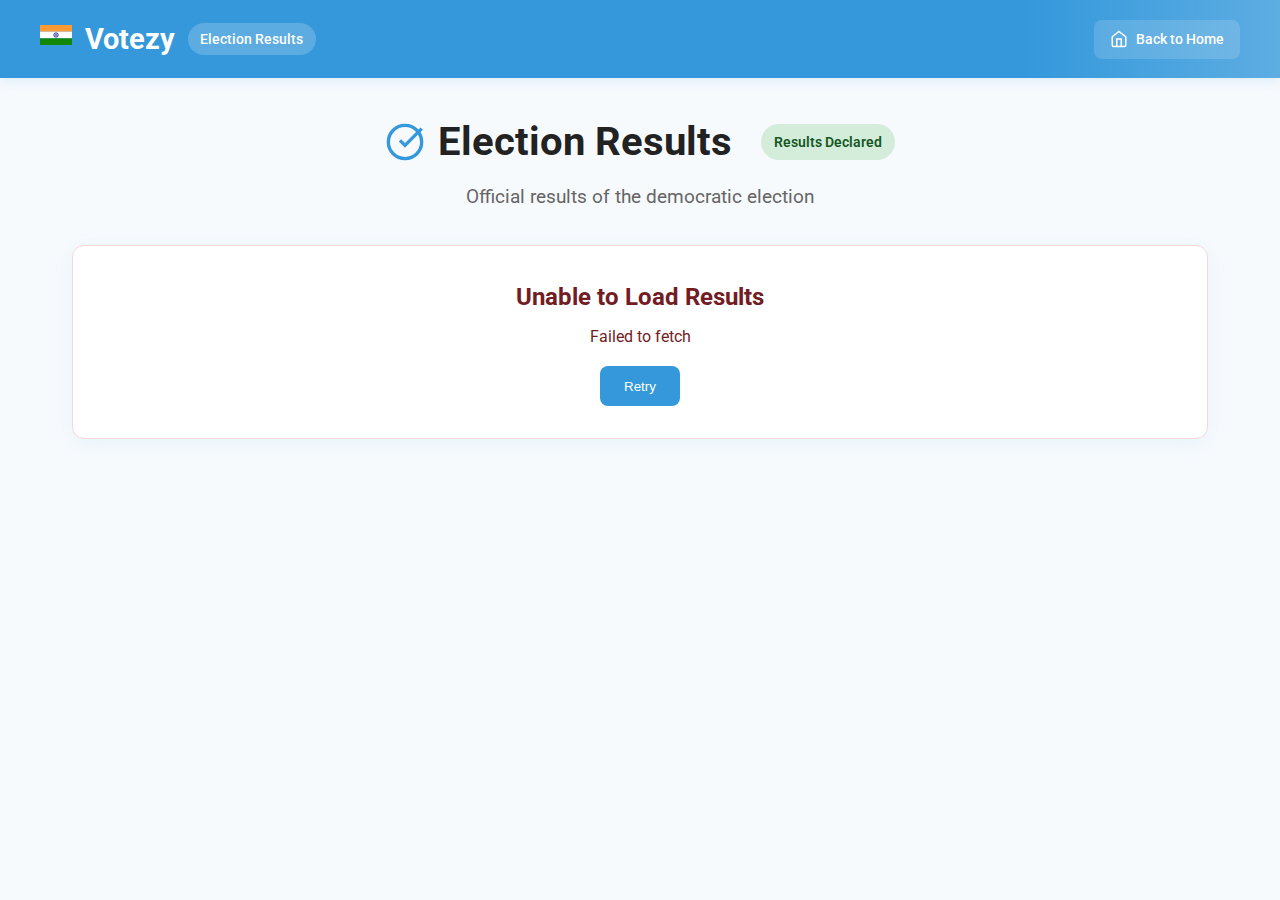
<file: VotezyFrontend/result.html>
<!DOCTYPE html>
<html lang="en">
<head>
    <meta charset="UTF-8">
    <meta name="viewport" content="width=device-width, initial-scale=1.0">
    <title>Election Results - Votezy</title>
    <link rel="preconnect" href="https://fonts.googleapis.com">
    <link rel="preconnect" href="https://fonts.gstatic.com" crossorigin>
    <link href="https://fonts.googleapis.com/css2?family=Roboto:wght@400;500;700&display=swap" rel="stylesheet">
    <style>
        * {
            margin: 0;
            padding: 0;
            box-sizing: border-box;
        }

        body {
            font-family: 'Roboto', sans-serif;
            background: #f7fafd;
            line-height: 1.6;
            color: #333;
        }

        /* Header */
        .header {
            background: linear-gradient(90deg, #3498db 80%, #5dade2 100%);
            color: #fff;
            padding: 1rem 2rem;
            box-shadow: 0 2px 12px rgba(52,152,219,0.15);
            position: sticky;
            top: 0;
            z-index: 1000;
        }

        .header-content {
            display: flex;
            justify-content: space-between;
            align-items: center;
            max-width: 1200px;
            margin: 0 auto;
        }

        .logo-section {
            display: flex;
            align-items: center;
            gap: 0.8rem;
        }

        .logo-section h1 {
            font-size: 1.8rem;
            font-weight: 700;
            margin: 0;
        }

        .results-badge {
            background: rgba(255,255,255,0.2);
            padding: 0.3rem 0.8rem;
            border-radius: 20px;
            font-size: 0.9rem;
            font-weight: 500;
        }

        .home-btn {
            background: rgba(255,255,255,0.15);
            color: #fff;
            text-decoration: none;
            padding: 0.5rem 1rem;
            border-radius: 8px;
            font-weight: 500;
            transition: all 0.3s;
            display: flex;
            align-items: center;
            gap: 0.5rem;
            font-size: 0.9rem;
        }

        .home-btn:hover {
            background: rgba(255,255,255,0.3);
        }

        /* Flag Icon */
        .flag-icon {
            display: inline-block;
            vertical-align: middle;
        }

        /* Main Container */
        .main-content {
            max-width: 1200px;
            margin: 0 auto;
            padding: 2rem;
        }

        /* Page Title */
        .section-header {
            margin-bottom: 2rem;
            text-align: center;
        }

        .section-title {
            font-size: 2.5rem;
            color: #222;
            margin-bottom: 0.5rem;
            display: flex;
            align-items: center;
            justify-content: center;
            gap: 0.8rem;
        }

        .section-subtitle {
            color: #666;
            font-size: 1.2rem;
        }

        /* Cards */
        .card {
            background: #fff;
            border-radius: 12px;
            box-shadow: 0 4px 20px rgba(52,152,219,0.08);
            margin-bottom: 2rem;
            border: 1px solid #e3eaf7;
            overflow: hidden;
        }

        .card-header {
            background: linear-gradient(135deg, #eaf6ff 60%, #f7fafd 100%);
            padding: 1.5rem 2rem;
            border-bottom: 1px solid #e3eaf7;
        }

        .card-title {
            font-size: 1.3rem;
            font-weight: 600;
            color: #3498db;
            margin: 0;
            display: flex;
            align-items: center;
            gap: 0.8rem;
        }

        .card-content {
            padding: 2rem;
        }

        /* Winner Section */
        .winner-card {
            background: linear-gradient(135deg, #f8f9fa 0%, #e8f4f8 100%);
            border: 2px solid #3498db;
            text-align: center;
            position: relative;
        }

        .winner-card .card-header {
            background: linear-gradient(135deg, #3498db 0%, #2980b9 100%);
            color: white;
        }

        .winner-card .card-title {
            color: white;
            font-size: 1.5rem;
        }

        .crown-container {
            margin-bottom: 1.5rem;
            display: flex;
            justify-content: center;
            align-items: center;
        }

        .crown {
            font-size: 3rem;
            animation: bounce 2s ease-in-out infinite;
            filter: drop-shadow(0 4px 8px rgba(0,0,0,0.2));
        }

        @keyframes bounce {
            0%, 20%, 50%, 80%, 100% { transform: translateY(0) rotate(0deg); }
            40% { transform: translateY(-15px) rotate(-3deg); }
            60% { transform: translateY(-8px) rotate(3deg); }
        }

        .winner-details {
            background: white;
            border-radius: 12px;
            padding: 2rem;
            margin-top: 1rem;
            box-shadow: 0 4px 16px rgba(52,152,219,0.1);
        }

        .winner-name {
            font-size: 2rem;
            font-weight: 700;
            color: #2c3e50;
            margin-bottom: 0.5rem;
        }

        .winner-party {
            font-size: 1.2rem;
            color: #7f8c8d;
            margin-bottom: 1.5rem;
            font-weight: 500;
        }

        .winner-stats {
            display: grid;
            grid-template-columns: repeat(auto-fit, minmax(150px, 1fr));
            gap: 1rem;
        }

        .winner-stat-item {
            background: #f8f9fa;
            padding: 1rem;
            border-radius: 8px;
            text-align: center;
            border: 1px solid #e3eaf7;
        }

        .winner-stat-label {
            font-size: 0.9rem;
            color: #666;
            font-weight: 500;
            margin-bottom: 0.3rem;
        }

        .winner-stat-value {
            font-size: 1.2rem;
            font-weight: 600;
            color: #2c3e50;
        }

        .winner-votes {
            font-size: 1.4rem;
            font-weight: 700;
            color: #3498db;
        }

        /* Tables */
        .table-container {
            overflow-x: auto;
        }

        .results-table {
            width: 100%;
            border-collapse: collapse;
            margin-top: 1rem;
            background: white;
            border-radius: 12px;
            overflow: hidden;
            box-shadow: 0 4px 16px rgba(52,152,219,0.1);
        }

        .results-table th {
            background: linear-gradient(135deg, #3498db 0%, #2980b9 100%);
            color: white;
            padding: 1.2rem;
            text-align: left;
            font-weight: 600;
            font-size: 1rem;
        }

        .results-table td {
            padding: 1.2rem;
            border-bottom: 1px solid #e3eaf7;
            font-size: 1rem;
        }

        .results-table tr:nth-child(even) {
            background: #f8f9fa;
        }

        .results-table tr:hover {
            background: #e8f4f8;
            transition: all 0.2s;
        }

        .rank-cell {
            font-weight: 700;
            font-size: 1.2rem;
            text-align: center;
            width: 80px;
        }

        .rank-1 {
            color: #f39c12;
            background: linear-gradient(135deg, #fff9e6 0%, #fef5e7 100%);
        }

        .rank-2 {
            color: #95a5a6;
            background: linear-gradient(135deg, #f8f9fa 0%, #ecf0f1 100%);
        }

        .rank-3 {
            color: #cd7f32;
            background: linear-gradient(135deg, #fdf2e9 0%, #fadbd8 100%);
        }

        .candidate-name {
            font-weight: 600;
            color: #2c3e50;
        }

        .party-name {
            color: #7f8c8d;
            font-size: 0.9rem;
        }

        .vote-count {
            font-weight: 700;
            font-size: 1.1rem;
            color: #27ae60;
            text-align: center;
        }

        .vote-percentage {
            font-size: 0.9rem;
            color: #666;
            font-weight: 500;
        }

        .symbol-cell {
            text-align: center;
            font-weight: 600;
            color: #8e44ad;
        }

        /* Medal Icons for Rankings */
        .medal {
            font-size: 1.5rem;
            margin-right: 0.5rem;
        }

        /* Loading States */
        .loading-container {
            display: flex;
            justify-content: center;
            align-items: center;
            min-height: 400px;
            flex-direction: column;
            gap: 1rem;
        }

        .loading-spinner {
            width: 60px;
            height: 60px;
            border: 4px solid #e3eaf7;
            border-top: 4px solid #3498db;
            border-radius: 50%;
            animation: spin 1s linear infinite;
        }

        @keyframes spin {
            0% { transform: rotate(0deg); }
            100% { transform: rotate(360deg); }
        }

        .loading-text {
            color: #666;
            font-size: 1.2rem;
            font-weight: 500;
        }

        /* Error States */
        .error-container {
            background: #fff;
            color: #721c24;
            padding: 2rem;
            border-radius: 12px;
            text-align: center;
            margin: 2rem 0;
            box-shadow: 0 4px 20px rgba(52,152,219,0.08);
            border: 1px solid #f8d7da;
        }

        .error-title {
            font-size: 1.5rem;
            font-weight: 700;
            margin-bottom: 0.5rem;
            color: #721c24;
        }

        .error-message {
            font-size: 1rem;
            color: #721c24;
        }

        .retry-btn {
            background: #3498db;
            color: white;
            border: none;
            padding: 0.8rem 1.5rem;
            border-radius: 8px;
            cursor: pointer;
            font-weight: 500;
            margin-top: 1rem;
            transition: all 0.3s;
        }

        .retry-btn:hover {
            background: #2980b9;
            transform: translateY(-2px);
        }

        /* Empty State */
        .empty-state {
            background: #fff;
            border-radius: 12px;
            padding: 3rem 2rem;
            text-align: center;
            box-shadow: 0 4px 20px rgba(52,152,219,0.08);
            border: 1px solid #e3eaf7;
        }

        .empty-icon {
            font-size: 4rem;
            margin-bottom: 1rem;
            color: #bdc3c7;
        }

        .empty-title {
            font-size: 1.5rem;
            font-weight: 600;
            margin-bottom: 0.5rem;
            color: #2c3e50;
        }

        .empty-message {
            font-size: 1rem;
            color: #7f8c8d;
        }

        /* Status Indicators */
        .status-indicator {
            display: inline-block;
            padding: 0.4rem 0.8rem;
            border-radius: 20px;
            font-weight: 600;
            font-size: 0.9rem;
            margin-left: 1rem;
        }

        .status-declared {
            background: #d4edda;
            color: #155724;
        }

        .status-pending {
            background: #fff3cd;
            color: #856404;
        }

        /* Responsive Design */
        @media (max-width: 768px) {
            .main-content {
                padding: 1rem;
            }

            .section-title {
                font-size: 2rem;
                flex-direction: column;
                gap: 0.5rem;
            }

            .header-content {
                flex-direction: column;
                gap: 1rem;
            }

            .winner-name {
                font-size: 1.5rem;
            }

            .winner-stats {
                grid-template-columns: 1fr;
                gap: 0.8rem;
            }

            .results-table {
                font-size: 0.9rem;
            }

            .results-table th,
            .results-table td {
                padding: 0.8rem 0.5rem;
            }

            .card-content {
                padding: 1rem;
            }
        }

        /* Additional Animations */
        .fade-in {
            animation: fadeIn 1s ease-in-out;
        }

        @keyframes fadeIn {
            from { opacity: 0; transform: translateY(20px); }
            to { opacity: 1; transform: translateY(0); }
        }

        .slide-up {
            animation: slideUp 0.8s ease-out;
        }

        @keyframes slideUp {
            from { opacity: 0; transform: translateY(40px); }
            to { opacity: 1; transform: translateY(0); }
        }

        /* Success Message */
        .success-message {
            background: #d4edda;
            color: #155724;
            padding: 1rem 2rem;
            border-radius: 8px;
            margin-bottom: 2rem;
            border-left: 4px solid #28a745;
            display: flex;
            align-items: center;
            gap: 0.8rem;
            font-weight: 500;
        }

        .success-message svg {
            flex-shrink: 0;
        }
    </style>
</head>
<body>
    <!-- Header -->
    <header class="header">
        <div class="header-content">
            <div class="logo-section">
                <span class="flag-icon">
                    <svg width="32" height="20" viewBox="0 0 32 20" xmlns="http://www.w3.org/2000/svg">
                        <rect width="32" height="6.67" y="0" fill="#FF9933"/>
                        <rect width="32" height="6.67" y="6.67" fill="#FFFFFF"/>
                        <rect width="32" height="6.66" y="13.34" fill="#138808"/>
                        <circle cx="16" cy="10" r="2.2" fill="none" stroke="#000088" stroke-width="0.7"/>
                        <g stroke="#000088" stroke-width="0.3">
                            <g>
                                <line x1="16" y1="7.8" x2="16" y2="12.2"/>
                                <line x1="13.8" y1="10" x2="18.2" y2="10"/>
                            </g>
                            <g transform="rotate(45 16 10)">
                                <line x1="16" y1="7.8" x2="16" y2="12.2"/>
                                <line x1="13.8" y1="10" x2="18.2" y2="10"/>
                            </g>
                        </g>
                    </svg>
                </span>
                <h1>Votezy</h1>
                <span class="results-badge">Election Results</span>
            </div>
            <a href="index.html" class="home-btn">
                <svg width="18" height="18" viewBox="0 0 24 24" fill="none" stroke="currentColor" stroke-width="2">
                    <path d="M3 9l9-7 9 7v11a2 2 0 0 1-2 2H5a2 2 0 0 1-2-2z"/>
                    <polyline points="9,22 9,12 15,12 15,22"/>
                </svg>
                Back to Home
            </a>
        </div>
    </header>

    <!-- Main Content -->
    <main class="main-content">
        <!-- Page Title -->
        <div class="section-header fade-in">
            <h2 class="section-title">
                <svg width="40" height="40" viewBox="0 0 24 24" fill="none" stroke="#3498db" stroke-width="2">
                    <path d="M9 11l3 3L22 4"/>
                    <circle cx="12" cy="12" r="10"/>
                </svg>
                Election Results
                <span class="status-indicator status-declared" id="results-status">Results Declared</span>
            </h2>
            <p class="section-subtitle">Official results of the democratic election</p>
        </div>

        <!-- Loading State -->
        <div id="loading-container" class="card loading-container">
            <div class="loading-spinner"></div>
            <div class="loading-text">Loading election results...</div>
        </div>

        <!-- Error State -->
        <div id="error-container" class="error-container" style="display: none;">
            <div class="error-title">Unable to Load Results</div>
            <div class="error-message" id="error-message">Failed to fetch election results. Please try again.</div>
            <button class="retry-btn" onclick="loadResults()">Retry</button>
        </div>

        <!-- Success Message -->
        <div id="success-message" class="success-message" style="display: none;">
            <svg width="24" height="24" viewBox="0 0 24 24" fill="none" stroke="currentColor" stroke-width="2">
                <path d="M9 11l3 3L22 4"/>
                <circle cx="12" cy="12" r="10"/>
            </svg>
            <span>Election results have been successfully declared and are now available to the public.</span>
        </div>

        <!-- Winner Section -->
        <div id="winner-section" class="card winner-card slide-up" style="display: none;">
            <div class="card-header">
                <h3 class="card-title">
                    <svg width="28" height="28" viewBox="0 0 24 24" fill="none" stroke="currentColor" stroke-width="2">
                        <path d="M6 9l6 6 6-6"/>
                        <circle cx="12" cy="12" r="10"/>
                    </svg>
                    Election Winner
                </h3>
            </div>
            <div class="card-content">
                <div class="crown-container">
                    <div class="crown">👑</div>
                </div>
                <div class="winner-details">
                    <div class="winner-name" id="winner-name">Loading...</div>
                    <div class="winner-party" id="winner-party">Loading...</div>
                    <div class="winner-stats">
                        <div class="winner-stat-item">
                            <div class="winner-stat-label">Candidate ID</div>
                            <div class="winner-stat-value" id="winner-id">-</div>
                        </div>
                        <div class="winner-stat-item">
                            <div class="winner-stat-label">Party Symbol</div>
                            <div class="winner-stat-value" id="winner-symbol">-</div>
                        </div>
                        <div class="winner-stat-item">
                            <div class="winner-stat-label">Total Votes</div>
                            <div class="winner-stat-value winner-votes" id="winner-votes">0</div>
                        </div>
                        <div class="winner-stat-item">
                            <div class="winner-stat-label">Vote Share</div>
                            <div class="winner-stat-value" id="winner-percentage">0%</div>
                        </div>
                    </div>
                </div>
            </div>
        </div>

        <!-- Complete Results Section -->
        <div id="results-section" class="card fade-in" style="display: none;">
            <div class="card-header">
                <h3 class="card-title">
                    <svg width="24" height="24" viewBox="0 0 24 24" fill="none" stroke="currentColor" stroke-width="2">
                        <rect x="3" y="4" width="18" height="18" rx="2" ry="2"/>
                        <line x1="16" y1="2" x2="16" y2="6"/>
                        <line x1="8" y1="2" x2="8" y2="6"/>
                        <line x1="3" y1="10" x2="21" y2="10"/>
                    </svg>
                    Complete Election Results
                </h3>
            </div>
            <div class="card-content">
                <div class="table-container">
                    <table class="results-table">
                        <thead>
                            <tr>
                                <th>Rank</th>
                                <th>Candidate Name</th>
                                <th>Party</th>
                                <th>Symbol</th>
                                <th>Votes Received</th>
                                <th>Vote Share</th>
                            </tr>
                        </thead>
                        <tbody id="results-table-body">
                            <!-- Dynamic content will be inserted here -->
                        </tbody>
                    </table>
                </div>
            </div>
        </div>

        <!-- Empty State -->
        <div id="empty-state" class="empty-state" style="display: none;">
            <div class="empty-icon">🗳️</div>
            <div class="empty-title">No Results Available</div>
            <div class="empty-message">Election results have not been declared yet or no votes were cast.</div>
        </div>
    </main>

    <script>
        const apiBase = 'http://localhost:8080/api';
        let electionData = [];
        let totalVotes = 0;

        // DOM Elements
        const loadingContainer = document.getElementById('loading-container');
        const errorContainer = document.getElementById('error-container');
        const errorMessage = document.getElementById('error-message');
        const winnerSection = document.getElementById('winner-section');
        const resultsSection = document.getElementById('results-section');
        const emptyState = document.getElementById('empty-state');
        const successMessage = document.getElementById('success-message');
        const resultsTableBody = document.getElementById('results-table-body');

        // Winner elements
        const winnerName = document.getElementById('winner-name');
        const winnerParty = document.getElementById('winner-party');
        const winnerId = document.getElementById('winner-id');
        const winnerSymbol = document.getElementById('winner-symbol');
        const winnerVotes = document.getElementById('winner-votes');
        const winnerPercentage = document.getElementById('winner-percentage');

        // Utility functions
        function formatNumber(num) {
            return new Intl.NumberFormat('en-US').format(num);
        }

        function calculatePercentage(votes, total) {
            if (total === 0) return '0.0%';
            return ((votes / total) * 100).toFixed(1) + '%';
        }

        function getRankMedal(rank) {
            switch(rank) {
                case 1: return '🥇';
                case 2: return '🥈';
                case 3: return '🥉';
                default: return '';
            }
        }

        function getRankClass(rank) {
            switch(rank) {
                case 1: return 'rank-1';
                case 2: return 'rank-2';
                case 3: return 'rank-3';
                default: return '';
            }
        }

        // Show/Hide functions
        function showLoading() {
            loadingContainer.style.display = 'flex';
            errorContainer.style.display = 'none';
            winnerSection.style.display = 'none';
            resultsSection.style.display = 'none';
            emptyState.style.display = 'none';
            successMessage.style.display = 'none';
        }

        function showError(message) {
            loadingContainer.style.display = 'none';
            errorContainer.style.display = 'block';
            winnerSection.style.display = 'none';
            resultsSection.style.display = 'none';
            emptyState.style.display = 'none';
            successMessage.style.display = 'none';
            errorMessage.textContent = message;
        }

        function showResults() {
            loadingContainer.style.display = 'none';
            errorContainer.style.display = 'none';
            winnerSection.style.display = 'block';
            resultsSection.style.display = 'block';
            emptyState.style.display = 'none';
            successMessage.style.display = 'block';
        }

        function showEmpty() {
            loadingContainer.style.display = 'none';
            errorContainer.style.display = 'none';
            winnerSection.style.display = 'none';
            resultsSection.style.display = 'none';
            emptyState.style.display = 'block';
            successMessage.style.display = 'none';
        }

        // Display winner information
        function displayWinner(winner) {
            winnerName.textContent = winner.candidateName || 'Unknown Candidate';
            winnerParty.textContent = winner.partyName || 'Independent';
            winnerId.textContent = winner.candidateId || 'N/A';
            winnerSymbol.textContent = winner.symbol || 'N/A';
            winnerVotes.textContent = formatNumber(winner.totalVotes || 0);
            winnerPercentage.textContent = calculatePercentage(winner.totalVotes || 0, totalVotes);
        }

        // Display complete results table
        function displayResults(results) {
            resultsTableBody.innerHTML = '';
            
            results.forEach(candidate => {
                const row = document.createElement('tr');
                const rankClass = getRankClass(candidate.rank);
                const medal = getRankMedal(candidate.rank);
                
                row.innerHTML = `
                    <td class="rank-cell ${rankClass}">
                        <span class="medal">${medal}</span>${candidate.rank}
                    </td>
                    <td class="candidate-name">${candidate.candidateName || 'Unknown'}</td>
                    <td class="party-name">${candidate.partyName || 'Independent'}</td>
                    <td class="symbol-cell">${candidate.symbol || 'N/A'}</td>
                    <td class="vote-count">${formatNumber(candidate.totalVotes || 0)}</td>
                    <td class="vote-percentage">${calculatePercentage(candidate.totalVotes || 0, totalVotes)}</td>
                `;
                
                resultsTableBody.appendChild(row);
            });
        }

        // Main function to load results
        async function loadResults() {
            showLoading();
            
            try {
                console.log('Fetching election results...');
                const response = await fetch(`${apiBase}/election-results`);
                
                if (!response.ok) {
                    throw new Error(`HTTP ${response.status}: ${response.statusText}`);
                }
                
                const data = await response.json();
                console.log('Election results received:', data);
                
                if (!data || !Array.isArray(data) || data.length === 0) {
                    showEmpty();
                    return;
                }
                
                // Store election data
                electionData = data;
                
                // Calculate total votes
                totalVotes = data.reduce((sum, candidate) => sum + (candidate.totalVotes || 0), 0);
                console.log('Total votes calculated:', totalVotes);
                
                // Find winner (rank 1)
                const winner = data.find(candidate => candidate.rank === 1);
                
                if (!winner) {
                    showError('No winner found in the election results.');
                    return;
                }
                
                // Display results
                displayWinner(winner);
                displayResults(data);
                showResults();
                
            } catch (error) {
                console.error('Error loading results:', error);
                let errorMsg = 'Failed to load election results.';
                
                if (error.message.includes('404')) {
                    errorMsg = 'Election results are not available yet. Results may not have been declared.';
                } else if (error.message.includes('500')) {
                    errorMsg = 'Server error occurred while fetching results. Please try again later.';
                } else if (error.message.includes('Network')) {
                    errorMsg = 'Network connection error. Please check your internet connection.';
                } else {
                    errorMsg = error.message || 'An unexpected error occurred.';
                }
                
                showError(errorMsg);
            }
        }

        // Initialize page
        document.addEventListener('DOMContentLoaded', function() {
            console.log('Election Results page initialized');
            loadResults();
        });

        // Auto-refresh results every 30 seconds
        setInterval(loadResults, 30000);

        // Handle page visibility changes
        document.addEventListener('visibilitychange', function() {
            if (!document.hidden) {
                loadResults();
            }
        });
    </script>
</body>
</html>
</file>
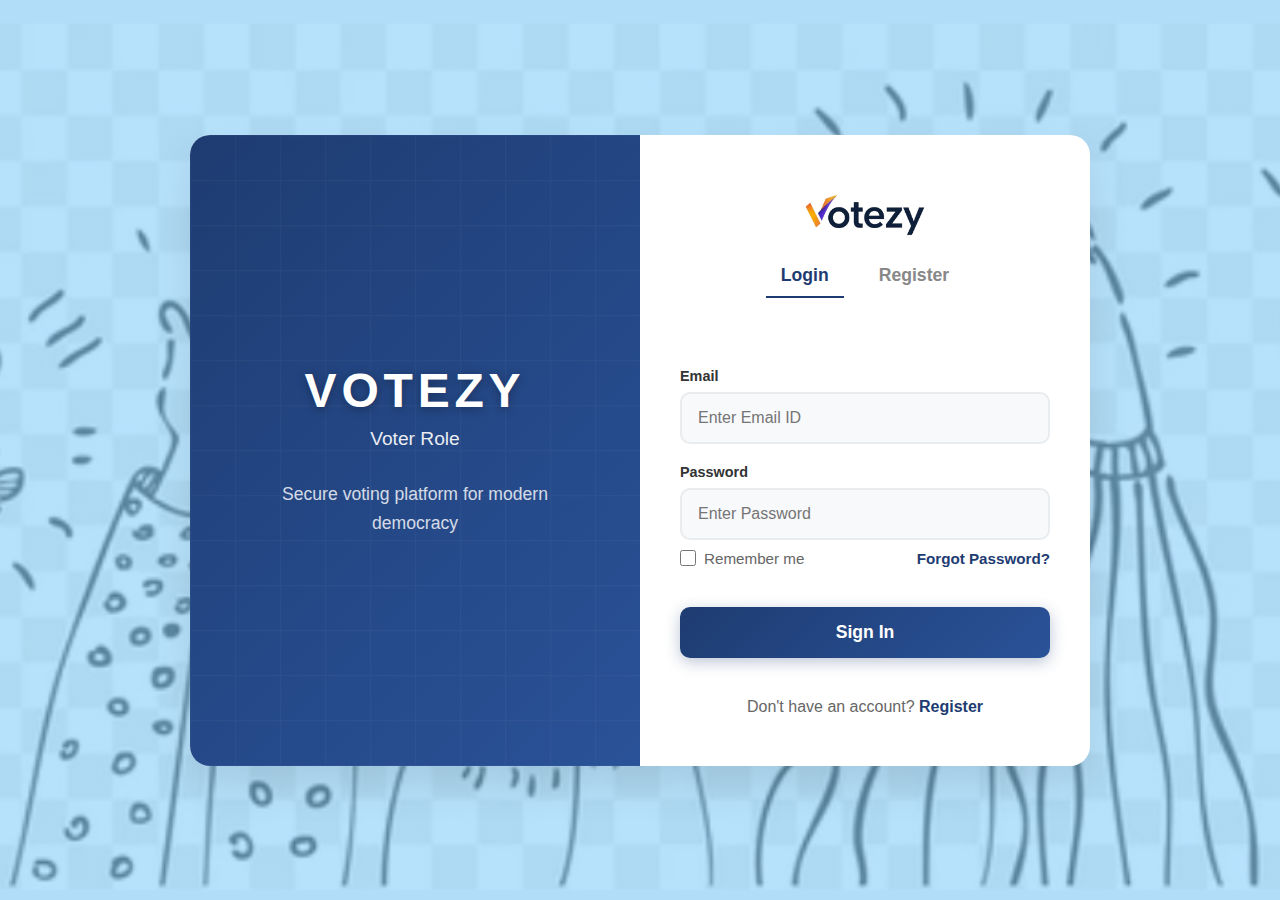
<file: VotezyFrontend/voter.html>
<!DOCTYPE html>
<html lang="en">
<head>
    <meta charset="UTF-8">
    <meta name="viewport" content="width=device-width, initial-scale=1.0">
    <title>Votezy Voter Dashboard</title>
    <link rel="preconnect" href="https://fonts.googleapis.com">
    <link rel="preconnect" href="https://fonts.gstatic.com" crossorigin>
    <link href="https://fonts.googleapis.com/css2?family=Roboto:wght@400;500;700&display=swap" rel="stylesheet">
    <style>
        * {
            margin: 0;
            padding: 0;
            box-sizing: border-box;
        }

        body {
            font-family: 'Roboto', sans-serif;
            background: #f7fafd;
            line-height: 1.6;
            color: #333;
        }

        /* Loading Spinner */
        .loading-overlay {
            position: fixed;
            top: 0;
            left: 0;
            width: 100%;
            height: 100%;
            background: rgba(52, 152, 219, 0.9);
            display: flex;
            justify-content: center;
            align-items: center;
            z-index: 9999;
            color: white;
            font-size: 1.2rem;
            font-weight: 600;
        }

        .loading-content {
            text-align: center;
        }

        .loading-spinner {
            width: 48px;
            height: 48px;
            margin-bottom: 1rem;
            animation: spin 1s linear infinite;
        }

        @keyframes spin {
            from { transform: rotate(0deg); }
            to { transform: rotate(360deg); }
        }

        /* Header - Same as Admin Panel */
        .voter-header {
            background: linear-gradient(90deg, #3498db 80%, #5dade2 100%);
            color: #fff;
            padding: 1rem 2rem;
            box-shadow: 0 2px 12px rgba(52,152,219,0.15);
            position: sticky;
            top: 0;
            z-index: 1000;
        }

        .header-content {
            display: flex;
            justify-content: space-between;
            align-items: center;
            max-width: 1200px;
            margin: 0 auto;
        }

        .logo-section {
            display: flex;
            align-items: center;
            gap: 0.8rem;
        }

        .logo-section h1 {
            font-size: 1.8rem;
            font-weight: 700;
            margin: 0;
        }

        .voter-badge {
            background: rgba(255,255,255,0.2);
            padding: 0.3rem 0.8rem;
            border-radius: 20px;
            font-size: 0.9rem;
            font-weight: 500;
        }

        .user-section {
            display: flex;
            align-items: center;
            gap: 1rem;
        }

        .header-btn {
            background: rgba(255,255,255,0.2);
            color: #fff;
            border: none;
            padding: 0.5rem 1rem;
            border-radius: 8px;
            cursor: pointer;
            font-weight: 500;
            transition: background 0.3s;
            display: flex;
            align-items: center;
            gap: 0.5rem;
            text-decoration: none;
            font-size: 0.9rem;
        }

        .header-btn:hover {
            background: rgba(255,255,255,0.3);
        }

        .home-btn {
            background: rgba(255,255,255,0.15);
        }

        .logout-btn {
            background: rgba(231, 76, 60, 0.8);
        }

        .logout-btn:hover {
            background: rgba(231, 76, 60, 0.9);
        }

        /* Navigation */
        .nav-tabs {
            background: #fff;
            border-bottom: 1px solid #e3eaf7;
            padding: 0 2rem;
            box-shadow: 0 2px 8px rgba(52,152,219,0.05);
        }

        .nav-container {
            max-width: 1200px;
            margin: 0 auto;
            display: flex;
            gap: 0;
        }

        .nav-tab {
            padding: 1rem 2rem;
            cursor: pointer;
            border-bottom: 3px solid transparent;
            transition: all 0.3s;
            font-weight: 500;
            color: #666;
            display: flex;
            align-items: center;
            gap: 0.5rem;
            flex: 1;
            justify-content: center;
        }

        .nav-tab:hover {
            background: #f8fafc;
            color: #3498db;
        }

        .nav-tab.active {
            color: #3498db;
            border-bottom-color: #3498db;
            background: #f8fafc;
        }

        /* Main Content */
        .main-content {
            max-width: 1200px;
            margin: 0 auto;
            padding: 2rem;
        }

        .content-section {
            display: none;
        }

        .content-section.active {
            display: block;
        }

        .section-header {
            margin-bottom: 2rem;
        }

        .section-title {
            font-size: 2rem;
            color: #222;
            margin-bottom: 0.5rem;
            display: flex;
            align-items: center;
            gap: 0.8rem;
        }

        .section-subtitle {
            color: #666;
            font-size: 1.1rem;
        }

        /* Cards */
        .card {
            background: #fff;
            border-radius: 12px;
            box-shadow: 0 4px 20px rgba(52,152,219,0.08);
            margin-bottom: 2rem;
            border: 1px solid #e3eaf7;
            overflow: hidden;
        }

        .card-header {
            background: linear-gradient(135deg, #eaf6ff 60%, #f7fafd 100%);
            padding: 1.5rem 2rem;
            border-bottom: 1px solid #e3eaf7;
        }

        .card-title {
            font-size: 1.3rem;
            font-weight: 600;
            color: #3498db;
            margin: 0;
            display: flex;
            align-items: center;
            gap: 0.8rem;
        }

        .card-content {
            padding: 2rem;
        }

        /* Election Cards */
        .elections-grid {
            display: grid;
            grid-template-columns: repeat(auto-fit, minmax(350px, 1fr));
            gap: 2rem;
            margin-bottom: 2rem;
        }

        .election-card {
            background: #fff;
            border-radius: 12px;
            box-shadow: 0 4px 20px rgba(52,152,219,0.08);
            border: 1px solid #e3eaf7;
            overflow: hidden;
            transition: transform 0.3s, box-shadow 0.3s;
        }

        .election-card:hover {
            transform: translateY(-4px);
            box-shadow: 0 8px 32px rgba(52,152,219,0.15);
        }

        .election-card-header {
            background: linear-gradient(135deg, #3498db 0%, #5dade2 100%);
            color: #fff;
            padding: 1.5rem 2rem;
            text-align: center;
        }

        .election-title {
            font-size: 1.4rem;
            font-weight: 700;
            margin-bottom: 0.5rem;
        }

        .election-type {
            font-size: 0.9rem;
            opacity: 0.9;
        }

        .election-card-body {
            padding: 2rem;
        }

        .election-info {
            margin-bottom: 1.5rem;
        }

        .info-row {
            display: flex;
            justify-content: space-between;
            margin-bottom: 0.8rem;
            font-size: 1rem;
        }

        .info-label {
            color: #666;
            font-weight: 500;
        }

        .info-value {
            color: #333;
            font-weight: 600;
        }

        .election-status {
            display: inline-block;
            padding: 0.5rem 1rem;
            border-radius: 20px;
            font-weight: 600;
            font-size: 0.9rem;
            margin-bottom: 1.5rem;
        }

        .status-live {
            background: #d4edda;
            color: #155724;
            animation: pulse 2s infinite;
        }

        .status-upcoming {
            background: #fff3cd;
            color: #856404;
        }

        .status-completed {
            background: #f8d7da;
            color: #721c24;
        }

        .status-inactive {
            background: #e2e3e5;
            color: #6c757d;
        }

        @keyframes pulse {
            0% { opacity: 1; }
            50% { opacity: 0.7; }
            100% { opacity: 1; }
        }

        .vote-btn {
            width: 100%;
            background: linear-gradient(90deg, #3498db 80%, #5dade2 100%);
            color: #fff;
            border: none;
            padding: 1rem 2rem;
            border-radius: 8px;
            font-size: 1.1rem;
            font-weight: 700;
            cursor: pointer;
            transition: all 0.3s;
            box-shadow: 0 4px 12px rgba(52,152,219,0.2);
        }

        .vote-btn:hover:not(:disabled) {
            transform: translateY(-2px);
            box-shadow: 0 6px 20px rgba(52,152,219,0.3);
        }

        .vote-btn:disabled {
            background: #ccc;
            cursor: not-allowed;
            transform: none;
            box-shadow: none;
        }

        /* Timer Display */
        .timer-container {
            background: linear-gradient(135deg, #2c3e50 0%, #34495e 100%);
            color: #fff;
            padding: 1.5rem;
            border-radius: 12px;
            text-align: center;
            margin-bottom: 1.5rem;
            box-shadow: 0 4px 16px rgba(44,62,80,0.2);
        }

        .timer-label {
            font-size: 0.9rem;
            opacity: 0.9;
            margin-bottom: 0.5rem;
            text-transform: uppercase;
            letter-spacing: 0.5px;
        }

        .timer-display {
            font-size: 2rem;
            font-weight: 700;
            font-family: 'Courier New', monospace;
            margin-bottom: 0.5rem;
        }

        .timer-status {
            font-size: 0.9rem;
            opacity: 0.9;
        }

        /* No Election State */
        .no-election {
            text-align: center;
            padding: 3rem 2rem;
            color: #666;
        }

        .no-election-icon {
            font-size: 4rem;
            margin-bottom: 1rem;
            opacity: 0.5;
        }

        .no-election-title {
            font-size: 1.3rem;
            font-weight: 600;
            margin-bottom: 0.5rem;
            color: #555;
        }

        .no-election-message {
            font-size: 1rem;
            line-height: 1.6;
            max-width: 400px;
            margin: 0 auto;
        }

        /* Election Loading State */
        .election-loading {
            text-align: center;
            padding: 2rem;
            color: #666;
        }

        .election-loading-spinner {
            width: 32px;
            height: 32px;
            margin: 0 auto 1rem;
            animation: spin 1s linear infinite;
        }

        /* Voting Modal */
        .voting-modal {
            display: none;
            position: fixed;
            top: 0;
            left: 0;
            width: 100%;
            height: 100%;
            background: rgba(0,0,0,0.8);
            z-index: 2000;
            justify-content: center;
            align-items: center;
            padding: 1rem;
        }

        .voting-modal.active {
            display: flex;
        }

        .modal-content {
            background: #fff;
            border-radius: 16px;
            max-width: 600px;
            width: 100%;
            max-height: 90vh;
            overflow-y: auto;
            box-shadow: 0 16px 64px rgba(0,0,0,0.3);
        }

        .modal-header {
            background: linear-gradient(135deg, #3498db 0%, #5dade2 100%);
            color: #fff;
            padding: 2rem;
            text-align: center;
            position: relative;
        }

        .modal-title {
            font-size: 1.6rem;
            font-weight: 700;
            margin-bottom: 0.5rem;
        }

        .modal-subtitle {
            font-size: 1rem;
            opacity: 0.9;
        }

        .close-modal {
            position: absolute;
            top: 1rem;
            right: 1rem;
            background: none;
            border: none;
            color: #fff;
            font-size: 2rem;
            cursor: pointer;
            opacity: 0.8;
            transition: opacity 0.3s;
        }

        .close-modal:hover {
            opacity: 1;
        }

        .modal-body {
            padding: 2rem;
        }

        .candidates-list {
            display: flex;
            flex-direction: column;
            gap: 1rem;
            margin-bottom: 2rem;
        }

        .candidate-option {
            border: 2px solid #e3eaf7;
            border-radius: 12px;
            padding: 1.5rem;
            cursor: pointer;
            transition: all 0.3s;
            display: flex;
            align-items: center;
            gap: 1rem;
        }

        .candidate-option:hover {
            border-color: #3498db;
            background: #f8fafc;
        }

        .candidate-option.selected {
            border-color: #3498db;
            background: #eaf6ff;
            box-shadow: 0 4px 16px rgba(52,152,219,0.1);
        }

        .candidate-radio {
            width: 20px;
            height: 20px;
            accent-color: #3498db;
        }

        .candidate-info {
            flex: 1;
        }

        .candidate-name {
            font-size: 1.2rem;
            font-weight: 600;
            color: #222;
            margin-bottom: 0.3rem;
        }

        .candidate-party {
            color: #666;
            font-size: 1rem;
        }

        .candidate-symbol {
            font-size: 2rem;
            margin-left: auto;
        }

        .vote-submit-btn {
            width: 100%;
            background: linear-gradient(90deg, #27ae60 0%, #2ecc71 100%);
            color: #fff;
            border: none;
            padding: 1rem 2rem;
            border-radius: 8px;
            font-size: 1.2rem;
            font-weight: 700;
            cursor: pointer;
            transition: all 0.3s;
            box-shadow: 0 4px 12px rgba(39,174,96,0.2);
            margin-top: 1rem;
        }

        .vote-submit-btn:hover {
            transform: translateY(-2px);
            box-shadow: 0 6px 20px rgba(39,174,96,0.3);
        }

        .vote-submit-btn:disabled {
            background: #ccc;
            cursor: not-allowed;
            transform: none;
            box-shadow: none;
        }

        /* Password Update Modal */
        .password-modal {
            display: none;
            position: fixed;
            top: 0;
            left: 0;
            width: 100%;
            height: 100%;
            background: rgba(0,0,0,0.8);
            z-index: 2500;
            justify-content: center;
            align-items: center;
            padding: 1rem;
        }

        .password-modal.active {
            display: flex;
        }

        .password-modal-content {
            background: #fff;
            border-radius: 16px;
            max-width: 500px;
            width: 100%;
            box-shadow: 0 16px 64px rgba(0,0,0,0.3);
            overflow: hidden;
        }

        .password-modal-header {
            background: linear-gradient(135deg, #3498db 0%, #2980b9 100%);
            color: #fff;
            padding: 1.5rem 2rem;
            text-align: center;
            position: relative;
        }

        .password-modal-title {
            font-size: 1.4rem;
            font-weight: 700;
            margin-bottom: 0.5rem;
            display: flex;
            align-items: center;
            justify-content: center;
            gap: 0.5rem;
        }

        .password-modal-subtitle {
            font-size: 1rem;
            opacity: 0.9;
        }

        .close-password-modal {
            position: absolute;
            top: 1rem;
            right: 1rem;
            background: none;
            border: none;
            color: #fff;
            font-size: 1.5rem;
            cursor: pointer;
            opacity: 0.8;
            transition: opacity 0.3s;
        }

        .close-password-modal:hover {
            opacity: 1;
        }

        .password-modal-body {
            padding: 2rem;
        }

        .password-form-group {
            margin-bottom: 1.5rem;
        }

        .password-form-label {
            display: block;
            margin-bottom: 0.5rem;
            font-weight: 600;
            color: #333;
        }

        .password-input-container {
            position: relative;
        }

        .password-form-input {
            width: 100%;
            padding: 0.8rem 3rem 0.8rem 1rem;
            border: 2px solid #e3eaf7;
            border-radius: 8px;
            font-size: 1rem;
            transition: border-color 0.3s;
        }

        .password-form-input:focus {
            outline: none;
            border-color: #3498db;
        }

        .password-toggle {
            position: absolute;
            right: 0.8rem;
            top: 50%;
            transform: translateY(-50%);
            background: none;
            border: none;
            cursor: pointer;
            color: #666;
            padding: 0.2rem;
        }

        .password-toggle:hover {
            color: #3498db;
        }

        .password-form-error {
            color: #e74c3c;
            font-size: 0.9rem;
            margin-top: 0.5rem;
            display: none;
        }

        .password-form-success {
            color: #27ae60;
            font-size: 0.9rem;
            margin-top: 0.5rem;
            display: none;
        }

        .password-update-buttons {
            display: flex;
            gap: 1rem;
            justify-content: flex-end;
            margin-top: 2rem;
        }

        .password-update-btn {
            background: linear-gradient(90deg, #3498db 0%, #2980b9 100%);
            color: #fff;
            border: none;
            padding: 0.8rem 1.5rem;
            border-radius: 8px;
            font-size: 1rem;
            font-weight: 600;
            cursor: pointer;
            transition: all 0.3s;
        }

        .password-update-btn:hover {
            transform: translateY(-2px);
            box-shadow: 0 6px 20px rgba(52,152,219,0.3);
        }

        .password-update-btn:disabled {
            background: #ccc;
            cursor: not-allowed;
            transform: none;
            box-shadow: none;
        }

        .password-cancel-btn {
            background: #6c757d;
            color: #fff;
            border: none;
            padding: 0.8rem 1.5rem;
            border-radius: 8px;
            font-size: 1rem;
            font-weight: 600;
            cursor: pointer;
            transition: all 0.3s;
        }

        .password-cancel-btn:hover {
            background: #5a6268;
        }

        /* Profile field styles */
        .profile-field {
            display: flex;
            justify-content: space-between;
            align-items: center;
            margin-bottom: 1.5rem;
            padding: 1rem;
            background: #f8fafc;
            border-radius: 8px;
            border: 1px solid #e3eaf7;
        }

        .profile-field-info {
            flex: 1;
        }

        .profile-field-label {
            color: #666;
            font-weight: 500;
            font-size: 0.9rem;
            margin-bottom: 0.3rem;
        }

        .profile-field-value {
            color: #333;
            font-weight: 600;
            font-size: 1rem;
        }

        .password-display {
            display: flex;
            align-items: center;
            gap: 0.5rem;
        }

        .password-text {
            font-family: monospace;
            letter-spacing: 0.1em;
        }

        .show-password-btn {
            background: none;
            border: none;
            cursor: pointer;
            color: #666;
            padding: 0.3rem;
            border-radius: 4px;
            transition: all 0.3s;
        }

        .show-password-btn:hover {
            color: #3498db;
            background: #f0f8ff;
        }

        .update-password-btn {
            background: linear-gradient(90deg, #f39c12 0%, #e67e22 100%);
            color: #fff;
            border: none;
            padding: 0.5rem 1rem;
            border-radius: 6px;
            font-size: 0.9rem;
            font-weight: 600;
            cursor: pointer;
            transition: all 0.3s;
        }

        .update-password-btn:hover {
            transform: translateY(-1px);
            box-shadow: 0 4px 12px rgba(243,156,18,0.3);
        }

        .logout-modal {
            display: none;
            position: fixed;
            top: 0;
            left: 0;
            width: 100%;
            height: 100%;
            background: rgba(0,0,0,0.8);
            z-index: 2500;
            justify-content: center;
            align-items: center;
            padding: 1rem;
        }

        .logout-modal.active {
            display: flex;
        }

        .logout-modal-content {
            background: #fff;
            border-radius: 16px;
            max-width: 450px;
            width: 100%;
            box-shadow: 0 16px 64px rgba(0,0,0,0.3);
            overflow: hidden;
        }

        .logout-modal-header {
            background: linear-gradient(135deg, #e74c3c 0%, #c0392b 100%);
            color: #fff;
            padding: 1.5rem 2rem;
            text-align: center;
        }

        .logout-modal-title {
            font-size: 1.4rem;
            font-weight: 700;
            margin-bottom: 0.5rem;
            display: flex;
            align-items: center;
            justify-content: center;
            gap: 0.5rem;
        }

        .logout-modal-subtitle {
            font-size: 1rem;
            opacity: 0.9;
        }

        .logout-modal-body {
            padding: 2rem;
            text-align: center;
        }

        .logout-message {
            font-size: 1.1rem;
            color: #666;
            margin-bottom: 2rem;
            line-height: 1.6;
        }

        .logout-buttons {
            display: flex;
            gap: 1rem;
            justify-content: center;
        }

        .confirm-logout-btn {
            background: linear-gradient(90deg, #e74c3c 0%, #c0392b 100%);
            color: #fff;
            border: none;
            padding: 0.8rem 1.5rem;
            border-radius: 8px;
            font-size: 1rem;
            font-weight: 600;
            cursor: pointer;
            transition: all 0.3s;
            display: flex;
            align-items: center;
            gap: 0.5rem;
        }

        .confirm-logout-btn:hover {
            transform: translateY(-2px);
            box-shadow: 0 6px 20px rgba(231,76,60,0.3);
        }

        .cancel-logout-btn {
            background: #6c757d;
            color: #fff;
            border: none;
            padding: 0.8rem 1.5rem;
            border-radius: 8px;
            font-size: 1rem;
            font-weight: 600;
            cursor: pointer;
            transition: all 0.3s;
        }

        .cancel-logout-btn:hover {
            background: #5a6268;
            transform: translateY(-2px);
        }

        /* Success Message */
        .success-message {
            background: #d4edda;
            color: #155724;
            padding: 1rem;
            border-radius: 8px;
            margin-bottom: 1rem;
            border: 1px solid #c3e6cb;
            display: none;
            text-align: center;
            font-weight: 600;
        }

        /* Error Message */
        .error-message {
            background: #f8d7da;
            color: #721c24;
            padding: 1rem;
            border-radius: 8px;
            margin-bottom: 1rem;
            border: 1px solid #f5c6cb;
            display: none;
            text-align: center;
            font-weight: 600;
        }

        /* No Records Found Styling */
        .no-records {
            text-align: center;
            padding: 3rem 2rem;
            color: #666;
        }

        .no-records-icon {
            font-size: 4rem;
            margin-bottom: 1rem;
            opacity: 0.5;
        }

        .no-records-title {
            font-size: 1.3rem;
            font-weight: 600;
            margin-bottom: 0.5rem;
            color: #555;
        }

        .no-records-message {
            font-size: 1rem;
            line-height: 1.6;
            max-width: 400px;
            margin: 0 auto;
        }

        /* Vote Record Styling */
        .vote-record-card {
            background: #fff;
            border-radius: 12px;
            box-shadow: 0 4px 20px rgba(52,152,219,0.08);
            border: 1px solid #e3eaf7;
            overflow: hidden;
            margin-bottom: 1.5rem;
            transition: transform 0.3s, box-shadow 0.3s;
        }

        .vote-record-card:hover {
            transform: translateY(-2px);
            box-shadow: 0 8px 32px rgba(52,152,219,0.12);
        }

        .vote-record-header {
            background: linear-gradient(135deg, #27ae60 0%, #2ecc71 100%);
            color: #fff;
            padding: 1rem 1.5rem;
            display: flex;
            justify-content: space-between;
            align-items: center;
        }

        .vote-record-title {
            font-size: 1.2rem;
            font-weight: 700;
            margin: 0;
        }

        .vote-record-date {
            font-size: 0.9rem;
            opacity: 0.9;
        }

        .vote-record-body {
            padding: 1.5rem;
        }

        .vote-record-info {
            display: grid;
            grid-template-columns: repeat(auto-fit, minmax(200px, 1fr));
            gap: 1rem;
            margin-bottom: 1rem;
        }

        .vote-info-item {
            display: flex;
            justify-content: space-between;
            padding: 0.5rem 0;
            border-bottom: 1px solid #f1f1f1;
        }

        .vote-info-label {
            color: #666;
            font-weight: 500;
        }

        .vote-info-value {
            color: #333;
            font-weight: 600;
        }

        .vote-status {
            display: inline-block;
            background: #d4edda;
            color: #155724;
            padding: 0.3rem 0.8rem;
            border-radius: 15px;
            font-size: 0.85rem;
            font-weight: 600;
            margin-top: 0.5rem;
        }

        /* Responsive Design */
        @media (max-width: 768px) {
            .voter-header {
                padding: 1rem;
            }

            .header-content {
                flex-direction: column;
                gap: 1rem;
            }

            .user-section {
                flex-wrap: wrap;
                justify-content: center;
            }

            .nav-tabs {
                padding: 0 1rem;
            }

            .nav-container {
                flex-wrap: wrap;
            }

            .nav-tab {
                padding: 0.8rem 1rem;
                flex: 1;
                min-width: 120px;
            }

            .main-content {
                padding: 1rem;
            }

            .section-title {
                font-size: 1.5rem;
            }

            .elections-grid {
                grid-template-columns: 1fr;
                gap: 1rem;
            }

            .election-card-body {
                padding: 1rem;
            }

            .modal-content, .logout-modal-content {
                margin: 1rem;
                max-width: calc(100% - 2rem);
            }

            .modal-header, .modal-body, .logout-modal-body {
                padding: 1rem;
            }

            .logout-buttons {
                flex-direction: column;
            }

            .vote-record-info {
                grid-template-columns: 1fr;
            }

            .timer-display {
                font-size: 1.5rem;
            }
        }

        /* Flag Icon */
        .flag-icon {
            display: inline-block;
            vertical-align: middle;
        }
    </style>
</head>
<body>
    <!-- Loading Overlay -->
    <div class="loading-overlay" id="loading-overlay">
        <div class="loading-content">
            <div class="loading-spinner">
                <svg width="48" height="48" viewBox="0 0 24 24" fill="none" stroke="currentColor" stroke-width="2">
                    <path d="M21 12a9 9 0 11-6.219-8.56"/>
                </svg>
            </div>
            <div>Loading your dashboard...</div>
        </div>
    </div>

    <!-- Header -->
    <header class="voter-header">
        <div class="header-content">
            <div class="logo-section">
                <span class="flag-icon">
                    <svg width="32" height="20" viewBox="0 0 32 20" xmlns="http://www.w3.org/2000/svg">
                        <rect width="32" height="6.67" y="0" fill="#FF9933"/>
                        <rect width="32" height="6.67" y="6.67" fill="#FFFFFF"/>
                        <rect width="32" height="6.66" y="13.34" fill="#138808"/>
                        <circle cx="16" cy="10" r="2.2" fill="none" stroke="#000088" stroke-width="0.7"/>
                        <g stroke="#000088" stroke-width="0.3">
                            <g>
                                <line x1="16" y1="7.8" x2="16" y2="12.2"/>
                                <line x1="13.8" y1="10" x2="18.2" y2="10"/>
                            </g>
                            <g transform="rotate(45 16 10)">
                                <line x1="16" y1="7.8" x2="16" y2="12.2"/>
                                <line x1="13.8" y1="10" x2="18.2" y2="10"/>
                            </g>
                        </g>
                    </svg>
                </span>
                <h1>Votezy</h1>
                <span class="voter-badge">Voter Dashboard</span>
            </div>
            <div class="user-section">
                <span>Welcome, <span id="user-name">Loading...</span></span>
                <a href="index.html" class="header-btn home-btn">
                    <svg width="18" height="18" viewBox="0 0 24 24" fill="none" stroke="currentColor" stroke-width="2">
                        <path d="M3 9l9-7 9 7v11a2 2 0 0 1-2 2H5a2 2 0 0 1-2-2z"/>
                        <polyline points="9,22 9,12 15,12 15,22"/>
                    </svg>
                    Home
                </a>
                <button class="header-btn logout-btn" onclick="showLogoutConfirmation()">
                    <svg width="18" height="18" viewBox="0 0 24 24" fill="none" stroke="currentColor" stroke-width="2">
                        <path d="M9 21H5a2 2 0 0 1-2-2V5a2 2 0 0 1 2-2h4"/>
                        <polyline points="16,17 21,12 16,7"/>
                        <line x1="21" y1="12" x2="9" y2="12"/>
                    </svg>
                    Logout
                </button>
            </div>
        </div>
    </header>

    <!-- Navigation Tabs -->
    <nav class="nav-tabs">
        <div class="nav-container">
            <div class="nav-tab active" data-section="profile">
                <svg width="20" height="20" viewBox="0 0 24 24" fill="none" stroke="currentColor" stroke-width="2">
                    <path d="M20 21v-2a4 4 0 0 0-4-4H8a4 4 0 0 0-4 4v2"/>
                    <circle cx="12" cy="7" r="4"/>
                </svg>
                My Profile
            </div>
            <div class="nav-tab" data-section="elections">
                <svg width="20" height="20" viewBox="0 0 24 24" fill="none" stroke="currentColor" stroke-width="2">
                    <path d="M12 3l8 4.5l0 9l-8 4.5l-8 -4.5l0 -9l8 -4.5" />
                    <path d="M12 12l8 -4.5" />
                    <path d="M12 12l0 9" />
                    <path d="M12 12l-8 -4.5" />
                </svg>
                Live Elections
            </div>
            <div class="nav-tab" data-section="vote-record">
                <svg width="20" height="20" viewBox="0 0 24 24" fill="none" stroke="currentColor" stroke-width="2">
                    <path d="M14 2H6a2 2 0 0 0-2 2v16a2 2 0 0 0 2 2h12a2 2 0 0 0 2-2V8z"/>
                    <polyline points="14,2 14,8 20,8"/>
                </svg>
                Vote Record
            </div>
        </div>
    </nav>

    <!-- Main Content -->
    <main class="main-content">
        <!-- Error Message -->
        <div class="error-message" id="error-message"></div>
        
        <!-- Profile Section (Now First) -->
        <section id="profile" class="content-section active">
            <div class="section-header">
                <h2 class="section-title">
                    <svg width="32" height="32" viewBox="0 0 24 24" fill="none" stroke="#3498db" stroke-width="2">
                        <path d="M20 21v-2a4 4 0 0 0-4-4H8a4 4 0 0 0-4 4v2"/>
                        <circle cx="12" cy="7" r="4"/>
                    </svg>
                    My Profile
                </h2>
                <p class="section-subtitle">View and manage your voter profile</p>
            </div>

            <div class="card">
                <div class="card-header">
                    <h3 class="card-title">
                        <svg width="24" height="24" viewBox="0 0 24 24" fill="none" stroke="currentColor" stroke-width="2">
                            <path d="M20 21v-2a4 4 0 0 0-4-4H8a4 4 0 0 0-4 4v2"/>
                            <circle cx="12" cy="7" r="4"/>
                        </svg>
                        Profile Information
                    </h3>
                </div>
                <div class="card-content">
                    <div class="profile-field">
                        <div class="profile-field-info">
                            <div class="profile-field-label">Name</div>
                            <div class="profile-field-value" id="profile-name">Loading...</div>
                        </div>
                    </div>
                    
                    <div class="profile-field">
                        <div class="profile-field-info">
                            <div class="profile-field-label">Username/Email</div>
                            <div class="profile-field-value" id="profile-email">Loading...</div>
                        </div>
                    </div>
                    
                    <div class="profile-field">
                        <div class="profile-field-info">
                            <div class="profile-field-label">Password</div>
                            <div class="profile-field-value">
                                <div class="password-display">
                                    <span class="password-text" id="password-display">••••••••••</span>
                                    <button class="show-password-btn" onclick="togglePasswordVisibility()" title="Show/Hide Password" style="display: none;">
                                        <svg width="18" height="18" viewBox="0 0 24 24" fill="none" stroke="currentColor" stroke-width="2" id="eye-icon">
                                            <path d="M1 12s4-8 11-8 11 8 11 8-4 8-11 8-11-8-11-8z"/>
                                            <circle cx="12" cy="12" r="3"/>
                                        </svg>
                                    </button>
                                </div>
                            </div>
                        </div>
                        <button class="update-password-btn" onclick="showPasswordUpdateModal()">
                            <svg width="16" height="16" viewBox="0 0 24 24" fill="none" stroke="currentColor" stroke-width="2" style="margin-right: 0.3rem;">
                                <rect x="3" y="11" width="18" height="11" rx="2" ry="2"/>
                                <circle cx="12" cy="16" r="1"/>
                                <path d="M7 11V7a5 5 0 0 1 10 0v4"/>
                            </svg>
                            Update Password
                        </button>
                    </div>
                </div>
            </div>
        </section>

        <!-- Live Elections Section (Now Second) -->
        <section id="elections" class="content-section">
            <div class="section-header">
                <h2 class="section-title">
                    <svg width="32" height="32" viewBox="0 0 24 24" fill="none" stroke="#3498db" stroke-width="2">
                        <path d="M12 3l8 4.5l0 9l-8 4.5l-8 -4.5l0 -9l8 -4.5" />
                        <path d="M12 12l8 -4.5" />
                        <path d="M12 12l0 9" />
                        <path d="M12 12l-8 -4.5" />
                    </svg>
                    Live Elections
                </h2>
                <p class="section-subtitle">Cast your vote in active elections</p>
            </div>

            <div class="success-message" id="vote-success-message">
                Your vote has been successfully recorded! Thank you for participating in democracy.
            </div>

            <!-- Election Content Container -->
            <div id="election-container">
                <!-- Loading state -->
                <div class="card" id="election-loading" style="display: block;">
                    <div class="card-content">
                        <div class="election-loading">
                            <div class="election-loading-spinner">
                                <svg width="32" height="32" viewBox="0 0 24 24" fill="none" stroke="#3498db" stroke-width="2">
                                    <path d="M21 12a9 9 0 11-6.219-8.56"/>
                                </svg>
                            </div>
                            <div>Loading election information...</div>
                        </div>
                    </div>
                </div>

                <!-- No Election state -->
                <div class="card" id="no-election" style="display: none;">
                    <div class="card-content">
                        <div class="no-election">
                            <div class="no-election-icon">🗳️</div>
                            <div class="no-election-title">No Active Elections</div>
                            <div class="no-election-message">
                                There are currently no live elections available for voting. Please check back later or contact your election administrator for more information.
                            </div>
                        </div>
                    </div>
                </div>

                <!-- Live Election Card -->
                <div class="card" id="live-election-card" style="display: none;">
                    <div class="card-header">
                        <h3 class="card-title">
                            <svg width="24" height="24" viewBox="0 0 24 24" fill="none" stroke="currentColor" stroke-width="2">
                                <path d="M12 3l8 4.5l0 9l-8 4.5l-8 -4.5l0 -9l8 -4.5" />
                                <path d="M12 12l8 -4.5" />
                                <path d="M12 12l0 9" />
                                <path d="M12 12l-8 -4.5" />
                            </svg>
                            Current Election
                        </h3>
                    </div>
                    <div class="card-content">
                        <div class="election-card-header">
                            <h3 class="election-title" id="election-name">Loading...</h3>
                            <p class="election-type" id="election-type">Loading...</p>
                        </div>
                        
                        <div class="election-card-body">
                            <!-- Election Status -->
                            <div class="election-status" id="election-status">Loading...</div>
                            
                            <!-- Timer Container -->
                            <div class="timer-container" id="timer-container">
                                <div class="timer-label" id="timer-label">Time Remaining</div>
                                <div class="timer-display" id="timer-display">--:--:--</div>
                                <div class="timer-status" id="timer-status">Calculating...</div>
                            </div>
                            
                            <!-- Election Information -->
                            <div class="election-info">
                                <div class="info-row">
                                    <span class="info-label">Start Date:</span>
                                    <span class="info-value" id="election-start-date">Loading...</span>
                                </div>
                                <div class="info-row">
                                    <span class="info-label">End Date:</span>
                                    <span class="info-value" id="election-end-date">Loading...</span>
                                </div>
                                <div class="info-row">
                                    <span class="info-label">Start Time:</span>
                                    <span class="info-value" id="election-start-time">Loading...</span>
                                </div>
                                <div class="info-row">
                                    <span class="info-label">End Time:</span>
                                    <span class="info-value" id="election-end-time">Loading...</span>
                                </div>
                            </div>
                            
                            <!-- Vote Button -->
                            <button class="vote-btn" id="vote-btn" onclick="openVotingModal()" disabled>
                                <svg width="20" height="20" viewBox="0 0 24 24" fill="none" stroke="currentColor" stroke-width="2" style="margin-right: 0.5rem;">
                                    <path d="M9 11H7a2 2 0 00-2 2v7a2 2 0 002 2h10a2 2 0 002-2v-7a2 2 0 00-2-2h-2M9 11V9a3 3 0 116 0v2M9 11h6"/>
                                </svg>
                                Cast Your Vote
                            </button>
                            <!-- Show Results Button -->
                            <button class="vote-btn" id="results-btn" disabled>
                                <svg width="20" height="20" viewBox="0 0 24 24" fill="none" stroke="currentColor" stroke-width="2" style="margin-right: 0.5rem;">
                                    <path d="M5 12h14M12 5l7 7-7 7"/>
                                </svg>
                                Show Results
                            </button>
                        </div>
                    </div>
                </div>
            </div>
        </section>

        <!-- Vote Record Section (Now Third) -->
        <section id="vote-record" class="content-section">
            <div class="section-header">
                <h2 class="section-title">
                    <svg width="32" height="32" viewBox="0 0 24 24" fill="none" stroke="#3498db" stroke-width="2">
                        <path d="M14 2H6a2 2 0 0 0-2 2v16a2 2 0 0 0 2 2h12a2 2 0 0 0 2-2V8z"/>
                        <polyline points="14,2 14,8 20,8"/>
                    </svg>
                    Vote Record
                </h2>
                <p class="section-subtitle">View your voting history and records</p>
            </div>

            <div class="card">
                <div class="card-header">
                    <h3 class="card-title">
                        <svg width="24" height="24" viewBox="0 0 24 24" fill="none" stroke="currentColor" stroke-width="2">
                            <path d="M14 2H6a2 2 0 0 0-2 2v16a2 2 0 0 0 2 2h12a2 2 0 0 0 2-2V8z"/>
                            <polyline points="14,2 14,8 20,8"/>
                        </svg>
                        Your Vote Records
                    </h3>
                </div>
                <div class="card-content" id="vote-records-container">
                    <!-- This will be populated from backend or show no records message -->
                    <div class="no-records" id="no-records-message">
                        <div class="no-records-icon">📋</div>
                        <div class="no-records-title">No Vote Records Found</div>
                        <div class="no-records-message">
                            You haven't cast any votes yet. Once you participate in elections, your vote records will appear here.
                        </div>
                    </div>
                    
                    <!-- Vote records will be dynamically populated here -->
                    <div class="vote-records-list" id="vote-records-list" style="display: none;">
                        <!-- Vote records will be dynamically added here from backend -->
                    </div>
                </div>
            </div>
        </section>
    </main>

    <!-- Voting Modal -->
    <div class="voting-modal" id="voting-modal">
        <div class="modal-content">
            <div class="modal-header">
                <span class="modal-title" id="modal-election-title"></span>
                <span class="modal-subtitle" id="modal-election-type"></span>
                <button class="close-modal" onclick="closeVotingModal()">&times;</button>
            </div>
            <div class="modal-body">
                <form id="vote-form">
                    <div class="candidates-list" id="candidates-list">
                        <!-- Candidates will be injected here -->
                    </div>
                    <button type="submit" class="vote-submit-btn" id="vote-submit-btn" disabled>Submit Vote</button>
                </form>
            </div>
        </div>
    </div>

    <!-- Logout Confirmation Modal -->
    <div class="logout-modal" id="logout-modal">
        <div class="logout-modal-content">
            <div class="logout-modal-header">
                <h3 class="logout-modal-title">
                    <svg width="24" height="24" viewBox="0 0 24 24" fill="none" stroke="currentColor" stroke-width="2">
                        <circle cx="12" cy="12" r="10"/>
                        <line x1="9" y1="9" x2="15" y2="15"/>
                        <line x1="15" y1="9" x2="9" y2="15"/>
                    </svg>
                    Confirm Logout
                </h3>
                <p class="logout-modal-subtitle">You are about to leave the Voter Dashboard</p>
            </div>
            <div class="logout-modal-body">
                <p class="logout-message">
                    Are you sure you want to logout? You will need to enter your credentials again to access your dashboard.
                </p>
                <div class="logout-buttons">
                    <button class="confirm-logout-btn" onclick="confirmLogout()">
                        <svg width="18" height="18" viewBox="0 0 24 24" fill="none" stroke="currentColor" stroke-width="2">
                            <path d="M9 21H5a2 2 0 0 1-2-2V5a2 2 0 0 1 2-2h4"/>
                            <polyline points="16,17 21,12 16,7"/>
                            <line x1="21" y1="12" x2="9" y2="12"/>
                        </svg>
                        Yes, Logout
                    </button>
                    <button class="cancel-logout-btn" onclick="cancelLogout()">
                        Cancel
                    </button>
                </div>
            </div>
        </div>
    </div>

    <!-- Password Update Modal -->
    <div class="password-modal" id="password-modal">
        <div class="password-modal-content">
            <div class="password-modal-header">
                <h3 class="password-modal-title">
                    <svg width="24" height="24" viewBox="0 0 24 24" fill="none" stroke="currentColor" stroke-width="2">
                        <rect x="3" y="11" width="18" height="11" rx="2" ry="2"/>
                        <circle cx="12" cy="16" r="1"/>
                        <path d="M7 11V7a5 5 0 0 1 10 0v4"/>
                    </svg>
                    Update Password
                </h3>
                <p class="password-modal-subtitle">Change your account password</p>
                <button class="close-password-modal" onclick="closePasswordModal()">&times;</button>
            </div>
            <div class="password-modal-body">
                <form id="password-update-form">
                    <div class="password-form-group">
                        <label for="current-password" class="password-form-label">Current Password</label>
                        <div class="password-input-container">
                            <input type="password" id="current-password" class="password-form-input" placeholder="Enter your current password" required>
                            <button type="button" class="password-toggle" onclick="togglePasswordField('current-password')">
                                <svg width="18" height="18" viewBox="0 0 24 24" fill="none" stroke="currentColor" stroke-width="2">
                                    <path d="M1 12s4-8 11-8 11 8 11 8-4 8-11 8-11-8-11-8z"/>
                                    <circle cx="12" cy="12" r="3"/>
                                </svg>
                            </button>
                        </div>
                        <div class="password-form-error" id="current-password-error">Incorrect current password</div>
                    </div>

                    <div class="password-form-group">
                        <label for="new-password" class="password-form-label">New Password</label>
                        <div class="password-input-container">
                            <input type="password" id="new-password" class="password-form-input" placeholder="Enter new password" required>
                            <button type="button" class="password-toggle" onclick="togglePasswordField('new-password')">
                                <svg width="18" height="18" viewBox="0 0 24 24" fill="none" stroke="currentColor" stroke-width="2">
                                    <path d="M1 12s4-8 11-8 11 8 11 8-4 8-11 8-11-8-11-8z"/>
                                    <circle cx="12" cy="12" r="3"/>
                                </svg>
                            </button>
                        </div>
                    </div>

                    <div class="password-form-group">
                        <label for="confirm-password" class="password-form-label">Confirm New Password</label>
                        <div class="password-input-container">
                            <input type="password" id="confirm-password" class="password-form-input" placeholder="Confirm new password" required>
                            <button type="button" class="password-toggle" onclick="togglePasswordField('confirm-password')">
                                <svg width="18" height="18" viewBox="0 0 24 24" fill="none" stroke="currentColor" stroke-width="2">
                                    <path d="M1 12s4-8 11-8 11 8 11 8-4 8-11 8-11-8-11-8z"/>
                                    <circle cx="12" cy="12" r="3"/>
                                </svg>
                            </button>
                        </div>
                        <div class="password-form-error" id="confirm-password-error">Passwords do not match</div>
                    </div>

                    <div class="password-form-success" id="password-update-success">
                        Password updated successfully!
                    </div>

                    <div class="password-update-buttons">
                        <button type="button" class="password-cancel-btn" onclick="closePasswordModal()">Cancel</button>
                        <button type="submit" class="password-update-btn" id="submit-password-btn">Update Password</button>
                    </div>
                </form>
            </div>
        </div>
    </div>

    <script>
        // Global variables
        let userData = null;
        let voteRecords = [];
        let currentElection = null;
        let electionTimer = null;
        let jwtToken = null;

        // API Base URL - update this to match your backend server
        const API_BASE_URL = 'http://localhost:8080/api';

        // Authentication check and page initialization
        document.addEventListener('DOMContentLoaded', function() {
            checkAuthAndLoadData();
        });

        // Check if user is authenticated and load data
        async function checkAuthAndLoadData() {
            try {
                // Check if JWT token exists
                jwtToken = localStorage.getItem('jwtToken');
                
                if (!jwtToken) {
                    // No token, redirect to login
                    redirectToLogin();
                    return;
                }

                // Show loading overlay
                showLoading();

                // Fetch user profile data
                await loadUserProfile();

                // Load live election data
                await loadLiveElection();

                // Hide loading overlay
                hideLoading();

                // Load vote records (if any)
                loadVoteRecords();

            } catch (error) {
                console.error('Error loading user data:', error);
                hideLoading();
                
                // If unauthorized, redirect to login
                if (error.status === 401 || error.status === 403) {
                    showError('Session expired. Please login again.');
                    setTimeout(() => redirectToLogin(), 2000);
                } else {
                    showError('Failed to load user data. Please refresh the page.');
                }
            }
        }

        // Load user profile from backend
        async function loadUserProfile() {
            try {
                const response = await fetch(`${API_BASE_URL}/profile`, {
                    method: 'GET',
                    headers: {
                        'Authorization': `Bearer ${jwtToken}`,
                        'Content-Type': 'application/json'
                    }
                });

                if (!response.ok) {
                    if (response.status === 401) {
                        throw { status: 401, message: 'Unauthorized' };
                    }
                    throw new Error(`HTTP error! status: ${response.status}`);
                }

                userData = await response.json();
                
                // Update UI with user data
                updateUserInterface();
                
            } catch (error) {
                console.error('Error fetching user profile:', error);
                throw error;
            }
        }

        // Load live election data
        async function loadLiveElection() {
            try {
                // Show loading state
                document.getElementById('election-loading').style.display = 'block';
                document.getElementById('no-election').style.display = 'none';
                document.getElementById('live-election-card').style.display = 'none';

                const response = await fetch(`${API_BASE_URL}/election-settings`, {
                    method: 'GET',
                    headers: {
                        'Authorization': `Bearer ${jwtToken}`,
                        'Content-Type': 'application/json'
                    }
                });

                if (!response.ok) {
                    throw new Error(`HTTP error! status: ${response.status}`);
                }

                const electionData = await response.json();
                
                // Hide loading state
                document.getElementById('election-loading').style.display = 'none';

                if (!electionData || !electionData.name || electionData.status !== 'active') {
                    // No active election
                    document.getElementById('no-election').style.display = 'block';
                    return;
                }

                // Store election data and update UI
                currentElection = electionData;
                updateElectionInterface();
                startElectionTimer();

            } catch (error) {
                console.error('Error loading election data:', error);
                document.getElementById('election-loading').style.display = 'none';
                document.getElementById('no-election').style.display = 'block';
            }
        }

        // Update election interface with loaded data
        function updateElectionInterface() {
            if (!currentElection) return;

            // Show election card
            document.getElementById('live-election-card').style.display = 'block';

            // Update election details
            document.getElementById('election-name').textContent = currentElection.name;
            document.getElementById('election-type').textContent = currentElection.type || 'General Election';
            document.getElementById('election-start-date').textContent = formatDate(currentElection.startDate);
            document.getElementById('election-end-date').textContent = formatDate(currentElection.endDate);
            document.getElementById('election-start-time').textContent = currentElection.startTime || 'N/A';
            document.getElementById('election-end-time').textContent = currentElection.endTime || 'N/A';
        }

        // Start election timer
        function startElectionTimer() {
            if (!currentElection) return;

            // Clear existing timer
            if (electionTimer) {
                clearInterval(electionTimer);
            }

            // Parse election dates and times
            const startDateTime = new Date(`${currentElection.startDate}T${currentElection.startTime}:00`);
            const endDateTime = new Date(`${currentElection.endDate}T${currentElection.endTime}:00`);


            function updateTimer() {
                const now = new Date();
                const voteBtn = document.getElementById('vote-btn');
                const statusEl = document.getElementById('election-status');
                const resultsBtn = document.getElementById('results-btn');
                const timerDisplay = document.getElementById('timer-display');
                const timerStatus = document.getElementById('timer-status');
                const timerLabel = document.getElementById('timer-label');

                if (now < startDateTime) {
                    // Election hasn't started yet
                    const timeUntilStart = startDateTime - now;
                    const timeString = formatTimeRemaining(timeUntilStart);
                    
                    timerDisplay.textContent = timeString;
                    timerLabel.textContent = 'Starts In';
                    timerStatus.textContent = 'Election will begin soon';
                    statusEl.className = 'election-status status-upcoming';
                    statusEl.textContent = '⏰ Upcoming';
                    voteBtn.disabled = true;
                    voteBtn.innerHTML = `
                        <svg width="20" height="20" viewBox="0 0 24 24" fill="none" stroke="currentColor" stroke-width="2" style="margin-right: 0.5rem;">
                            <circle cx="12" cy="12" r="10"/>
                            <polyline points="12,6 12,12 16,14"/>
                        </svg>
                        Election Not Started
                    `;

                } else if (now >= startDateTime && now <= endDateTime) {
                    // Election is live
                    const timeUntilEnd = endDateTime - now;
                    const timeString = formatTimeRemaining(timeUntilEnd);
                    
                    timerDisplay.textContent = timeString;
                    timerLabel.textContent = 'Time Remaining';
                    timerStatus.textContent = 'Voting is now active';
                    statusEl.className = 'election-status status-live';
                    statusEl.textContent = '🔴 LIVE';
                    voteBtn.disabled = false;
                    voteBtn.innerHTML = `
                        <svg width="20" height="20" viewBox="0 0 24 24" fill="none" stroke="currentColor" stroke-width="2" style="margin-right: 0.5rem;">
                            <path d="M9 11H7a2 2 0 00-2 2v7a2 2 0 002 2h10a2 2 0 002-2v-7a2 2 0 00-2-2h-2M9 11V9a3 3 0 116 0v2M9 11h6"/>
                        </svg>
                        Cast Your Vote
                    `;

                } else {
                    // Election has ended
                    timerDisplay.textContent = 'ENDED';
                    timerLabel.textContent = 'Election Status';
                    timerStatus.textContent = 'Voting has concluded';
                    statusEl.className = 'election-status status-completed';
                    statusEl.textContent = '✅ Completed';
                    voteBtn.disabled = true;
                    voteBtn.innerHTML = `
                        <svg width="20" height="20" viewBox="0 0 24 24" fill="none" stroke="currentColor" stroke-width="2" style="margin-right: 0.5rem;">
                            <circle cx="12" cy="12" r="10"/>
                            <path d="m9 12 2 2 4-4"/>
                        </svg>
                        Election Ended
                    `;
                    resultsBtn.disabled = false; // Enable Show Results button
                    clearInterval(electionTimer);
                }

            }

            // Update timer immediately and then every second
            updateTimer();
            electionTimer = setInterval(updateTimer, 1000);
        }

        // Format time remaining for display
        function formatTimeRemaining(milliseconds) {
            if (milliseconds <= 0) return '00:00:00';

            const totalSeconds = Math.floor(milliseconds / 1000);
            const days = Math.floor(totalSeconds / (24 * 60 * 60));
            const hours = Math.floor((totalSeconds % (24 * 60 * 60)) / (60 * 60));
            const minutes = Math.floor((totalSeconds % (60 * 60)) / 60);
            const seconds = totalSeconds % 60;

            if (days > 0) {
                return `${days}d ${hours.toString().padStart(2, '0')}:${minutes.toString().padStart(2, '0')}:${seconds.toString().padStart(2, '0')}`;
            } else {
                return `${hours.toString().padStart(2, '0')}:${minutes.toString().padStart(2, '0')}:${seconds.toString().padStart(2, '0')}`;
            }
        }

        // Update UI with loaded user data
        function updateUserInterface() {
            if (!userData) return;

            // Update header
            document.getElementById('user-name').textContent = userData.fullName || 'User';

            // Update profile section
            document.getElementById('profile-name').textContent = userData.fullName || 'N/A';
            document.getElementById('profile-email').textContent = userData.username || 'N/A';
            document.getElementById('password-display').textContent = '********'; // Always masked
        }

        // Format date for display
        function formatDate(dateString) {
            if (!dateString) return 'N/A';
            const options = { year: 'numeric', month: 'long', day: 'numeric' };
            return new Date(dateString).toLocaleDateString('en-US', options);
        }

        // Load vote records (placeholder - implement based on your backend)
        function loadVoteRecords() {
            // This would typically fetch from your backend API
            // For now, show no records message
            const container = document.getElementById('vote-records-container');
            const noRecordsMessage = document.getElementById('no-records-message');
            const recordsList = document.getElementById('vote-records-list');

            if (voteRecords.length === 0) {
                noRecordsMessage.style.display = 'block';
                recordsList.style.display = 'none';
            } else {
                noRecordsMessage.style.display = 'none';
                recordsList.style.display = 'block';
                
                // Clear and populate records
                recordsList.innerHTML = '';
                voteRecords.forEach(record => {
                    const recordElement = createVoteRecordElement(record);
                    recordsList.appendChild(recordElement);
                });
            }
        }

        // Create vote record element
        function createVoteRecordElement(record) {
            const recordDiv = document.createElement('div');
            recordDiv.className = 'vote-record-card';
            
            recordDiv.innerHTML = `
                <div class="vote-record-header">
                    <h4 class="vote-record-title">${record.electionTitle}</h4>
                    <span class="vote-record-date">${formatDate(record.voteDate)} at ${record.voteTime}</span>
                </div>
                <div class="vote-record-body">
                    <div class="vote-record-info">
                        <div class="vote-info-item">
                            <span class="vote-info-label">Election Type:</span>
                            <span class="vote-info-value">${record.electionType}</span>
                        </div>
                        <div class="vote-info-item">
                            <span class="vote-info-label">Constituency:</span>
                            <span class="vote-info-value">${record.constituency}</span>
                        </div>
                        <div class="vote-info-item">
                            <span class="vote-info-label">Candidate:</span>
                            <span class="vote-info-value">${record.candidateName}</span>
                        </div>
                        <div class="vote-info-item">
                            <span class="vote-info-label">Party:</span>
                            <span class="vote-info-value">${record.candidateParty}</span>
                        </div>
                    </div>
                    <div class="vote-status">✅ ${record.status}</div>
                </div>
            `;
            
            return recordDiv;
        }

        // Show loading overlay
        function showLoading() {
            document.getElementById('loading-overlay').style.display = 'flex';
        }

        // Hide loading overlay
        function hideLoading() {
            document.getElementById('loading-overlay').style.display = 'none';
        }

        // Show error message
        function showError(message) {
            const errorEl = document.getElementById('error-message');
            errorEl.textContent = message;
            errorEl.style.display = 'block';
            
            // Hide after 5 seconds
            setTimeout(() => {
                errorEl.style.display = 'none';
            }, 5000);
        }

        // Show success message
        function showSuccess(message) {
            const successEl = document.getElementById('vote-success-message');
            successEl.textContent = message;
            successEl.style.display = 'block';
            
            // Hide after 4 seconds
            setTimeout(() => {
                successEl.style.display = 'none';
            }, 4000);
        }

        // Redirect to login page
        function redirectToLogin() {
            // Clear any stored data
            localStorage.removeItem('jwtToken');
            localStorage.removeItem('userData');
            
            // Redirect to login
            window.location.href = 'login.html';
        }

        // Open voting modal
        window.openVotingModal = function() {
            if (!currentElection) {
                showError('No active election available for voting.');
                return;
            }

            // For demo purposes, we'll use mock candidates
            // In a real implementation, you'd fetch candidates from your backend
            const mockCandidates = [
                { name: "Amit Sharma", party: "People's Party", symbol: "🦁" },
                { name: "Priya Singh", party: "Unity Front", symbol: "🌳" },
                { name: "Rahul Mehra", party: "Progressive Alliance", symbol: "🦅" },
                { name: "Sunita Rao", party: "Justice League", symbol: "⚖️" },
                { name: "Vikas Patel", party: "Development Party", symbol: "🚀" }
            ];

            document.getElementById('modal-election-title').textContent = currentElection.name;
            document.getElementById('modal-election-type').textContent = currentElection.type || 'General Election';
            
            const candidatesList = document.getElementById('candidates-list');
            candidatesList.innerHTML = '';
            
            mockCandidates.forEach((candidate, idx) => {
                const div = document.createElement('div');
                div.className = 'candidate-option';
                div.innerHTML = `
                    <input type="radio" name="candidate" class="candidate-radio" id="candidate${idx}" value="${idx}">
                    <div class="candidate-info">
                        <div class="candidate-name">${candidate.name}</div>
                        <div class="candidate-party">${candidate.party}</div>
                    </div>
                    <span class="candidate-symbol">${candidate.symbol}</span>
                `;
                
                div.onclick = () => {
                    document.querySelectorAll('.candidate-option').forEach(opt => opt.classList.remove('selected'));
                    div.classList.add('selected');
                    div.querySelector('input[type=radio]').checked = true;
                    document.getElementById('vote-submit-btn').disabled = false;
                };
                
                candidatesList.appendChild(div);
            });
            
            document.getElementById('vote-submit-btn').disabled = true;
            document.getElementById('voting-modal').classList.add('active');
        };

        // Close voting modal
        window.closeVotingModal = function() {
            document.getElementById('voting-modal').classList.remove('active');
        };

        // Vote form submission
        document.getElementById('vote-form').addEventListener('submit', function(e) {
            e.preventDefault();
            
            const selectedRadio = document.querySelector('input[name="candidate"]:checked');
            if (!selectedRadio) return;
            
            const candidateIndex = parseInt(selectedRadio.value);
            
            // In a real implementation, you'd submit the vote to your backend
            // For demo purposes, we'll just show success
            closeVotingModal();
            showSuccess('Your vote has been successfully recorded! Thank you for participating in democracy.');
            
            // You could also add the vote to local records for demonstration
            // addVoteRecord(candidateIndex);
        });

        // Toggle password visibility in profile (disabled since we don't store actual passwords)
        function togglePasswordVisibility() {
            // This is disabled for security - we don't show actual passwords
            // Keep the dots display only
            showError('Password visibility is disabled for security reasons.');
        }

        // Toggle password field visibility in modal
        function togglePasswordField(fieldId) {
            const field = document.getElementById(fieldId);
            const button = field.nextElementSibling;
            const icon = button.querySelector('svg');
            
            if (field.type === 'password') {
                field.type = 'text';
                icon.innerHTML = `
                    <path d="M17.94 17.94A10.07 10.07 0 0 1 12 20c-7 0-11-8-11-8a18.45 18.45 0 0 1 5.06-5.94M9.9 4.24A9.12 9.12 0 0 1 12 4c7 0 11 8 11 8a18.5 18.5 0 0 1-2.16 3.19m-6.72-1.07a3 3 0 1 1-4.24-4.24"/>
                    <line x1="1" y1="1" x2="23" y2="23"/>
                `;
            } else {
                field.type = 'password';
                icon.innerHTML = `
                    <path d="M1 12s4-8 11-8 11 8 11 8-4 8-11 8-11-8-11-8z"/>
                    <circle cx="12" cy="12" r="3"/>
                `;
            }
        }

        // Show password update modal
        function showPasswordUpdateModal() {
            document.getElementById('password-modal').classList.add('active');
            // Clear form
            document.getElementById('password-update-form').reset();
            // Hide error/success messages
            document.querySelectorAll('.password-form-error, .password-form-success').forEach(el => {
                el.style.display = 'none';
            });
        }

        // Close password update modal
        function closePasswordModal() {
            document.getElementById('password-modal').classList.remove('active');
        }

        // Password update form submission
        document.getElementById('password-update-form').addEventListener('submit', async function(e) {
            e.preventDefault();
            
            const currentPassword = document.getElementById('current-password').value;
            const newPassword = document.getElementById('new-password').value;
            const confirmPassword = document.getElementById('confirm-password').value;
            
            // Hide previous errors
            document.querySelectorAll('.password-form-error').forEach(el => {
                el.style.display = 'none';
            });
            
            // Validate new password confirmation
            if (newPassword !== confirmPassword) {
                document.getElementById('confirm-password-error').style.display = 'block';
                return;
            }
            
            // Validate password strength (basic)
            if (newPassword.length < 8) {
                document.getElementById('confirm-password-error').textContent = 'Password must be at least 8 characters long';
                document.getElementById('confirm-password-error').style.display = 'block';
                return;
            }
            
            // Disable submit button
            const submitBtn = document.getElementById('submit-password-btn');
            submitBtn.disabled = true;
            submitBtn.textContent = 'Updating...';
            
            try {
                // Make API call to update password
                await updatePassword(currentPassword, newPassword);
                
                // Show success message
                document.getElementById('password-update-success').style.display = 'block';
                
                // Close modal after 2 seconds
                setTimeout(() => {
                    closePasswordModal();
                }, 2000);
                
            } catch (error) {
                console.error('Password update error:', error);
                
                // Show appropriate error message
                if (error.status === 400) {
                    document.getElementById('current-password-error').textContent = 'Current password is incorrect';
                    document.getElementById('current-password-error').style.display = 'block';
                } else if (error.status === 401) {
                    showError('Session expired. Please login again.');
                    setTimeout(() => redirectToLogin(), 2000);
                } else {
                    document.getElementById('current-password-error').textContent = 'Failed to update password. Please try again.';
                    document.getElementById('current-password-error').style.display = 'block';
                }
            } finally {
                // Re-enable submit button
                submitBtn.disabled = false;
                submitBtn.textContent = 'Update Password';
            }
        });

        // Update password API call
        async function updatePassword(currentPassword, newPassword) {
            const response = await fetch(`${API_BASE_URL}/update-password`, {
                method: 'PUT',
                headers: {
                    'Authorization': `Bearer ${jwtToken}`,
                    'Content-Type': 'application/json'
                },
                body: JSON.stringify({
                    currentPassword: currentPassword,
                    newPassword: newPassword
                })
            });

            if (!response.ok) {
                const errorData = await response.json().catch(() => ({}));
                throw { 
                    status: response.status, 
                    message: errorData.message || 'Password update failed' 
                };
            }

            return await response.json();
        }

        // Tab navigation
        document.querySelectorAll('.nav-tab').forEach(tab => {
            tab.addEventListener('click', function() {
                document.querySelectorAll('.nav-tab').forEach(t => t.classList.remove('active'));
                this.classList.add('active');
                document.querySelectorAll('.content-section').forEach(sec => sec.classList.remove('active'));
                document.getElementById(this.dataset.section).classList.add('active');
            });
        });

        // Logout confirmation functions
        window.showLogoutConfirmation = function() {
            document.getElementById('logout-modal').classList.add('active');
        };

        window.cancelLogout = function() {
            document.getElementById('logout-modal').classList.remove('active');
        };

        window.confirmLogout = function() {
            // Add a smooth transition effect before redirect
            document.getElementById('logout-modal').classList.remove('active');
            
            // Show a brief loading state or message
            const loadingOverlay = document.createElement('div');
            loadingOverlay.style.cssText = `
                position: fixed;
                top: 0;
                left: 0;
                width: 100%;
                height: 100%;
                background: rgba(52, 152, 219, 0.9);
                display: flex;
                justify-content: center;
                align-items: center;
                z-index: 9999;
                color: white;
                font-size: 1.2rem;
                font-weight: 600;
            `;
            loadingOverlay.innerHTML = `
                <div style="text-align: center;">
                    <div style="margin-bottom: 1rem;">
                        <svg width="48" height="48" viewBox="0 0 24 24" fill="none" stroke="currentColor" stroke-width="2" style="animation: spin 1s linear infinite;">
                            <path d="M21 12a9 9 0 11-6.219-8.56"/>
                        </svg>
                    </div>
                    <div>Logging you out...</div>
                </div>
                <style>
                    @keyframes spin {
                        from { transform: rotate(0deg); }
                        to { transform: rotate(360deg); }
                    }
                </style>
            `;
            
            document.body.appendChild(loadingOverlay);
            
            // Clear stored data and redirect
            setTimeout(() => {
                localStorage.removeItem('jwtToken');
                localStorage.removeItem('userData');
                window.location.href = 'login.html';
            }, 1500);
        };

        // Modal event listeners
        document.getElementById('voting-modal').addEventListener('click', function(e) {
            if (e.target === this) closeVotingModal();
        });

        document.getElementById('logout-modal').addEventListener('click', function(e) {
            if (e.target === this) cancelLogout();
        });

        document.getElementById('password-modal').addEventListener('click', function(e) {
            if (e.target === this) closePasswordModal();
        });

        // Keyboard event listeners
        document.addEventListener('keydown', function(e) {
            if (e.key === 'Escape') {
                if (document.getElementById('voting-modal').classList.contains('active')) {
                    closeVotingModal();
                }
                if (document.getElementById('logout-modal').classList.contains('active')) {
                    cancelLogout();
                }
                if (document.getElementById('password-modal').classList.contains('active')) {
                    closePasswordModal();
                }
            }
        });

        // Cleanup timer when page is unloaded
            window.addEventListener('beforeunload', function() {
                if (electionTimer) {
                    clearInterval(electionTimer);
                }
            });

                document.getElementById('results-btn').addEventListener('click', function() {
            if (!resultsBtn.disabled) {
                // Redirect or open modal
                window.location.href = 'results.html'; // or call an API
                }
            });

    </script>
</body>
</html>
</file>
